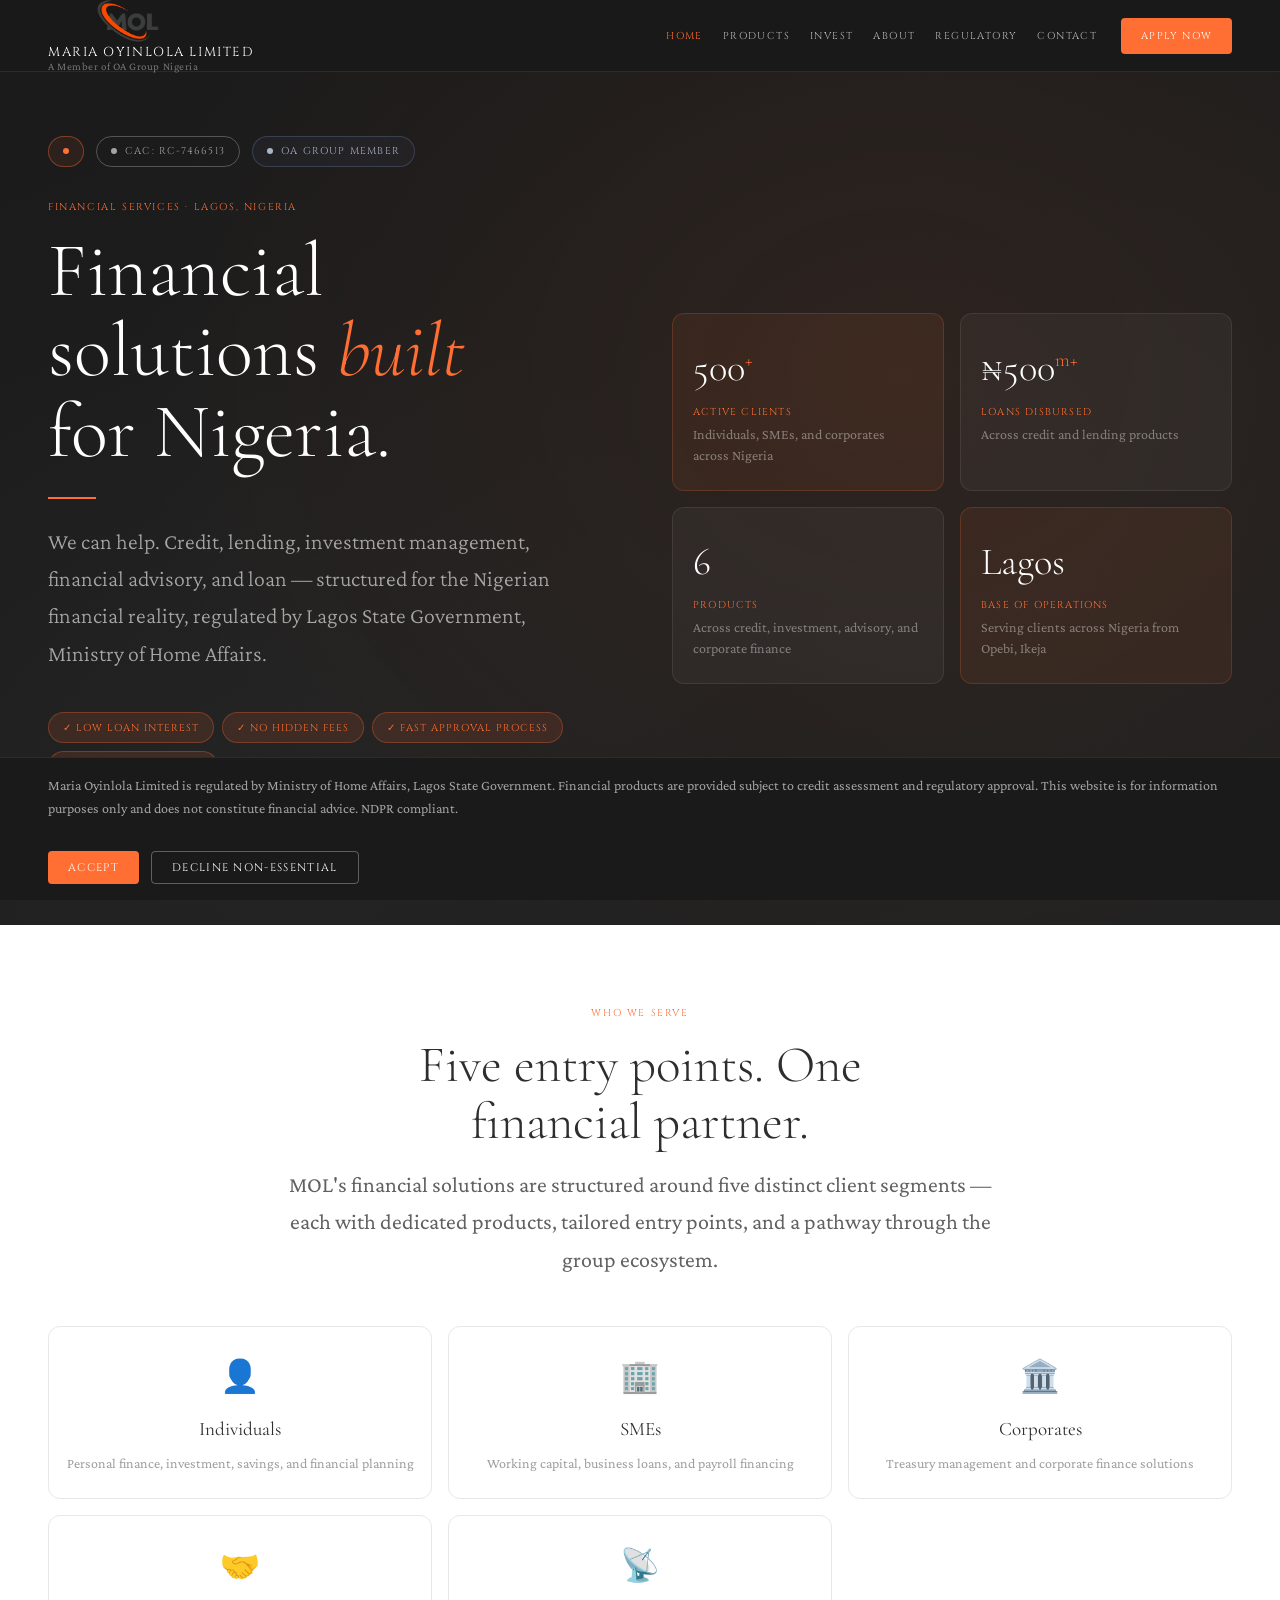
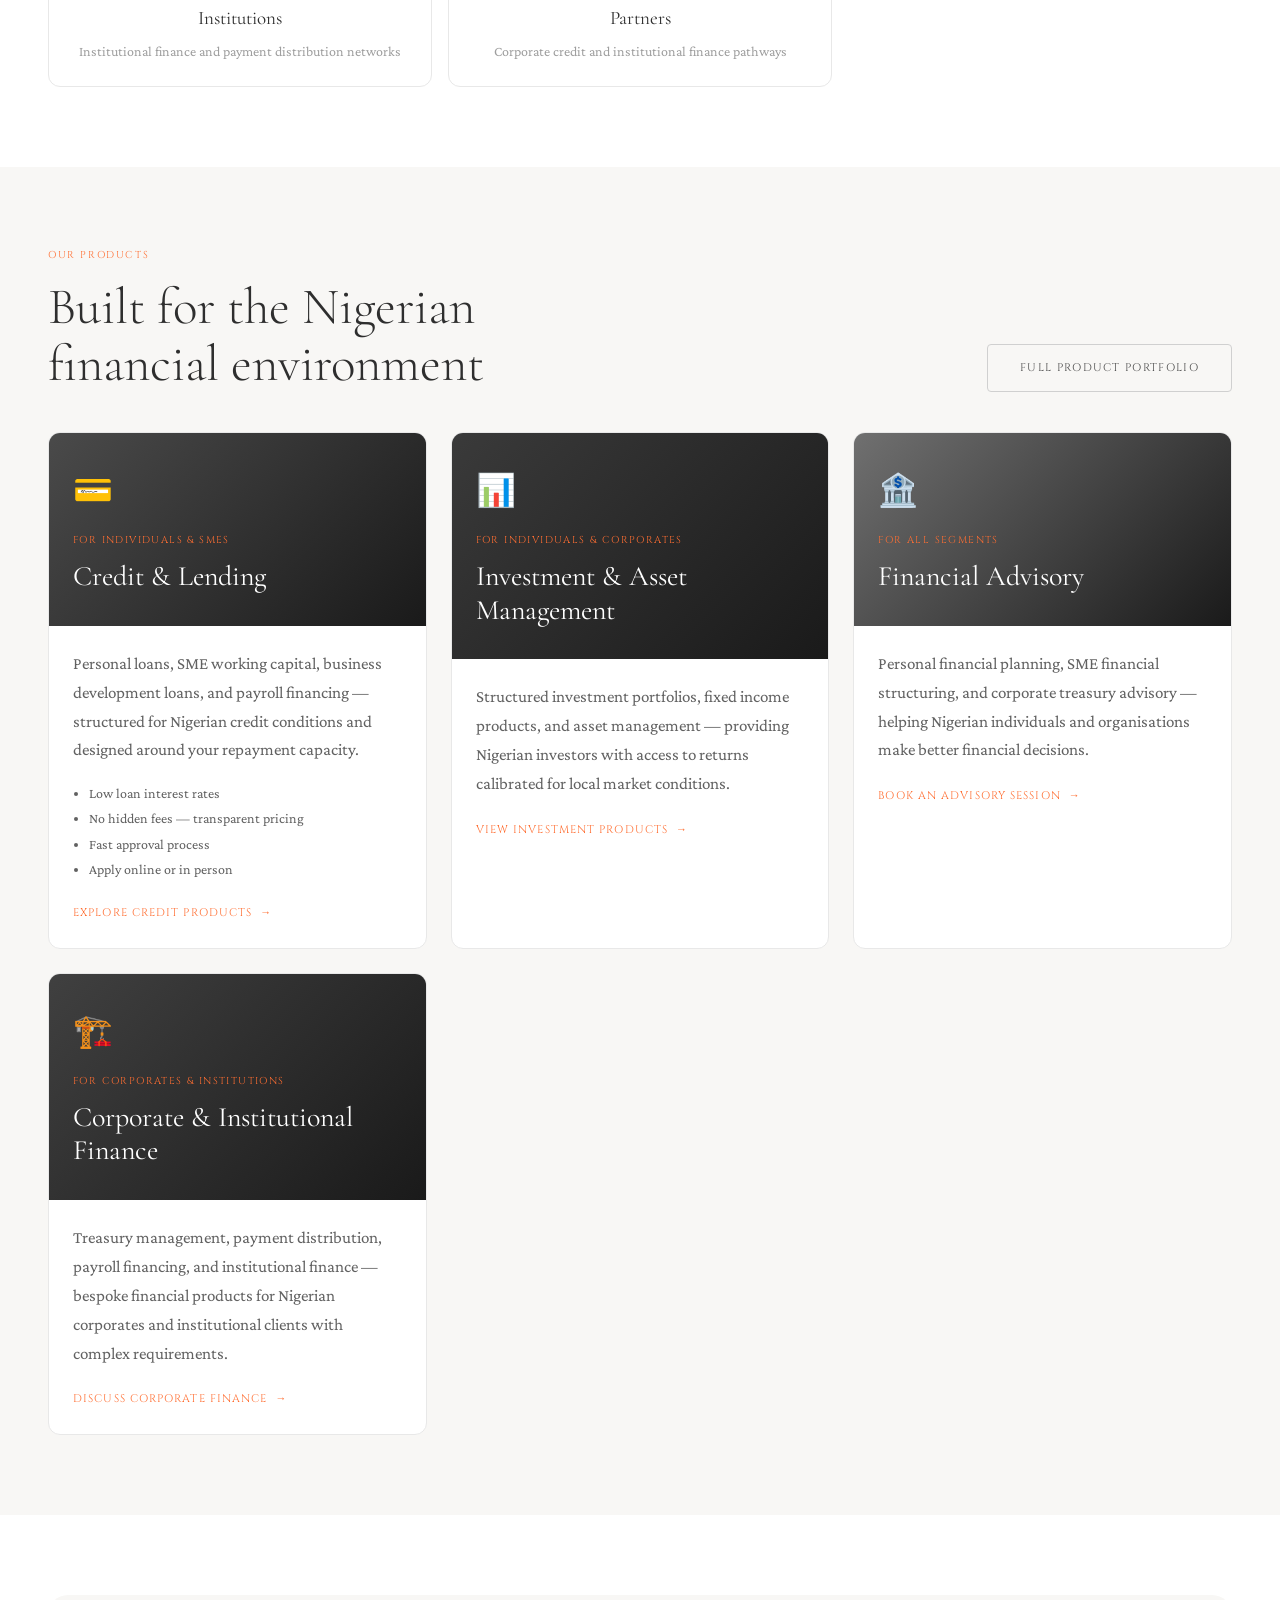
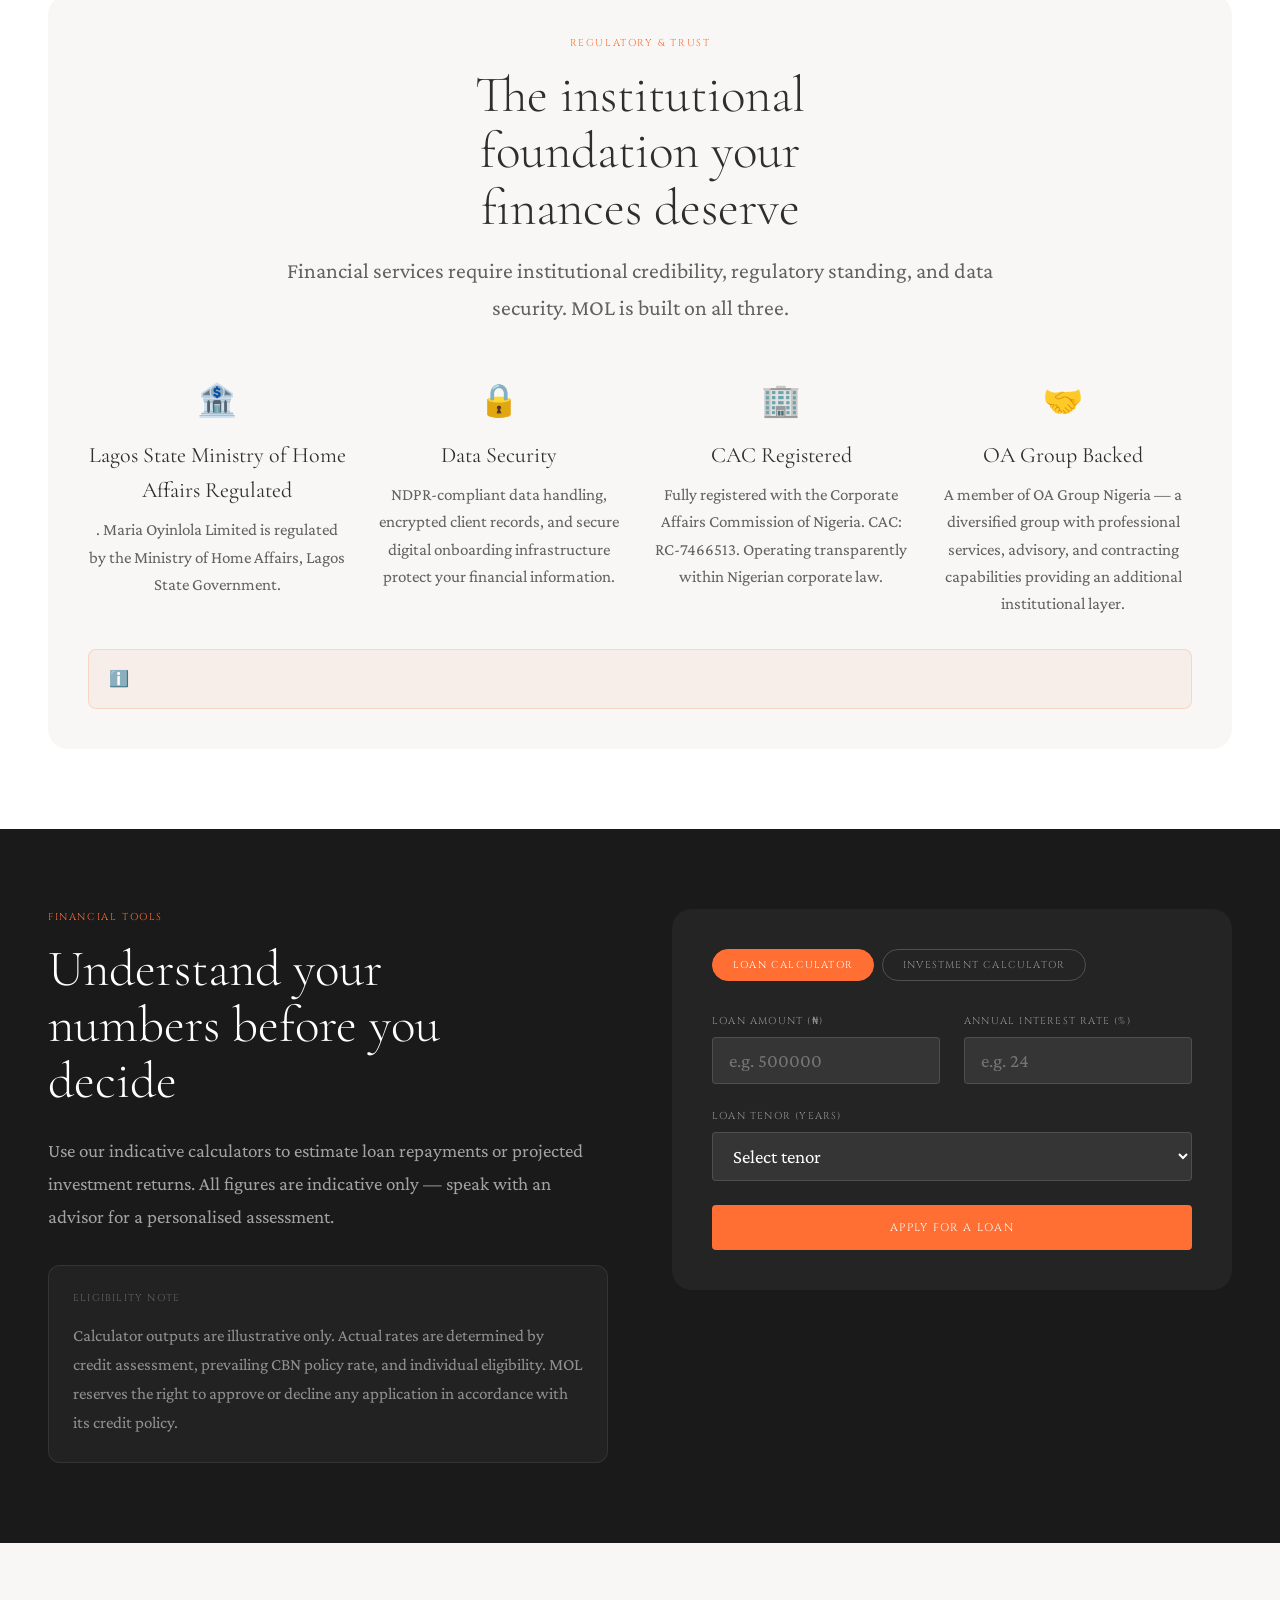
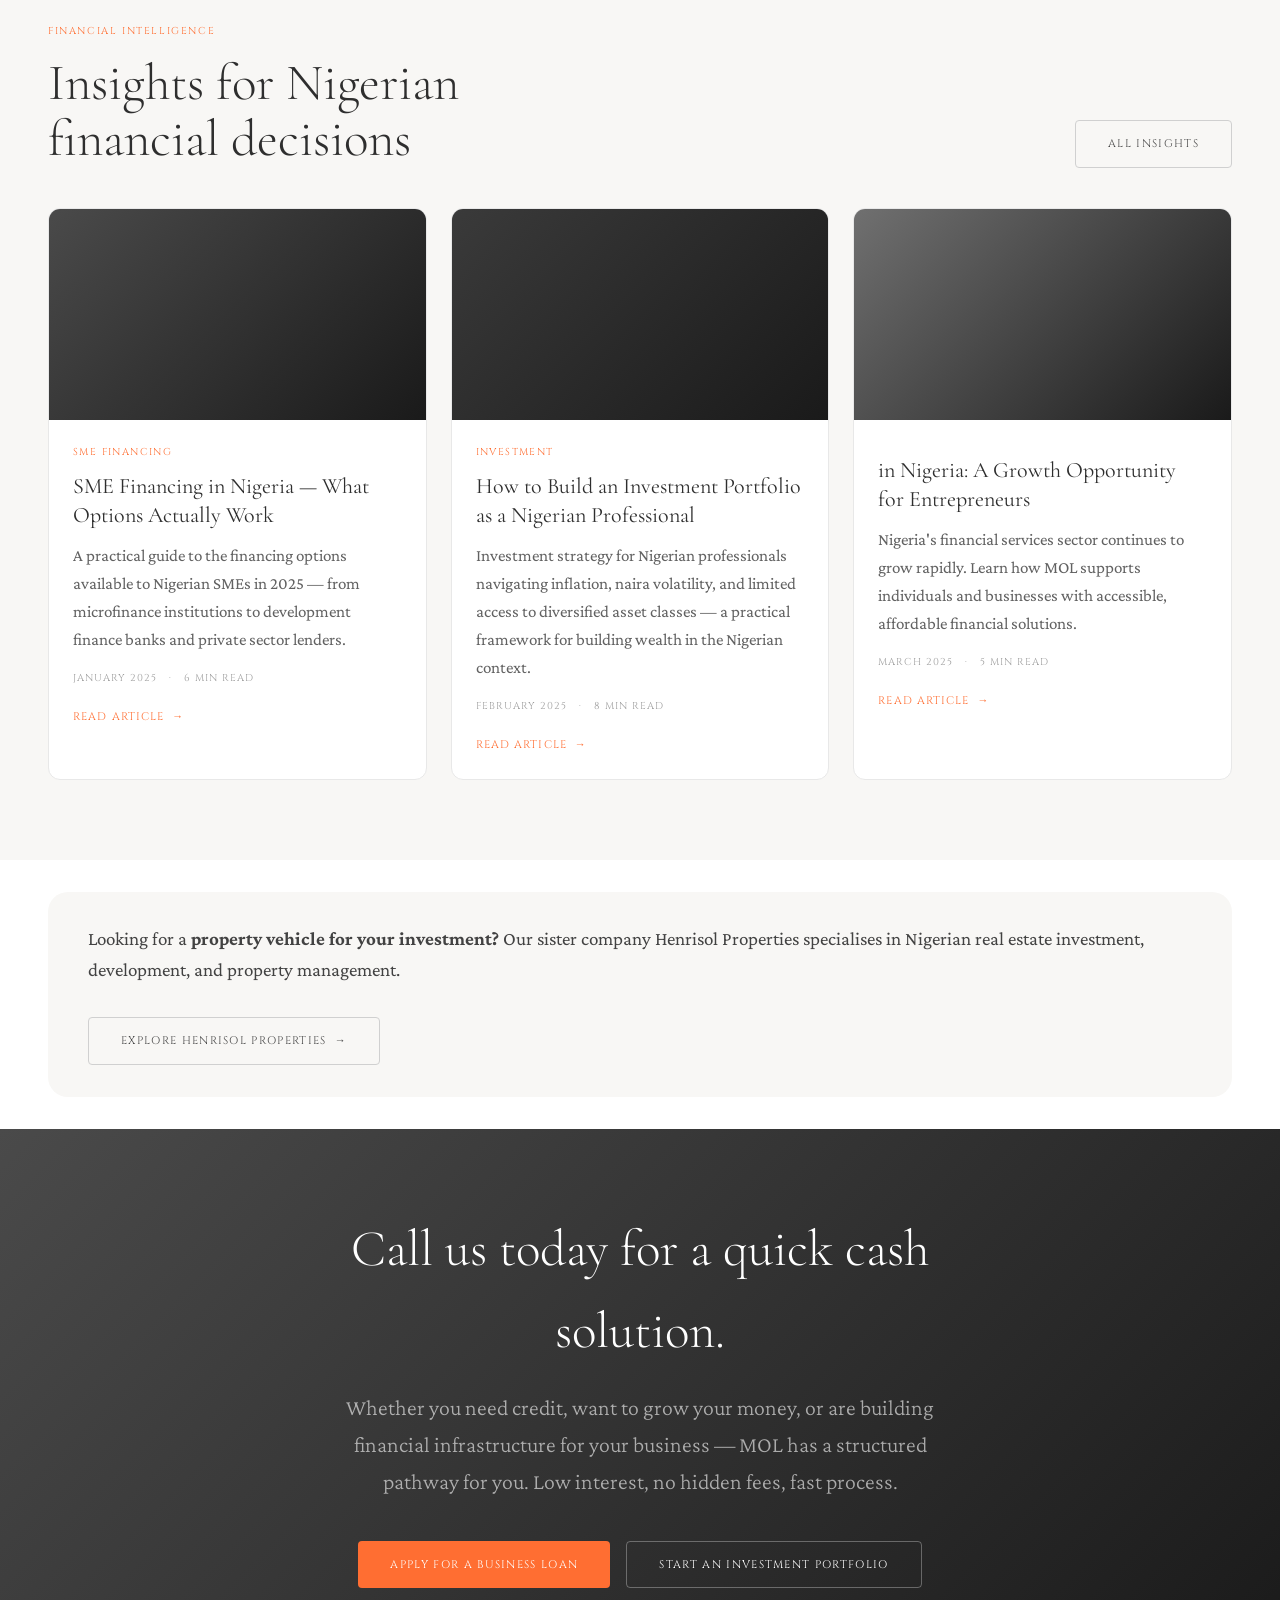
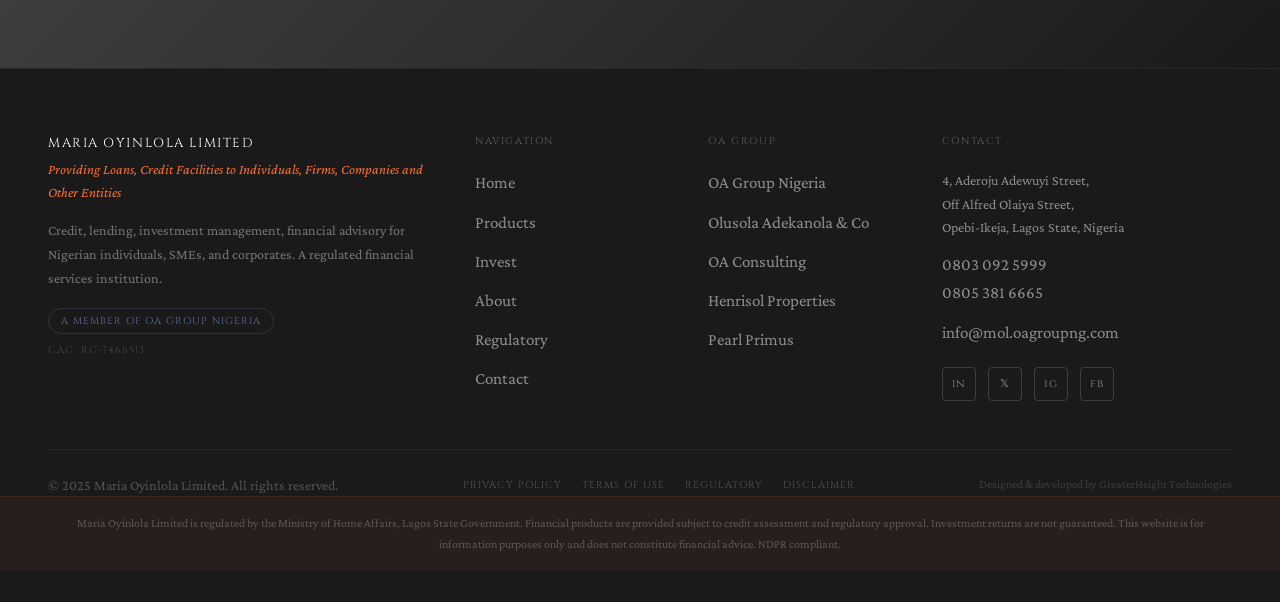
<file: index.html>
<!DOCTYPE html>
<html lang="en">
<head>
  <meta charset="UTF-8">
  <meta name="viewport" content="width=device-width, initial-scale=1.0">
  <title>Maria Oyinlola Limited (MOL) — Providing Loans, Credit Facilities to Individuals, Firms, Companies and Other Entities | Lagos</title>
  <meta name="description" content="Credit, lending, investment management, financial advisory for Nigerian individuals, SMEs, and corporates. A member of OA Group Nigeria.">
  <link rel="canonical" href="https://mol.oagroupng.com/">
  <meta property="og:type" content="website">
  <meta property="og:title" content="Maria Oyinlola Limited — Providing Loans, Credit Facilities to Individuals, Firms, Companies and Other Entities">
  <meta property="og:description" content="Credit, lending, investment management, financial advisory, for Nigerian individuals, SMEs, and corporates.">
  <meta property="og:url" content="https://mol.oagroupng.com/">
  <meta name="twitter:card" content="summary_large_image">
  <link rel="preconnect" href="https://fonts.googleapis.com">
  <link rel="preconnect" href="https://fonts.gstatic.com" crossorigin>
  <link href="https://fonts.googleapis.com/css2?family=Cinzel:wght@400;600;700&family=Cormorant+Garamond:ital,wght@0,300;0,400;0,600;1,300;1,400&family=Crimson+Pro:ital,wght@0,300;0,400;0,500;0,600;1,300;1,400&display=swap" rel="stylesheet">
  <link rel="stylesheet" href="/css/variables.css">
  <link rel="stylesheet" href="/css/styles.css">
  <link rel="stylesheet" href="/css/animations.css">
  <link rel="stylesheet" href="/css/responsive.css">
  <style>
    /* ── Hero ── */
    .hero {
      min-height: 100vh;
      background: linear-gradient(160deg, var(--dark-bg) 0%, #222 100%);
      display: flex;
      align-items: center;
      padding-top: var(--nav-height);
      position: relative;
      overflow: hidden;
    }
    .hero::before {
      content: '';
      position: absolute;
      inset: 0;
      background:
        radial-gradient(ellipse 60% 70% at 70% 40%, rgba(255,110,50,0.07), transparent),
        radial-gradient(ellipse 40% 50% at 20% 80%, rgba(112,112,112,0.06), transparent);
    }
    .hero__inner {
      position: relative;
      z-index: 1;
      display: grid;
      grid-template-columns: 1fr 1fr;
      gap: var(--sp-16);
      align-items: center;
      width: 100%;
      max-width: var(--max-width);
      margin: 0 auto;
      padding: var(--sp-16) var(--gutter);
    }
    .hero__trust-row {
      display: flex;
      flex-wrap: wrap;
      gap: var(--sp-3);
      margin-bottom: var(--sp-8);
    }
    .hero__since {
      font-family: var(--font-label);
      font-size: 10px;
      letter-spacing: 0.16em;
      text-transform: uppercase;
      color: var(--mol-orange);
      display: block;
      margin-bottom: var(--sp-4);
    }
    .hero__headline {
      font-family: var(--font-display);
      font-size: clamp(3rem, 6vw, 5.5rem);
      font-weight: 300;
      color: var(--white);
      line-height: 1.05;
      margin-bottom: var(--sp-6);
    }
    .hero__headline em { color: var(--mol-orange); font-style: italic; }
    .hero__divider {
      width: 48px;
      height: 2px;
      background: var(--mol-orange);
      margin-bottom: var(--sp-6);
    }
    .hero__sub {
      font-family: var(--font-body);
      font-size: var(--text-xl);
      color: rgba(255,255,255,0.6);
      font-weight: 300;
      line-height: 1.7;
      max-width: 46ch;
      margin-bottom: var(--sp-10);
    }
    .hero__actions { display: flex; gap: var(--sp-4); flex-wrap: wrap; }
    /* Right panel — metrics */
    .hero__right {
      display: grid;
      grid-template-columns: 1fr 1fr;
      gap: var(--sp-4);
    }
    .hero-metric {
      background: rgba(255,255,255,0.04);
      border: 1px solid rgba(255,255,255,0.08);
      border-radius: var(--radius-lg);
      padding: var(--sp-6) var(--sp-5);
    }
    .hero-metric--accent {
      background: rgba(255,110,50,0.08);
      border-color: rgba(255,110,50,0.2);
    }
    .hero-metric--span { grid-column: span 2; }
    .hero-metric__num {
      font-family: var(--font-display);
      font-size: clamp(var(--text-3xl), 3vw, var(--text-4xl));
      font-weight: 300;
      color: var(--white);
      margin-bottom: var(--sp-1);
    }
    .hero-metric__num sup { font-size: 0.5em; vertical-align: super; color: var(--mol-orange); }
    .hero-metric__label {
      font-family: var(--font-label);
      font-size: 10px;
      letter-spacing: 0.12em;
      text-transform: uppercase;
      color: var(--mol-orange);
      margin-bottom: var(--sp-1);
    }
    .hero-metric__desc {
      font-family: var(--font-body);
      font-size: var(--text-sm);
      color: rgba(255,255,255,0.4);
      line-height: 1.5;
    }
    /* Trust block */
    .trust-block {
      background: var(--off-white);
      border-radius: var(--radius-xl);
      padding: var(--sp-10);
    }
    .trust-grid {
      display: grid;
      grid-template-columns: repeat(4, 1fr);
      gap: var(--sp-6);
    }
    .trust-item { text-align: center; }
    .trust-item__icon { font-size: 2rem; margin-bottom: var(--sp-3); }
    .trust-item__title {
      font-family: var(--font-display);
      font-size: var(--text-xl);
      font-weight: 400;
      color: var(--grey-800);
      margin-bottom: var(--sp-2);
    }
    .trust-item__desc {
      font-family: var(--font-body);
      font-size: var(--text-base);
      color: var(--grey-600);
      line-height: 1.6;
    }
    /* Reg notice inline */
    .reg-notice {
      background: rgba(255,110,50,0.06);
      border: 1px solid rgba(255,110,50,0.2);
      border-radius: var(--radius-md);
      padding: var(--sp-4) var(--sp-5);
      display: flex;
      align-items: flex-start;
      gap: var(--sp-3);
      margin-top: var(--sp-8);
    }
    .reg-notice__icon { flex-shrink: 0; }
    .reg-notice__text {
      font-family: var(--font-body);
      font-size: var(--text-sm);
      color: var(--grey-600);
      line-height: 1.65;
    }
    @media (max-width: 1024px) {
      .hero__inner { grid-template-columns: 1fr; }
      .hero__right { grid-template-columns: 1fr 1fr; }
      .trust-grid { grid-template-columns: repeat(2,1fr); }
    }
    @media (max-width: 768px) {
      .hero__right { grid-template-columns: 1fr; }
      .hero-metric--span { grid-column: span 1; }
    }
  </style>
  <script type="application/ld+json">
  {
    "@context": "https://schema.org",
    "@type": "FinancialService",
    "name": "Maria Oyinlola Limited",
    "alternateName": "MOL",
    "description": "Financial services company providing credit, lending, investment management, financial advisory for Nigerian individuals, SMEs, and corporates.",
    "url": "https://mol.oagroupng.com",
    "telephone": "+2348061650349",
    "email": "info@mol.oagroupng.com",
    "address": {
      "@type": "PostalAddress",
      "streetAddress": "4, Aderoju Adewuyi Street, Off Alfred Olaiya Street, Awuse Estate, Opebi, Ikeja",
      "addressLocality": "Lagos",
      "addressRegion": "Lagos State",
      "addressCountry": "NG"
    },
    "memberOf": {
      "@type": "Organization",
      "name": "OA Group Nigeria",
      "url": "https://oagroupng.com"
    },
    "areaServed": "Nigeria",
    "serviceType": ["Credit", "Lending", "Investment Management", "Financial Advisory", ""],
    "sameAs": ["https://linkedin.com/company/oagroupng", "https://x.com/oagroupng"]
  }
  </script>
</head>
<body>
  <a href="#main" class="skip-link">Skip to main content</a>

  <!-- Navigation -->
  <nav class="nav" id="mainNav" role="navigation" aria-label="Main navigation">
    <div class="nav__inner">
      <a href="/" class="nav__logo" aria-label="Maria Oyinlola Limited home">
        <!-- Logo: upload mol-oagroupng.png to /images/ before launch -->
        <img src="/images/mol-logo.png" alt="Maria Oyinlola Limited" style="height:auto;max-height:44px;width:auto;max-width:160px;display:block;margin-bottom:3px;object-fit:contain;" onerror="this.style.display='none'">
        <span class="nav__logo-name">Maria Oyinlola Limited</span>
        <span class="nav__logo-sub">A Member of OA Group Nigeria</span>
      </a>
      <div class="nav__links">
        <a href="/" class="nav__link nav__link--active">Home</a>
        <a href="/products/" class="nav__link">Products</a>
        <a href="/invest/" class="nav__link">Invest</a>
        <a href="/about/" class="nav__link">About</a>
        <a href="/regulatory/" class="nav__link">Regulatory</a>
        <a href="/contact/" class="nav__link">Contact</a>
      </div>
      <a href="/contact/" class="nav__cta">Apply Now</a>
      <!-- IMPORTANT: Uncomment login link when client portal is active
      <a href="#" class="nav__login">Client Login</a> -->
      <button class="nav__hamburger" id="navHamburger" aria-label="Open menu" aria-expanded="false" aria-controls="mobileMenu">
        <span></span><span></span><span></span>
      </button>
    </div>
  </nav>

  <div class="nav__mobile" id="mobileMenu" role="dialog" aria-label="Mobile navigation">
    <a href="/" class="nav__link">Home</a>
    <a href="/products/" class="nav__link">Products</a>
    <a href="/invest/" class="nav__link">Invest</a>
    <a href="/about/" class="nav__link">About</a>
    <a href="/regulatory/" class="nav__link">Regulatory</a>
    <a href="/contact/" class="nav__link">Contact</a>
    <a href="/contact/" class="nav__cta" style="margin-top:var(--sp-4);">Apply Now</a>
  </div>

  <main id="main">

    <!-- ── HERO ── -->
    <section class="hero" aria-label="Hero">
      <div class="hero__inner">
        <div>
          
          <div class="hero__trust-row">
            <span class="trust-badge trust-badge--reg">
              <span class="trust-badge__dot"></span>
              
            </span>
            <span class="trust-badge trust-badge--cac">
              <span class="trust-badge__dot"></span>
              CAC: RC-7466513
            </span>
            <span class="trust-badge trust-badge--group">
              <span class="trust-badge__dot"></span>
              OA Group Member
            </span>
          </div>
          <span class="hero__since">Financial Services · Lagos, Nigeria</span>
          <h1 class="hero__headline">Financial<br>solutions <em>built</em><br>for Nigeria.</h1>
          <div class="hero__divider" aria-hidden="true"></div>
          <p class="hero__sub">We can help. Credit, lending, investment management, financial advisory, and loan — structured for the Nigerian financial reality, regulated by Lagos State Government, Ministry of Home Affairs.</p>
          <!-- Banner selling points -->
          <div style="display:flex;flex-wrap:wrap;gap:var(--sp-2);margin-bottom:var(--sp-8);">
            <span style="display:inline-flex;align-items:center;gap:var(--sp-2);font-family:var(--font-label);font-size:10px;letter-spacing:0.1em;text-transform:uppercase;padding:0.4rem 0.875rem;border-radius:var(--radius-full);background:rgba(255,110,50,0.12);border:1px solid rgba(255,110,50,0.3);color:var(--mol-orange);">✓ Low Loan Interest</span>
            <span style="display:inline-flex;align-items:center;gap:var(--sp-2);font-family:var(--font-label);font-size:10px;letter-spacing:0.1em;text-transform:uppercase;padding:0.4rem 0.875rem;border-radius:var(--radius-full);background:rgba(255,110,50,0.12);border:1px solid rgba(255,110,50,0.3);color:var(--mol-orange);">✓ No Hidden Fees</span>
            <span style="display:inline-flex;align-items:center;gap:var(--sp-2);font-family:var(--font-label);font-size:10px;letter-spacing:0.1em;text-transform:uppercase;padding:0.4rem 0.875rem;border-radius:var(--radius-full);background:rgba(255,110,50,0.12);border:1px solid rgba(255,110,50,0.3);color:var(--mol-orange);">✓ Fast Approval Process</span>
            <span style="display:inline-flex;align-items:center;gap:var(--sp-2);font-family:var(--font-label);font-size:10px;letter-spacing:0.1em;text-transform:uppercase;padding:0.4rem 0.875rem;border-radius:var(--radius-full);background:rgba(255,110,50,0.12);border:1px solid rgba(255,110,50,0.3);color:var(--mol-orange);">✓ Online Application</span>
          </div>
          <div class="hero__actions">
            <a href="/products/" class="btn btn-orange">Explore Our Products</a>
            <a href="/invest/" class="btn btn-outline">Start Investing</a>
          </div>
        </div>

        <!-- Right metrics panel -->
        <div class="hero__right" aria-hidden="true">
          <div class="hero-metric hero-metric--accent">
            <div class="hero-metric__num">500<sup>+</sup></div>
            <div class="hero-metric__label">Active Clients</div>
            <div class="hero-metric__desc">Individuals, SMEs, and corporates across Nigeria</div>
          </div>
          <div class="hero-metric">
            <div class="hero-metric__num">₦500<sup>m+</sup></div>
            <div class="hero-metric__label">Loans Disbursed</div>
            <div class="hero-metric__desc">Across credit and lending products</div>
          </div>
          <div class="hero-metric">
            <div class="hero-metric__num">6</div>
            <div class="hero-metric__label">Products</div>
            <div class="hero-metric__desc">Across credit, investment, advisory, and corporate finance</div>
          </div>
          <div class="hero-metric hero-metric--accent">
            <div class="hero-metric__num">Lagos</div>
            <div class="hero-metric__label">Base of Operations</div>
            <div class="hero-metric__desc">Serving clients across Nigeria from Opebi, Ikeja</div>
          </div>
          
        </div>
      </div>
    </section>

    <!-- ── WHO WE SERVE ── -->
    <section class="section" aria-label="Client segments">
      <div class="container">
        <div style="text-align:center;margin-bottom:var(--sp-12);">
          <span class="section-label reveal">Who We Serve</span>
          <h2 class="section-title reveal reveal--delay-1" style="margin:0 auto var(--sp-4);">Five entry points. One financial partner.</h2>
          <p class="lead reveal reveal--delay-2" style="margin:0 auto;text-align:center;">MOL's financial solutions are structured around five distinct client segments — each with dedicated products, tailored entry points, and a pathway through the group ecosystem.</p>
        </div>
        <div class="segments-grid">
          <a href="/products/" class="segment-card reveal" style="text-decoration:none;">
            <div class="segment-card__icon">👤</div>
            <div class="segment-card__name">Individuals</div>
            <div class="segment-card__desc">Personal finance, investment, savings, and financial planning</div>
          </a>
          <a href="/products/" class="segment-card reveal reveal--delay-1" style="text-decoration:none;">
            <div class="segment-card__icon">🏢</div>
            <div class="segment-card__name">SMEs</div>
            <div class="segment-card__desc">Working capital, business loans, and payroll financing</div>
          </a>
          <a href="/products/" class="segment-card reveal reveal--delay-2" style="text-decoration:none;">
            <div class="segment-card__icon">🏛️</div>
            <div class="segment-card__name">Corporates</div>
            <div class="segment-card__desc">Treasury management and corporate finance solutions</div>
          </a>
          <a href="/products/" class="segment-card reveal reveal--delay-3" style="text-decoration:none;">
            <div class="segment-card__icon">🤝</div>
            <div class="segment-card__name">Institutions</div>
            <div class="segment-card__desc">Institutional finance and payment distribution networks</div>
          </a>
          <a href="/contact/" class="segment-card reveal reveal--delay-4" style="text-decoration:none;">
            <div class="segment-card__icon">📡</div>
            <div class="segment-card__name">Partners</div>
            <div class="segment-card__desc">Corporate credit and institutional finance pathways</div>
          </a>
        </div>
      </div>
    </section>

    <!-- ── PRODUCTS ── -->
    <section class="section" style="background:var(--off-white);" aria-label="Products">
      <div class="container">
        <div style="display:flex;justify-content:space-between;align-items:flex-end;margin-bottom:var(--sp-10);flex-wrap:wrap;gap:var(--sp-4);">
          <div>
            <span class="section-label reveal">Our Products</span>
            <h2 class="section-title reveal reveal--delay-1" style="margin-bottom:0;">Built for the Nigerian financial environment</h2>
          </div>
          <a href="/products/" class="btn btn-secondary reveal">Full Product Portfolio</a>
        </div>
        <div class="products-grid">
          <div class="product-card reveal">
            <div class="product-card__header" style="background:linear-gradient(135deg,var(--mol-grey-dark),var(--dark-bg));">
              <div class="product-card__icon">💳</div>
              <div class="product-card__cat">For Individuals & SMEs</div>
              <div class="product-card__name">Credit & Lending</div>
            </div>
            <div class="product-card__body">
              <p class="product-card__desc">Personal loans, SME working capital, business development loans, and payroll financing — structured for Nigerian credit conditions and designed around your repayment capacity.</p>
              <ul style="font-family:var(--font-body);font-size:var(--text-sm);color:var(--grey-600);line-height:1.8;margin:var(--sp-3) 0 var(--sp-4) var(--sp-4);">
                <li>Low loan interest rates</li>
                <li>No hidden fees — transparent pricing</li>
                <li>Fast approval process</li>
                <li>Apply online or in person</li>
              </ul>
              <a href="/products/" class="product-card__link">Explore Credit Products <span aria-hidden="true">→</span></a>
            </div>
          </div>
          <div class="product-card reveal reveal--delay-1">
            <div class="product-card__header" style="background:linear-gradient(135deg,#3A3A3A,var(--dark-bg));">
              <div class="product-card__icon">📊</div>
              <div class="product-card__cat">For Individuals & Corporates</div>
              <div class="product-card__name">Investment & Asset Management</div>
            </div>
            <div class="product-card__body">
              <p class="product-card__desc">Structured investment portfolios, fixed income products, and asset management — providing Nigerian investors with access to returns calibrated for local market conditions.</p>
              <a href="/invest/" class="product-card__link">View Investment Products <span aria-hidden="true">→</span></a>
            </div>
          </div>
          <div class="product-card reveal reveal--delay-2">
            <div class="product-card__header" style="background:linear-gradient(135deg,var(--mol-grey),var(--dark-bg));">
              <div class="product-card__icon">🏦</div>
              <div class="product-card__cat">For All Segments</div>
              <div class="product-card__name">Financial Advisory</div>
            </div>
            <div class="product-card__body">
              <p class="product-card__desc">Personal financial planning, SME financial structuring, and corporate treasury advisory — helping Nigerian individuals and organisations make better financial decisions.</p>
              <a href="/products/" class="product-card__link">Book an Advisory Session <span aria-hidden="true">→</span></a>
            </div>
          </div>
          <div class="product-card reveal reveal--delay-1">
            <div class="product-card__header" style="background:linear-gradient(135deg,#404040,var(--dark-bg));">
              <div class="product-card__icon">🏗️</div>
              <div class="product-card__cat">For Corporates & Institutions</div>
              <div class="product-card__name">Corporate & Institutional Finance</div>
            </div>
            <div class="product-card__body">
              <p class="product-card__desc">Treasury management, payment distribution, payroll financing, and institutional finance — bespoke financial products for Nigerian corporates and institutional clients with complex requirements.</p>
              <a href="/contact/" class="product-card__link">Discuss Corporate Finance <span aria-hidden="true">→</span></a>
            </div>
          </div>
        </div>
      </div>
    </section>

    <!-- ── TRUST & REGULATORY ── -->
    <section class="section" aria-label="Trust and regulatory information">
      <div class="container">
        <div class="trust-block">
          <div style="text-align:center;margin-bottom:var(--sp-12);">
            <span class="section-label reveal">Regulatory & Trust</span>
            <h2 class="section-title reveal reveal--delay-1" style="margin:0 auto var(--sp-4);">The institutional foundation your finances deserve</h2>
            <p class="lead reveal reveal--delay-2" style="margin:0 auto;text-align:center;">Financial services require institutional credibility, regulatory standing, and data security. MOL is built on all three.</p>
          </div>
          <div class="trust-grid">
            <div class="trust-item reveal">
              <div class="trust-item__icon">🏦</div>
              <h3 class="trust-item__title">Lagos State Ministry of Home Affairs Regulated</h3>
              <p class="trust-item__desc"><!-- IMPORTANT: Insert confirmed CBN licence number and description before launch -->
              . Maria Oyinlola Limited is regulated by the Ministry of Home Affairs, Lagos State Government.</p>
            </div>
            <div class="trust-item reveal reveal--delay-1">
              <div class="trust-item__icon">🔒</div>
              <h3 class="trust-item__title">Data Security</h3>
              <p class="trust-item__desc">NDPR-compliant data handling, encrypted client records, and secure digital onboarding infrastructure protect your financial information.</p>
            </div>
            <div class="trust-item reveal reveal--delay-2">
              <div class="trust-item__icon">🏢</div>
              <h3 class="trust-item__title">CAC Registered</h3>
              <p class="trust-item__desc">Fully registered with the Corporate Affairs Commission of Nigeria. CAC: RC-7466513. Operating transparently within Nigerian corporate law.</p>
            </div>
            <div class="trust-item reveal reveal--delay-3">
              <div class="trust-item__icon">🤝</div>
              <h3 class="trust-item__title">OA Group Backed</h3>
              <p class="trust-item__desc">A member of OA Group Nigeria — a diversified group with professional services, advisory, and contracting capabilities providing an additional institutional layer.</p>
            </div>
          </div>
          <!-- IMPORTANT: This notice must remain until regulatory credentials are confirmed and inserted above -->
          <div class="reg-notice reveal">
            <div class="reg-notice__icon">ℹ️</div>
            
          </div>
        </div>
      </div>
    </section>

    <!-- ── CALCULATOR ── -->
    <section class="section" style="background:var(--dark-bg);" aria-label="Financial calculators">
      <div class="container">
        <div class="two-col">
          <div>
            <span class="section-label reveal" style="color:var(--mol-orange);">Financial Tools</span>
            <h2 class="section-title section-title--light reveal reveal--delay-1">Understand your numbers before you decide</h2>
            <p class="section-body reveal reveal--delay-2" style="color:rgba(255,255,255,0.6);margin-bottom:var(--sp-8);">Use our indicative calculators to estimate loan repayments or projected investment returns. All figures are indicative only — speak with an advisor for a personalised assessment.</p>
            <div class="reveal reveal--delay-3" style="background:rgba(255,255,255,0.04);border:1px solid rgba(255,255,255,0.08);border-radius:var(--radius-lg);padding:var(--sp-6);">
              <div style="font-family:var(--font-label);font-size:10px;letter-spacing:0.12em;text-transform:uppercase;color:rgba(255,255,255,0.3);margin-bottom:var(--sp-4);">Eligibility Note</div>
              <p style="font-family:var(--font-body);font-size:var(--text-base);color:rgba(255,255,255,0.5);line-height:1.7;">Calculator outputs are illustrative only. Actual rates are determined by credit assessment, prevailing CBN policy rate, and individual eligibility. MOL reserves the right to approve or decline any application in accordance with its credit policy.</p>
            </div>
          </div>
          <div class="reveal reveal--delay-1">
            <div class="calculator">
              <div class="calc-tabs" role="tablist">
                <button class="calc-tab active" data-panel="loanPanel" role="tab" aria-selected="true">Loan Calculator</button>
                <button class="calc-tab" data-panel="investPanel" role="tab" aria-selected="false">Investment Calculator</button>
              </div>

              <!-- Loan Panel -->
              <div class="calc-panel active" id="loanPanel" role="tabpanel">
                <div class="calc-row">
                  <div class="calc-field">
                    <label for="loanAmount">Loan Amount (₦)</label>
                    <input type="number" id="loanAmount" placeholder="e.g. 500000" min="50000" max="50000000">
                  </div>
                  <div class="calc-field">
                    <label for="loanRate">Annual Interest Rate (%)</label>
                    <input type="number" id="loanRate" placeholder="e.g. 24" min="1" max="100" step="0.5">
                  </div>
                </div>
                <div class="calc-field">
                  <label for="loanTenor">Loan Tenor (Years)</label>
                  <select id="loanTenor">
                    <option value="">Select tenor</option>
                    <option value="0.5">6 Months</option>
                    <option value="1">1 Year</option>
                    <option value="2">2 Years</option>
                    <option value="3">3 Years</option>
                    <option value="5">5 Years</option>
                  </select>
                </div>
                <div id="loanResult"></div>
                <a href="/contact/" class="btn btn-orange" style="width:100%;justify-content:center;margin-top:var(--sp-6);">Apply for a Loan</a>
              </div>

              <!-- Investment Panel -->
              <div class="calc-panel" id="investPanel" role="tabpanel">
                <div class="calc-row">
                  <div class="calc-field">
                    <label for="investAmount">Investment Amount (₦)</label>
                    <input type="number" id="investAmount" placeholder="e.g. 1000000" min="100000">
                  </div>
                  <div class="calc-field">
                    <label for="investRate">Annual Return (%)</label>
                    <!-- IMPORTANT: Replace indicative rate with confirmed, regulatory-approved rate before launch -->
                    <input type="number" id="investRate" placeholder="e.g. 18" min="1" max="50" step="0.5">
                  </div>
                </div>
                <div class="calc-field">
                  <label for="investTenor">Investment Period (Years)</label>
                  <select id="investTenor">
                    <option value="">Select period</option>
                    <option value="0.25">3 Months</option>
                    <option value="0.5">6 Months</option>
                    <option value="1">1 Year</option>
                    <option value="2">2 Years</option>
                    <option value="3">3 Years</option>
                  </select>
                </div>
                <div id="investResult"></div>
                <a href="/invest/" class="btn btn-orange" style="width:100%;justify-content:center;margin-top:var(--sp-6);">Start Investing</a>
              </div>
            </div>
          </div>
        </div>
      </div>
    </section>

    <!-- ── INSIGHTS ── -->
    <section class="section" style="background:var(--off-white);" aria-label="Financial insights">
      <div class="container">
        <div style="display:flex;justify-content:space-between;align-items:flex-end;margin-bottom:var(--sp-10);flex-wrap:wrap;gap:var(--sp-4);">
          <div>
            <span class="section-label reveal">Financial Intelligence</span>
            <h2 class="section-title reveal reveal--delay-1" style="margin-bottom:0;">Insights for Nigerian financial decisions</h2>
          </div>
          <a href="/products/" class="btn btn-secondary reveal">All Insights</a>
        </div>
        <div class="blog-grid">
          <article class="blog-card reveal">
            <div class="blog-card__img" style="background:linear-gradient(135deg,var(--mol-grey-dark),var(--dark-bg));"></div>
            <div class="blog-card__body">
              <span class="blog-card__cat">SME Financing</span>
              <h3 class="blog-card__title">SME Financing in Nigeria — What Options Actually Work</h3>
              <p class="blog-card__excerpt">A practical guide to the financing options available to Nigerian SMEs in 2025 — from microfinance institutions to development finance banks and private sector lenders.</p>
              <div class="blog-card__meta"><span>January 2025</span><span>·</span><span>6 min read</span></div>
              <a href="#" class="blog-card__link">Read Article <span aria-hidden="true">→</span></a>
            </div>
          </article>
          <article class="blog-card reveal reveal--delay-1">
            <div class="blog-card__img" style="background:linear-gradient(135deg,#3A3A3A,var(--dark-bg));"></div>
            <div class="blog-card__body">
              <span class="blog-card__cat">Investment</span>
              <h3 class="blog-card__title">How to Build an Investment Portfolio as a Nigerian Professional</h3>
              <p class="blog-card__excerpt">Investment strategy for Nigerian professionals navigating inflation, naira volatility, and limited access to diversified asset classes — a practical framework for building wealth in the Nigerian context.</p>
              <div class="blog-card__meta"><span>February 2025</span><span>·</span><span>8 min read</span></div>
              <a href="#" class="blog-card__link">Read Article <span aria-hidden="true">→</span></a>
            </div>
          </article>
          <article class="blog-card reveal reveal--delay-2">
            <div class="blog-card__img" style="background:linear-gradient(135deg,var(--mol-grey),var(--dark-bg));"></div>
            <div class="blog-card__body">
              <span class="blog-card__cat"></span>
              <h3 class="blog-card__title"> in Nigeria: A Growth Opportunity for Entrepreneurs</h3>
              <p class="blog-card__excerpt">Nigeria's financial services sector continues to grow rapidly. Learn how MOL supports individuals and businesses with accessible, affordable financial solutions.</p>
              <div class="blog-card__meta"><span>March 2025</span><span>·</span><span>5 min read</span></div>
              <a href="#" class="blog-card__link">Read Article <span aria-hidden="true">→</span></a>
            </div>
          </article>
        </div>
      </div>
    </section>

    <!-- ── CROSS-REFERRAL ── -->
    <section style="padding-block:var(--sp-8);" aria-label="Group cross-referral">
      <div class="container">
        <div class="cross-referral reveal">
          <p class="cross-referral__text">Looking for a <strong>property vehicle for your investment?</strong> Our sister company Henrisol Properties specialises in Nigerian real estate investment, development, and property management.</p>
          <a href="https://henrisol.oagroupng.com" class="btn btn-secondary" target="_blank" rel="noopener">Explore Henrisol Properties <span aria-hidden="true">→</span></a>
        </div>
      </div>
    </section>

    <!-- ── CTA ── -->
    <section class="cta-banner" aria-label="Call to action">
      <div class="cta-banner__content">
        <h2 class="cta-banner__title reveal">Call us today for a quick cash solution.</h2>
        <p class="cta-banner__sub reveal reveal--delay-1">Whether you need credit, want to grow your money, or are building financial infrastructure for your business — MOL has a structured pathway for you. Low interest, no hidden fees, fast process.</p>
        <div class="cta-banner__actions reveal reveal--delay-2">
          <a href="/contact/" class="btn btn-orange">Apply for a Business Loan</a>
          <a href="/invest/" class="btn btn-outline">Start an Investment Portfolio</a>
        </div>
      </div>
    </section>

  </main>

  <!-- Footer -->
  <footer class="footer" role="contentinfo">
    <div class="container">
      <div class="footer__grid">
        <div>
          <div class="footer__brand-name">Maria Oyinlola Limited</div>
          <div class="footer__brand-tag">Providing Loans, Credit Facilities to Individuals, Firms, Companies and Other Entities</div>
          <p class="footer__desc">Credit, lending, investment management, financial advisory for Nigerian individuals, SMEs, and corporates. A regulated financial services institution.</p>
          <a href="https://oagroupng.com" class="footer__group-badge" target="_blank" rel="noopener">A Member of OA Group Nigeria</a>
          <div class="footer__cac">CAC: RC-7466513</div>
        </div>
        <div>
          <div class="footer__col-title">Navigation</div>
          <nav class="footer__links" aria-label="Footer navigation">
            <a href="/" class="footer__link">Home</a>
            <a href="/products/" class="footer__link">Products</a>
            <a href="/invest/" class="footer__link">Invest</a>
            <a href="/about/" class="footer__link">About</a>
            <a href="/regulatory/" class="footer__link">Regulatory</a>
            <a href="/contact/" class="footer__link">Contact</a>
          </nav>
        </div>
        <div>
          <div class="footer__col-title">OA Group</div>
          <nav class="footer__links" aria-label="OA Group companies">
            <a href="https://oagroupng.com" class="footer__link" target="_blank" rel="noopener">OA Group Nigeria</a>
            <a href="https://olusolaadekanola.oagroupng.com" class="footer__link" target="_blank" rel="noopener">Olusola Adekanola & Co</a>
            <a href="https://oaconsulting.oagroupng.com" class="footer__link" target="_blank" rel="noopener">OA Consulting</a>
            <a href="https://henrisol.oagroupng.com" class="footer__link" target="_blank" rel="noopener">Henrisol Properties</a>
            <a href="https://pearlprimus.oagroupng.com" class="footer__link" target="_blank" rel="noopener">Pearl Primus</a>
          </nav>
        </div>
        <div>
          <div class="footer__col-title">Contact</div>
          <address style="font-style:normal;">
            <p class="footer__contact-item">4, Aderoju Adewuyi Street,<br>Off Alfred Olaiya Street,<br>Opebi-Ikeja, Lagos State, Nigeria</p>
            <p class="footer__contact-item"><a href="tel:+2348030925999" class="footer__link">0803 092 5999</a><br><a href="tel:+2348053816665" class="footer__link">0805 381 6665</a></p>
            <p class="footer__contact-item"><a href="mailto:info@mol.oagroupng.com" class="footer__link">info@mol.oagroupng.com</a></p>
          </address>
          <div class="footer__socials" aria-label="Social media">
            <a href="https://linkedin.com/company/oagroupng" class="footer__social" aria-label="LinkedIn" target="_blank" rel="noopener">in</a>
            <a href="https://x.com/oagroupng" class="footer__social" aria-label="X" target="_blank" rel="noopener">𝕏</a>
            <a href="https://instagram.com/oagroupng" class="footer__social" aria-label="Instagram" target="_blank" rel="noopener">ig</a>
            <a href="https://facebook.com/oagroupng" class="footer__social" aria-label="Facebook" target="_blank" rel="noopener">fb</a>
          </div>
        </div>
      </div>
      <div class="footer__bottom">
        <p class="footer__copy">© 2025 Maria Oyinlola Limited. All rights reserved.</p>
        <nav class="footer__legal" aria-label="Legal links">
          <a href="/privacy/">Privacy Policy</a>
          <a href="/terms/">Terms of Use</a>
          <a href="/regulatory/">Regulatory</a>
          <a href="/disclaimer/">Disclaimer</a>
        </nav>
        <p class="footer__dev">Designed & developed by GreaterHeight Technologies</p>
      </div>
    </div>
    <!-- Regulatory strip -->
    <div style="background:rgba(255,110,50,0.05);border-top:1px solid rgba(255,110,50,0.1);padding:var(--sp-4) 0;margin-top:0;">
      <div class="container" style="text-align:center;">
        <p style="font-family:var(--font-body);font-size:var(--text-xs);color:rgba(255,255,255,0.25);line-height:1.7;">
          Maria Oyinlola Limited is regulated by the Ministry of Home Affairs, Lagos State Government. Financial products are provided subject to credit assessment and regulatory approval. Investment returns are not guaranteed. This website is for information purposes only and does not constitute financial advice. NDPR compliant.
        </p>
      </div>
    </div>
  </footer>

  <button id="backToTop" aria-label="Back to top" style="position:fixed;bottom:2rem;right:2rem;width:44px;height:44px;border-radius:50%;background:var(--mol-orange);border:none;color:var(--white);font-size:18px;display:flex;align-items:center;justify-content:center;opacity:0;pointer-events:none;transition:opacity 0.3s;z-index:500;cursor:pointer;">↑</button>

  <div class="cookie-banner" id="cookieBanner" role="region" aria-label="Cookie consent">
    <p class="cookie-banner__text">Maria Oyinlola Limited is regulated by Ministry of Home Affairs, Lagos State Government. Financial products are provided subject to credit assessment and regulatory approval. This website is for information purposes only and does not constitute financial advice. NDPR compliant.</p>
    <div class="cookie-banner__actions">
      <button id="cookieAccept" class="btn btn-orange" style="padding:0.5rem 1.25rem;font-size:11px;">Accept</button>
      <button id="cookieDecline" class="btn btn-outline" style="padding:0.5rem 1.25rem;font-size:11px;">Decline Non-Essential</button>
    </div>
  </div>

  <script src="/js/navigation.js" defer></script>
  <script src="/js/main.js" defer></script>
</body>
</html>
</file>
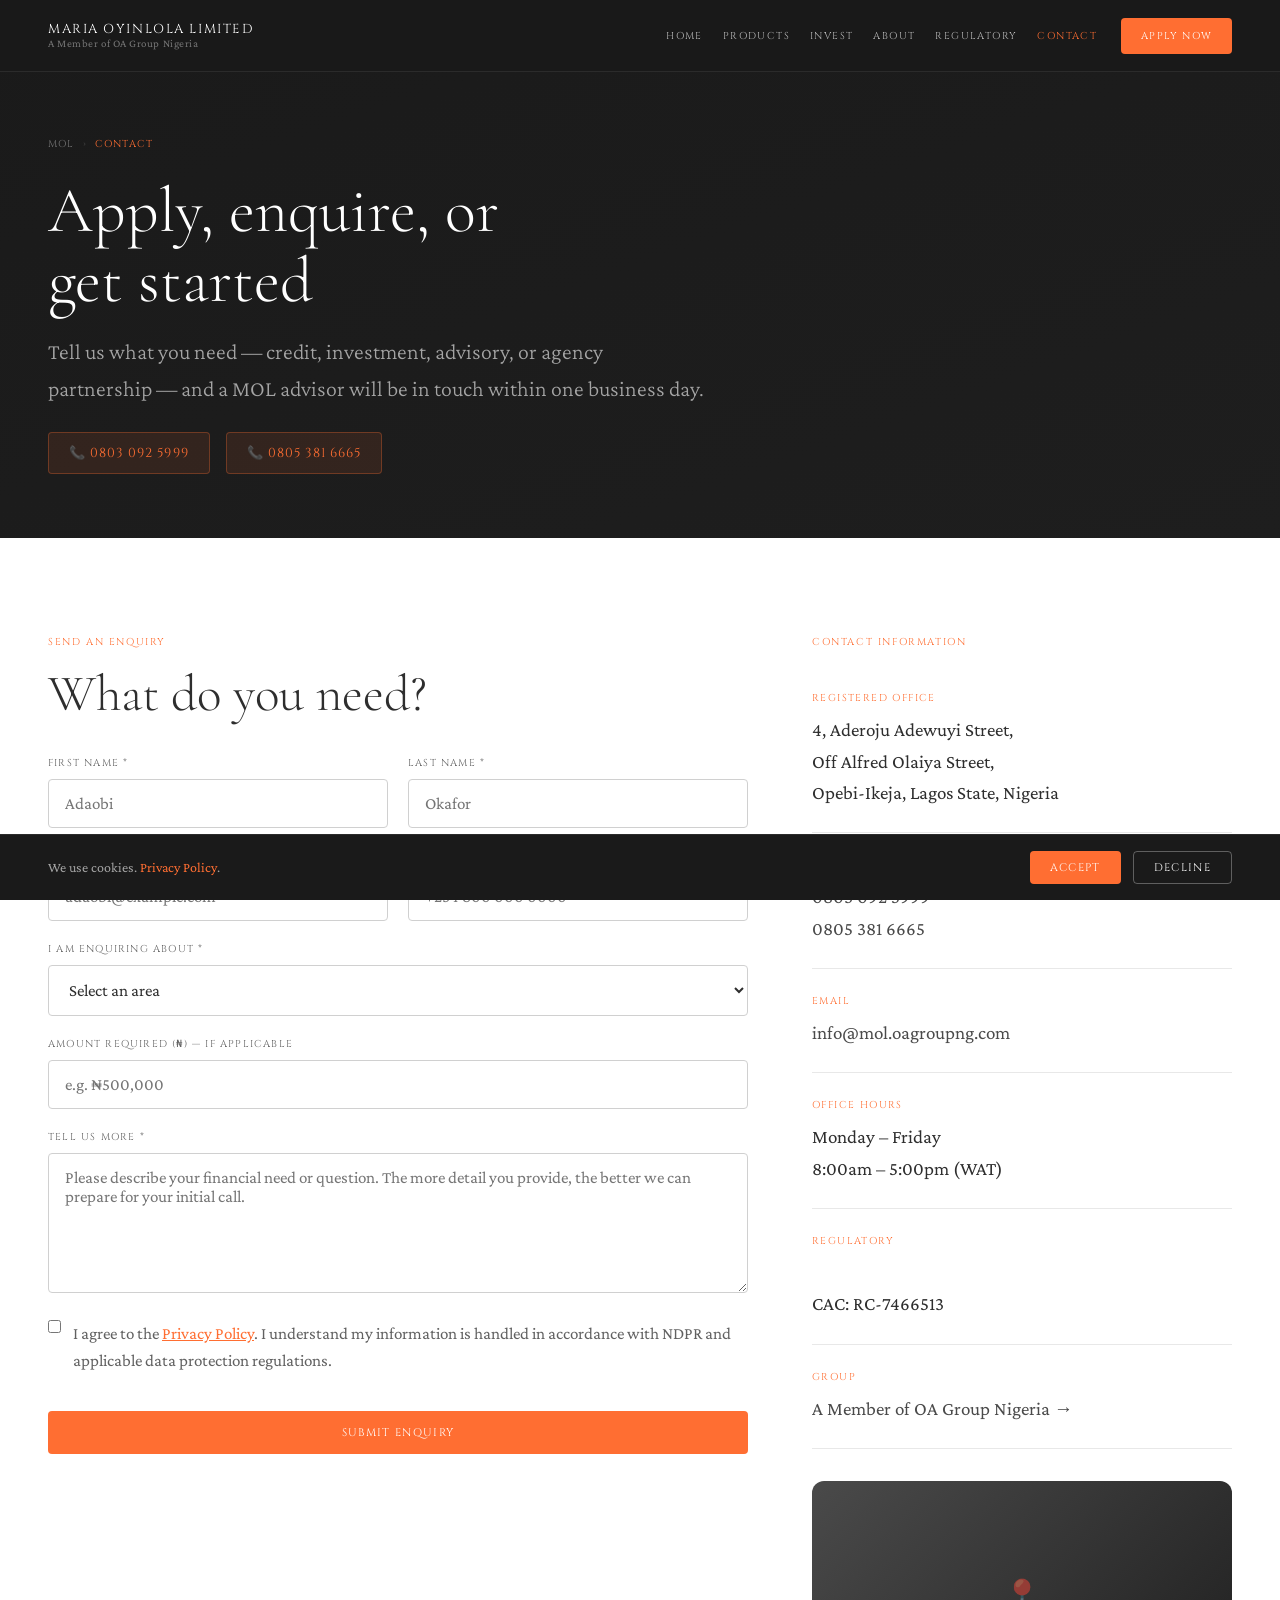
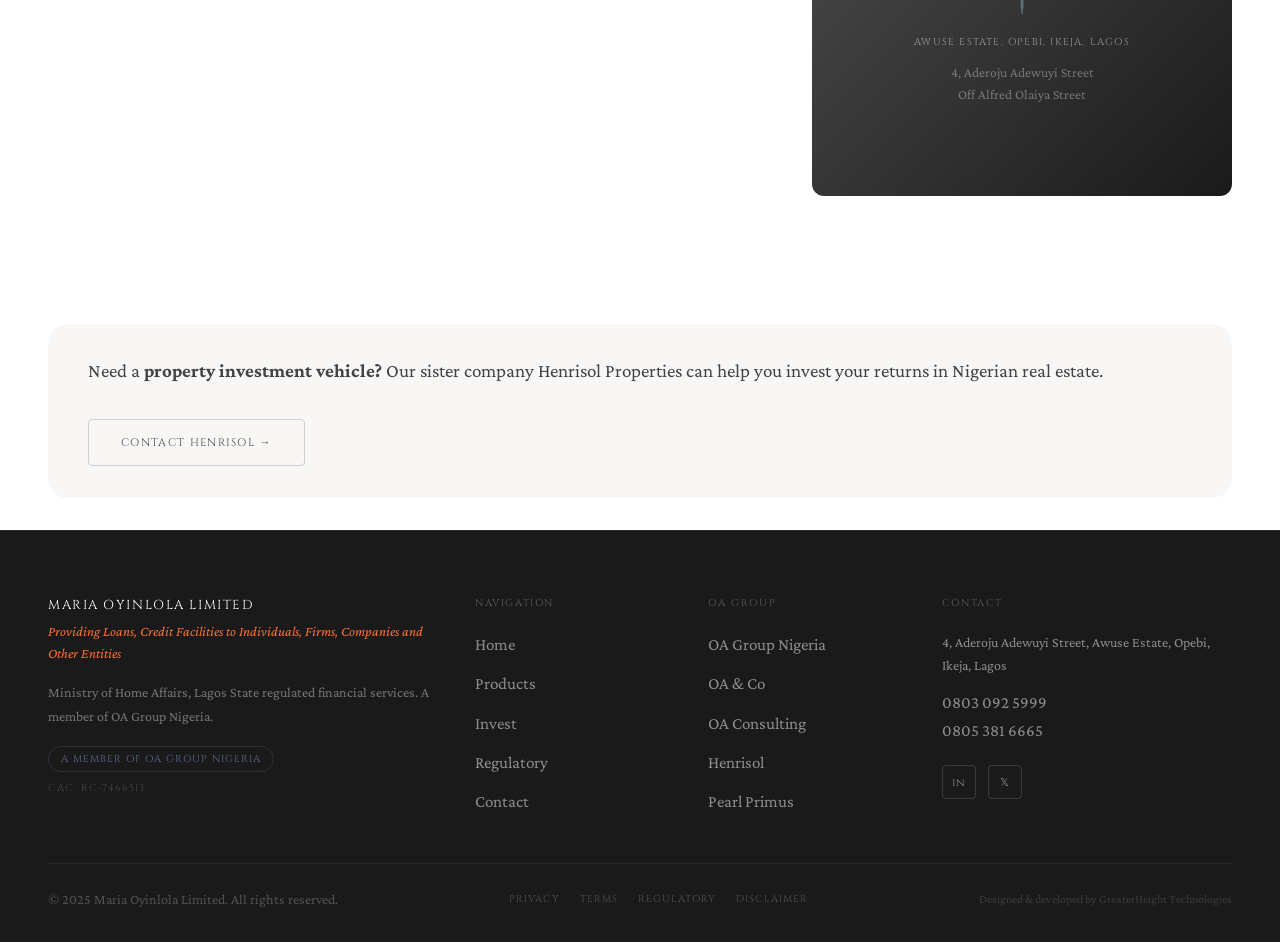
<file: contact/index.html>
<!DOCTYPE html>
<html lang="en">
<head>
  <meta charset="UTF-8"><meta name="viewport" content="width=device-width, initial-scale=1.0">
  <title>Contact & Apply — Maria Oyinlola Limited | Financial Services | Lagos</title>
  <meta name="description" content="Apply for a loan, start an investment, book a financial advisory session, or enquire about . Contact Maria Oyinlola Limited — Lagos State Ministry of Home Affairs regulated financial services in Lagos.">
  <link rel="canonical" href="https://mol.oagroupng.com/contact/">
  <link rel="preconnect" href="https://fonts.googleapis.com"><link rel="preconnect" href="https://fonts.gstatic.com" crossorigin>
  <link href="https://fonts.googleapis.com/css2?family=Cinzel:wght@400;600;700&family=Cormorant+Garamond:ital,wght@0,300;0,400;0,600;1,300;1,400&family=Crimson+Pro:ital,wght@0,300;0,400;0,500;0,600;1,300;1,400&display=swap" rel="stylesheet">
  <link rel="stylesheet" href="/css/variables.css"><link rel="stylesheet" href="/css/styles.css"><link rel="stylesheet" href="/css/animations.css"><link rel="stylesheet" href="/css/responsive.css">
  <style>
    .page-hero{background:linear-gradient(160deg,var(--dark-bg) 0%,#1E1E1E 100%);padding-top:calc(var(--nav-height) + var(--sp-16));padding-bottom:var(--sp-16);}
    .contact-layout{display:grid;grid-template-columns:2fr 1.2fr;gap:var(--sp-16);align-items:start;}
    .contact-info-item{padding:var(--sp-6) 0;border-bottom:1px solid var(--grey-100);}
    .contact-info-item:last-child{border-bottom:none;}
    .contact-info-label{font-family:var(--font-label);font-size:10px;letter-spacing:0.14em;text-transform:uppercase;color:var(--mol-orange);margin-bottom:var(--sp-2);}
    .contact-info-value{font-family:var(--font-body);font-size:var(--text-lg);color:var(--grey-800);line-height:1.65;}
    .contact-info-value a{color:var(--mol-grey-dark);transition:color 0.2s;}
    .contact-info-value a:hover{color:var(--mol-orange);}
    .map-placeholder{background:linear-gradient(135deg,var(--mol-grey-dark),var(--dark-bg));border-radius:var(--radius-lg);aspect-ratio:4/3;display:flex;flex-direction:column;align-items:center;justify-content:center;color:rgba(255,255,255,0.5);gap:var(--sp-3);margin-top:var(--sp-8);}
    .map-placeholder__icon{font-size:2rem;}
    .map-placeholder__text{font-family:var(--font-label);font-size:10px;letter-spacing:0.12em;text-transform:uppercase;}
    .form-success{display:none;text-align:center;padding:var(--sp-12);}
    .form-success h3{font-family:var(--font-display);font-size:var(--text-3xl);color:var(--mol-grey-dark);margin-bottom:var(--sp-4);}
    @media(max-width:1024px){.contact-layout{grid-template-columns:1fr;}}
  </style>
</head>
<body>
  <a href="#main" class="skip-link">Skip to main content</a>
  <nav class="nav" id="mainNav" role="navigation" aria-label="Main navigation">
    <div class="nav__inner">
      <a href="/" class="nav__logo"><span class="nav__logo-name">Maria Oyinlola Limited</span><span class="nav__logo-sub">A Member of OA Group Nigeria</span></a>
      <div class="nav__links"><a href="/" class="nav__link">Home</a><a href="/products/" class="nav__link">Products</a><a href="/invest/" class="nav__link">Invest</a><a href="/about/" class="nav__link">About</a><a href="/regulatory/" class="nav__link">Regulatory</a><a href="/contact/" class="nav__link nav__link--active">Contact</a></div>
      <a href="/contact/" class="nav__cta">Apply Now</a>
      <button class="nav__hamburger" id="navHamburger" aria-label="Open menu" aria-expanded="false" aria-controls="mobileMenu"><span></span><span></span><span></span></button>
    </div>
  </nav>
  <div class="nav__mobile" id="mobileMenu"><a href="/" class="nav__link">Home</a><a href="/products/" class="nav__link">Products</a><a href="/invest/" class="nav__link">Invest</a><a href="/about/" class="nav__link">About</a><a href="/regulatory/" class="nav__link">Regulatory</a><a href="/contact/" class="nav__link">Contact</a><a href="/contact/" class="nav__cta" style="margin-top:var(--sp-4);">Apply Now</a></div>

  <main id="main">
    <section class="page-hero">
      <div class="container">
        <nav aria-label="Breadcrumb" class="breadcrumb"><a href="/">MOL</a><span class="breadcrumb__sep">›</span><span class="breadcrumb__current">Contact</span></nav>
        <h1 style="font-family:var(--font-display);font-weight:300;font-size:clamp(2.5rem,5vw,5rem);color:var(--white);line-height:1.1;max-width:16ch;margin-bottom:var(--sp-4);">Apply, enquire, or get started</h1>
        <p style="font-family:var(--font-body);font-size:var(--text-xl);color:rgba(255,255,255,0.6);max-width:55ch;font-weight:300;line-height:1.7;">Tell us what you need — credit, investment, advisory, or agency partnership — and a MOL advisor will be in touch within one business day.</p>
        <div style="display:flex;flex-wrap:wrap;gap:var(--sp-4);margin-top:var(--sp-6);">
          <a href="tel:+2348030925999" style="display:inline-flex;align-items:center;gap:var(--sp-2);font-family:var(--font-label);font-size:13px;letter-spacing:0.08em;color:var(--mol-orange);background:rgba(255,110,50,0.1);border:1px solid rgba(255,110,50,0.3);padding:0.625rem 1.25rem;border-radius:var(--radius-sm);">📞 0803 092 5999</a>
          <a href="tel:+2348053816665" style="display:inline-flex;align-items:center;gap:var(--sp-2);font-family:var(--font-label);font-size:13px;letter-spacing:0.08em;color:var(--mol-orange);background:rgba(255,110,50,0.1);border:1px solid rgba(255,110,50,0.3);padding:0.625rem 1.25rem;border-radius:var(--radius-sm);">📞 0805 381 6665</a>
        </div>
      </div>
    </section>

    <section class="section section--lg">
      <div class="container">
        <div class="contact-layout">
          <div>
            <span class="section-label reveal">Send an Enquiry</span>
            <h2 class="section-title reveal reveal--delay-1" style="margin-bottom:var(--sp-8);">What do you need?</h2>
            <form data-validate id="contactForm" novalidate>
              <div class="form-row-2">
                <div class="form-group"><label class="form-label" for="firstName">First Name <span aria-hidden="true">*</span></label><input class="form-input" type="text" id="firstName" name="firstName" required autocomplete="given-name" placeholder="Adaobi"><p class="form-error">Please enter your first name.</p></div>
                <div class="form-group"><label class="form-label" for="lastName">Last Name <span aria-hidden="true">*</span></label><input class="form-input" type="text" id="lastName" name="lastName" required autocomplete="family-name" placeholder="Okafor"><p class="form-error">Please enter your last name.</p></div>
              </div>
              <div class="form-row-2">
                <div class="form-group"><label class="form-label" for="email">Email Address <span aria-hidden="true">*</span></label><input class="form-input" type="email" id="email" name="email" required autocomplete="email" placeholder="adaobi@example.com"><p class="form-error">Please enter a valid email address.</p></div>
                <div class="form-group"><label class="form-label" for="phone">Phone Number <span aria-hidden="true">*</span></label><input class="form-input" type="tel" id="phone" name="phone" required autocomplete="tel" placeholder="+234 800 000 0000"><p class="form-error">Please enter your phone number.</p></div>
              </div>
              <div class="form-group">
                <label class="form-label" for="service">I am enquiring about <span aria-hidden="true">*</span></label>
                <select class="form-select" id="service" name="service" required>
                  <option value="">Select an area</option>
                  <option value="personal-loan">Personal Loan</option>
                  <option value="business-loan">Business / SME Loan</option>
                  <option value="investment">Investment Portfolio</option>
                  <option value="financial-advisory">Financial Advisory Session</option>
                  <option value="digital-finance">Digital Finance</option>
                  
                  <option value="corporate-finance">Corporate / Institutional Finance</option>
                  <option value="general">General Enquiry</option>
                </select>
                <p class="form-error">Please select an area of interest.</p>
              </div>
              <div class="form-group"><label class="form-label" for="amount">Amount Required (₦) — if applicable</label><input class="form-input" type="text" id="amount" name="amount" placeholder="e.g. ₦500,000"></div>
              <div class="form-group"><label class="form-label" for="message">Tell us more <span aria-hidden="true">*</span></label><textarea class="form-textarea" id="message" name="message" required placeholder="Please describe your financial need or question. The more detail you provide, the better we can prepare for your initial call."></textarea><p class="form-error">Please tell us about your requirements.</p></div>
              <div class="form-group form-checkbox">
                <input type="checkbox" id="privacy" name="privacy" required>
                <label class="form-checkbox-label" for="privacy">I agree to the <a href="/privacy/" style="color:var(--mol-orange);text-decoration:underline;">Privacy Policy</a>. I understand my information is handled in accordance with NDPR and applicable data protection regulations.</label>
              </div>
              <button type="submit" class="btn btn-orange" style="width:100%;justify-content:center;margin-top:var(--sp-4);">Submit Enquiry</button>
              <div class="form-success" aria-live="polite">
                <h3>Enquiry received.</h3>
                <p>A MOL advisor will be in touch within one business day to discuss your requirements. All communications are strictly confidential.</p>
              </div>
            </form>
          </div>

          <div class="reveal reveal--delay-1">
            <span class="section-label">Contact Information</span>
            <div class="contact-info-item"><div class="contact-info-label">Registered Office</div><address class="contact-info-value" style="font-style:normal;">4, Aderoju Adewuyi Street,<br>Off Alfred Olaiya Street,<br>Opebi-Ikeja, Lagos State, Nigeria</address></div>
            <div class="contact-info-item"><div class="contact-info-label">Telephone</div><div class="contact-info-value"><a href="tel:+2348030925999">0803 092 5999</a><br><a href="tel:+2348053816665">0805 381 6665</a></div></div>
            <div class="contact-info-item"><div class="contact-info-label">Email</div><div class="contact-info-value"><a href="mailto:info@mol.oagroupng.com">info@mol.oagroupng.com</a></div></div>
            <div class="contact-info-item"><div class="contact-info-label">Office Hours</div><div class="contact-info-value">Monday – Friday<br>8:00am – 5:00pm (WAT)</div></div>
            <div class="contact-info-item"><div class="contact-info-label">Regulatory</div><div class="contact-info-value"><br>CAC: RC-7466513</div></div>
            <div class="contact-info-item"><div class="contact-info-label">Group</div><div class="contact-info-value"><a href="https://oagroupng.com" target="_blank" rel="noopener">A Member of OA Group Nigeria →</a></div></div>
            <div class="map-placeholder" role="img" aria-label="Office location — Awuse Estate, Opebi, Ikeja, Lagos">
              <div class="map-placeholder__icon" aria-hidden="true">📍</div>
              <div class="map-placeholder__text">Awuse Estate, Opebi, Ikeja, Lagos</div>
              <div style="font-family:var(--font-body);font-size:0.85rem;color:rgba(255,255,255,0.35);text-align:center;padding:0 var(--sp-4);">4, Aderoju Adewuyi Street<br>Off Alfred Olaiya Street</div>
            </div>
          </div>
        </div>
      </div>
    </section>

    <div style="padding-block:var(--sp-8);"><div class="container"><div class="cross-referral reveal"><p class="cross-referral__text">Need a <strong>property investment vehicle?</strong> Our sister company Henrisol Properties can help you invest your returns in Nigerian real estate.</p><a href="https://henrisol.oagroupng.com/contact/" class="btn btn-secondary" target="_blank" rel="noopener">Contact Henrisol →</a></div></div></div>
  </main>

  <footer class="footer" role="contentinfo"><div class="container"><div class="footer__grid"><div><div class="footer__brand-name">Maria Oyinlola Limited</div><div class="footer__brand-tag">Providing Loans, Credit Facilities to Individuals, Firms, Companies and Other Entities</div><p class="footer__desc">Ministry of Home Affairs, Lagos State regulated financial services. A member of OA Group Nigeria.</p><a href="https://oagroupng.com" class="footer__group-badge" target="_blank" rel="noopener">A Member of OA Group Nigeria</a><div class="footer__cac">CAC: RC-7466513</div></div><div><div class="footer__col-title">Navigation</div><nav class="footer__links"><a href="/" class="footer__link">Home</a><a href="/products/" class="footer__link">Products</a><a href="/invest/" class="footer__link">Invest</a><a href="/regulatory/" class="footer__link">Regulatory</a><a href="/contact/" class="footer__link">Contact</a></nav></div><div><div class="footer__col-title">OA Group</div><nav class="footer__links"><a href="https://oagroupng.com" class="footer__link" target="_blank" rel="noopener">OA Group Nigeria</a><a href="https://olusolaadekanola.oagroupng.com" class="footer__link" target="_blank" rel="noopener">OA & Co</a><a href="https://oaconsulting.oagroupng.com" class="footer__link" target="_blank" rel="noopener">OA Consulting</a><a href="https://henrisol.oagroupng.com" class="footer__link" target="_blank" rel="noopener">Henrisol</a><a href="https://pearlprimus.oagroupng.com" class="footer__link" target="_blank" rel="noopener">Pearl Primus</a></nav></div><div><div class="footer__col-title">Contact</div><address style="font-style:normal;"><p class="footer__contact-item">4, Aderoju Adewuyi Street, Awuse Estate, Opebi, Ikeja, Lagos</p><p class="footer__contact-item"><a href="tel:+2348030925999" class="footer__link">0803 092 5999</a><br><a href="tel:+2348053816665" class="footer__link">0805 381 6665</a></p></address><div class="footer__socials"><a href="https://linkedin.com/company/oagroupng" class="footer__social" aria-label="LinkedIn" target="_blank" rel="noopener">in</a><a href="https://x.com/oagroupng" class="footer__social" aria-label="X" target="_blank" rel="noopener">𝕏</a></div></div></div><div class="footer__bottom"><p class="footer__copy">© 2025 Maria Oyinlola Limited. All rights reserved.</p><nav class="footer__legal"><a href="/privacy/">Privacy</a><a href="/terms/">Terms</a><a href="/regulatory/">Regulatory</a><a href="/disclaimer/">Disclaimer</a></nav><p class="footer__dev">Designed & developed by GreaterHeight Technologies</p></div></div></footer>
  <button id="backToTop" aria-label="Back to top" style="position:fixed;bottom:2rem;right:2rem;width:44px;height:44px;border-radius:50%;background:var(--mol-orange);border:none;color:var(--white);font-size:18px;display:flex;align-items:center;justify-content:center;opacity:0;pointer-events:none;transition:opacity 0.3s;z-index:500;cursor:pointer;">↑</button>
  <div class="cookie-banner" id="cookieBanner"><p class="cookie-banner__text">We use cookies. <a href="/privacy/" style="color:var(--mol-orange);">Privacy Policy</a>.</p><div class="cookie-banner__actions"><button id="cookieAccept" class="btn btn-orange" style="padding:0.5rem 1.25rem;font-size:11px;">Accept</button><button id="cookieDecline" class="btn btn-outline" style="padding:0.5rem 1.25rem;font-size:11px;">Decline</button></div></div>
  <script src="/js/navigation.js" defer></script><script src="/js/main.js" defer></script>
</body>
</html>
</file>
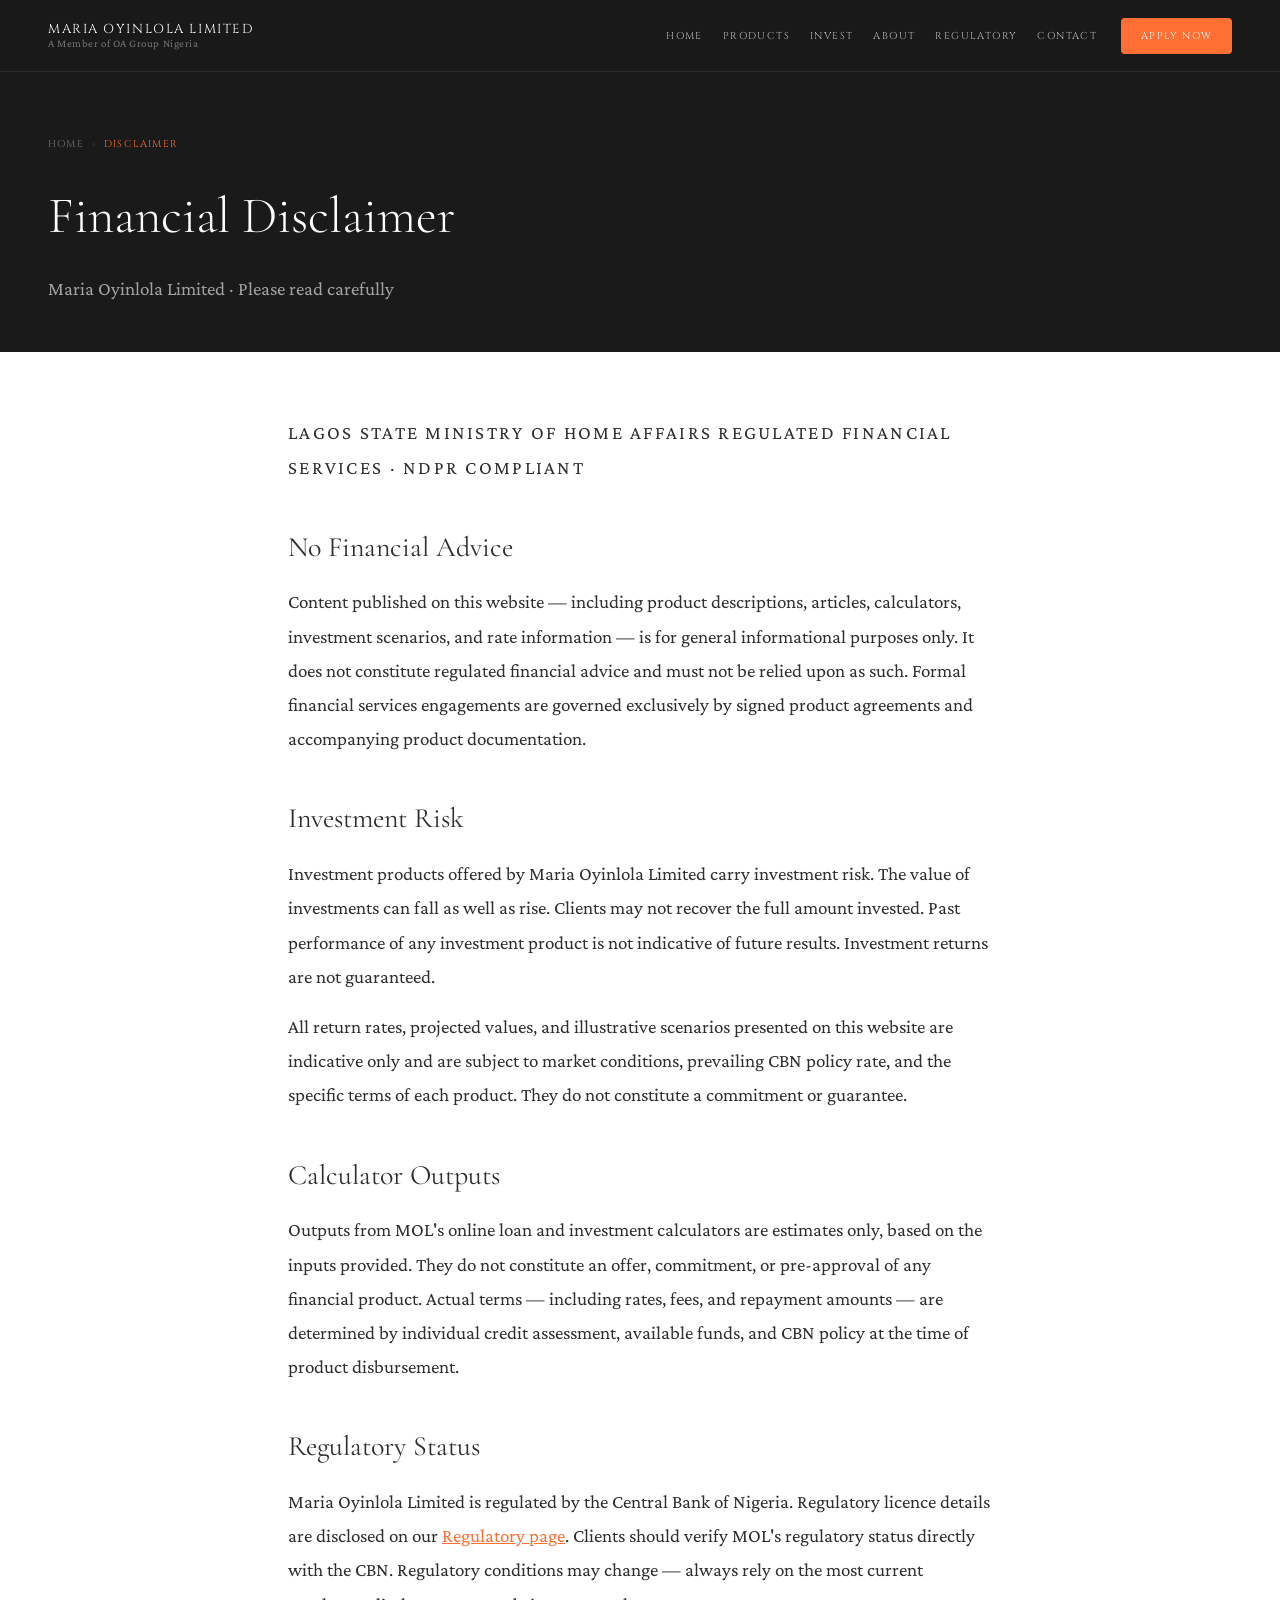
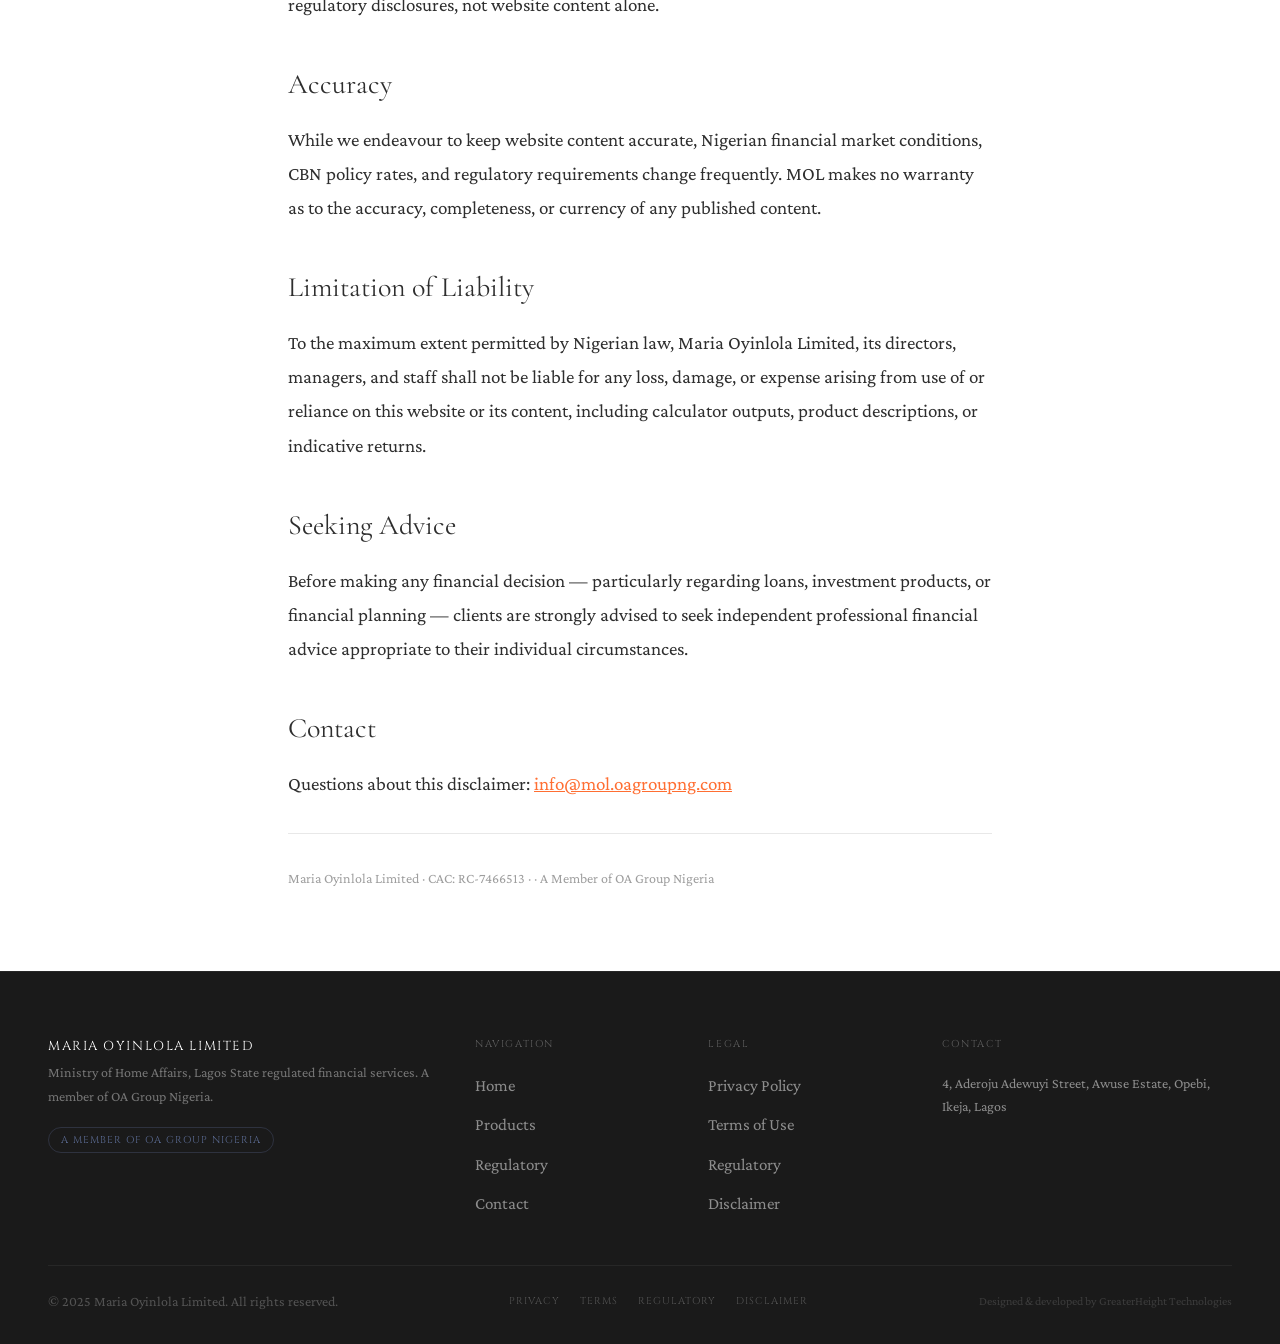
<file: disclaimer/index.html>
<!DOCTYPE html>
<html lang="en"><head><meta charset="UTF-8"><meta name="viewport" content="width=device-width, initial-scale=1.0"><title>Financial Disclaimer — Maria Oyinlola Limited</title><meta name="description" content="Financial services disclaimer for Maria Oyinlola Limited. Website content does not constitute financial advice. Investment products carry risk."><link rel="canonical" href="https://mol.oagroupng.com/disclaimer/"><link rel="preconnect" href="https://fonts.googleapis.com"><link rel="preconnect" href="https://fonts.gstatic.com" crossorigin><link href="https://fonts.googleapis.com/css2?family=Cinzel:wght@400;600;700&family=Cormorant+Garamond:ital,wght@0,300;0,400;0,600;1,300;1,400&family=Crimson+Pro:ital,wght@0,300;0,400;0,500;0,600;1,300;1,400&display=swap" rel="stylesheet"><link rel="stylesheet" href="/css/variables.css"><link rel="stylesheet" href="/css/styles.css"><link rel="stylesheet" href="/css/responsive.css"><style>.legal-hero{background:var(--dark-bg);padding-top:calc(var(--nav-height) + var(--sp-16));padding-bottom:var(--sp-12);}.legal-body{max-width:800px;margin:0 auto;padding:var(--sp-16) var(--gutter);}.legal-body h2{font-family:var(--font-display);font-size:var(--text-2xl);color:var(--grey-800);margin:var(--sp-10) 0 var(--sp-4);font-weight:400;}.legal-body p{font-family:var(--font-body);font-size:var(--text-lg);color:var(--grey-800);line-height:1.8;margin-bottom:var(--sp-4);max-width:none;}.legal-body a{color:var(--mol-orange);text-decoration:underline;}.legal-meta{font-family:var(--font-label);font-size:10px;letter-spacing:0.12em;text-transform:uppercase;color:var(--grey-400);margin-bottom:var(--sp-8);}.legal-divider{border:none;border-top:1px solid var(--grey-100);margin:var(--sp-8) 0;}</style></head><body>
<a href="#main" class="skip-link">Skip to main content</a>
<nav class="nav" id="mainNav" role="navigation" aria-label="Main navigation"><div class="nav__inner"><a href="/" class="nav__logo"><span class="nav__logo-name">Maria Oyinlola Limited</span><span class="nav__logo-sub">A Member of OA Group Nigeria</span></a><div class="nav__links"><a href="/" class="nav__link">Home</a><a href="/products/" class="nav__link">Products</a><a href="/invest/" class="nav__link">Invest</a><a href="/about/" class="nav__link">About</a><a href="/regulatory/" class="nav__link">Regulatory</a><a href="/contact/" class="nav__link">Contact</a></div><a href="/contact/" class="nav__cta">Apply Now</a><button class="nav__hamburger" id="navHamburger" aria-label="Open menu" aria-expanded="false" aria-controls="mobileMenu"><span></span><span></span><span></span></button></div></nav>
<div class="nav__mobile" id="mobileMenu"><a href="/" class="nav__link">Home</a><a href="/products/" class="nav__link">Products</a><a href="/invest/" class="nav__link">Invest</a><a href="/regulatory/" class="nav__link">Regulatory</a><a href="/contact/" class="nav__link">Contact</a><a href="/contact/" class="nav__cta" style="margin-top:var(--sp-4);">Apply Now</a></div>
<main id="main">
<section class="legal-hero"><div class="container"><nav aria-label="Breadcrumb" class="breadcrumb"><a href="/">Home</a><span class="breadcrumb__sep">›</span><span class="breadcrumb__current">Disclaimer</span></nav><h1 style="font-family:var(--font-display);font-weight:300;font-size:clamp(2rem,4vw,3.5rem);color:var(--white);margin-bottom:var(--sp-4);">Financial Disclaimer</h1><p style="font-family:var(--font-body);color:rgba(255,255,255,0.6);font-size:var(--text-lg);">Maria Oyinlola Limited · Please read carefully</p></div></section>
<article class="legal-body">
<p class="legal-meta">Lagos State Ministry of Home Affairs Regulated Financial Services · NDPR Compliant</p>
<h2>No Financial Advice</h2>
<p>Content published on this website — including product descriptions, articles, calculators, investment scenarios, and rate information — is for general informational purposes only. It does not constitute regulated financial advice and must not be relied upon as such. Formal financial services engagements are governed exclusively by signed product agreements and accompanying product documentation.</p>
<h2>Investment Risk</h2>
<p>Investment products offered by Maria Oyinlola Limited carry investment risk. The value of investments can fall as well as rise. Clients may not recover the full amount invested. Past performance of any investment product is not indicative of future results. Investment returns are not guaranteed.</p>
<p>All return rates, projected values, and illustrative scenarios presented on this website are indicative only and are subject to market conditions, prevailing CBN policy rate, and the specific terms of each product. They do not constitute a commitment or guarantee.</p>
<h2>Calculator Outputs</h2>
<p>Outputs from MOL's online loan and investment calculators are estimates only, based on the inputs provided. They do not constitute an offer, commitment, or pre-approval of any financial product. Actual terms — including rates, fees, and repayment amounts — are determined by individual credit assessment, available funds, and CBN policy at the time of product disbursement.</p>
<h2>Regulatory Status</h2>
<p>Maria Oyinlola Limited is regulated by the Central Bank of Nigeria. Regulatory licence details are disclosed on our <a href="/regulatory/">Regulatory page</a>. Clients should verify MOL's regulatory status directly with the CBN. Regulatory conditions may change — always rely on the most current regulatory disclosures, not website content alone.</p>
<h2>Accuracy</h2>
<p>While we endeavour to keep website content accurate, Nigerian financial market conditions, CBN policy rates, and regulatory requirements change frequently. MOL makes no warranty as to the accuracy, completeness, or currency of any published content.</p>
<h2>Limitation of Liability</h2>
<p>To the maximum extent permitted by Nigerian law, Maria Oyinlola Limited, its directors, managers, and staff shall not be liable for any loss, damage, or expense arising from use of or reliance on this website or its content, including calculator outputs, product descriptions, or indicative returns.</p>
<h2>Seeking Advice</h2>
<p>Before making any financial decision — particularly regarding loans, investment products, or financial planning — clients are strongly advised to seek independent professional financial advice appropriate to their individual circumstances.</p>
<h2>Contact</h2>
<p>Questions about this disclaimer: <a href="mailto:info@mol.oagroupng.com">info@mol.oagroupng.com</a></p>
<hr class="legal-divider">
<p style="font-size:var(--text-sm);color:var(--grey-400);">Maria Oyinlola Limited · CAC: RC-7466513 ·  · A Member of OA Group Nigeria</p>
</article>
</main>
<footer class="footer" role="contentinfo"><div class="container"><div class="footer__grid"><div><div class="footer__brand-name">Maria Oyinlola Limited</div><p class="footer__desc">Ministry of Home Affairs, Lagos State regulated financial services. A member of OA Group Nigeria.</p><a href="https://oagroupng.com" class="footer__group-badge" target="_blank" rel="noopener">A Member of OA Group Nigeria</a></div><div><div class="footer__col-title">Navigation</div><nav class="footer__links"><a href="/" class="footer__link">Home</a><a href="/products/" class="footer__link">Products</a><a href="/regulatory/" class="footer__link">Regulatory</a><a href="/contact/" class="footer__link">Contact</a></nav></div><div><div class="footer__col-title">Legal</div><nav class="footer__links"><a href="/privacy/" class="footer__link">Privacy Policy</a><a href="/terms/" class="footer__link">Terms of Use</a><a href="/regulatory/" class="footer__link">Regulatory</a><a href="/disclaimer/" class="footer__link">Disclaimer</a></nav></div><div><div class="footer__col-title">Contact</div><address style="font-style:normal;"><p class="footer__contact-item">4, Aderoju Adewuyi Street, Awuse Estate, Opebi, Ikeja, Lagos</p></address></div></div><div class="footer__bottom"><p class="footer__copy">© 2025 Maria Oyinlola Limited. All rights reserved.</p><nav class="footer__legal"><a href="/privacy/">Privacy</a><a href="/terms/">Terms</a><a href="/regulatory/">Regulatory</a><a href="/disclaimer/">Disclaimer</a></nav><p class="footer__dev">Designed & developed by GreaterHeight Technologies</p></div></div></footer>
<script src="/js/navigation.js" defer></script><script src="/js/main.js" defer></script>
</body></html>
</file>
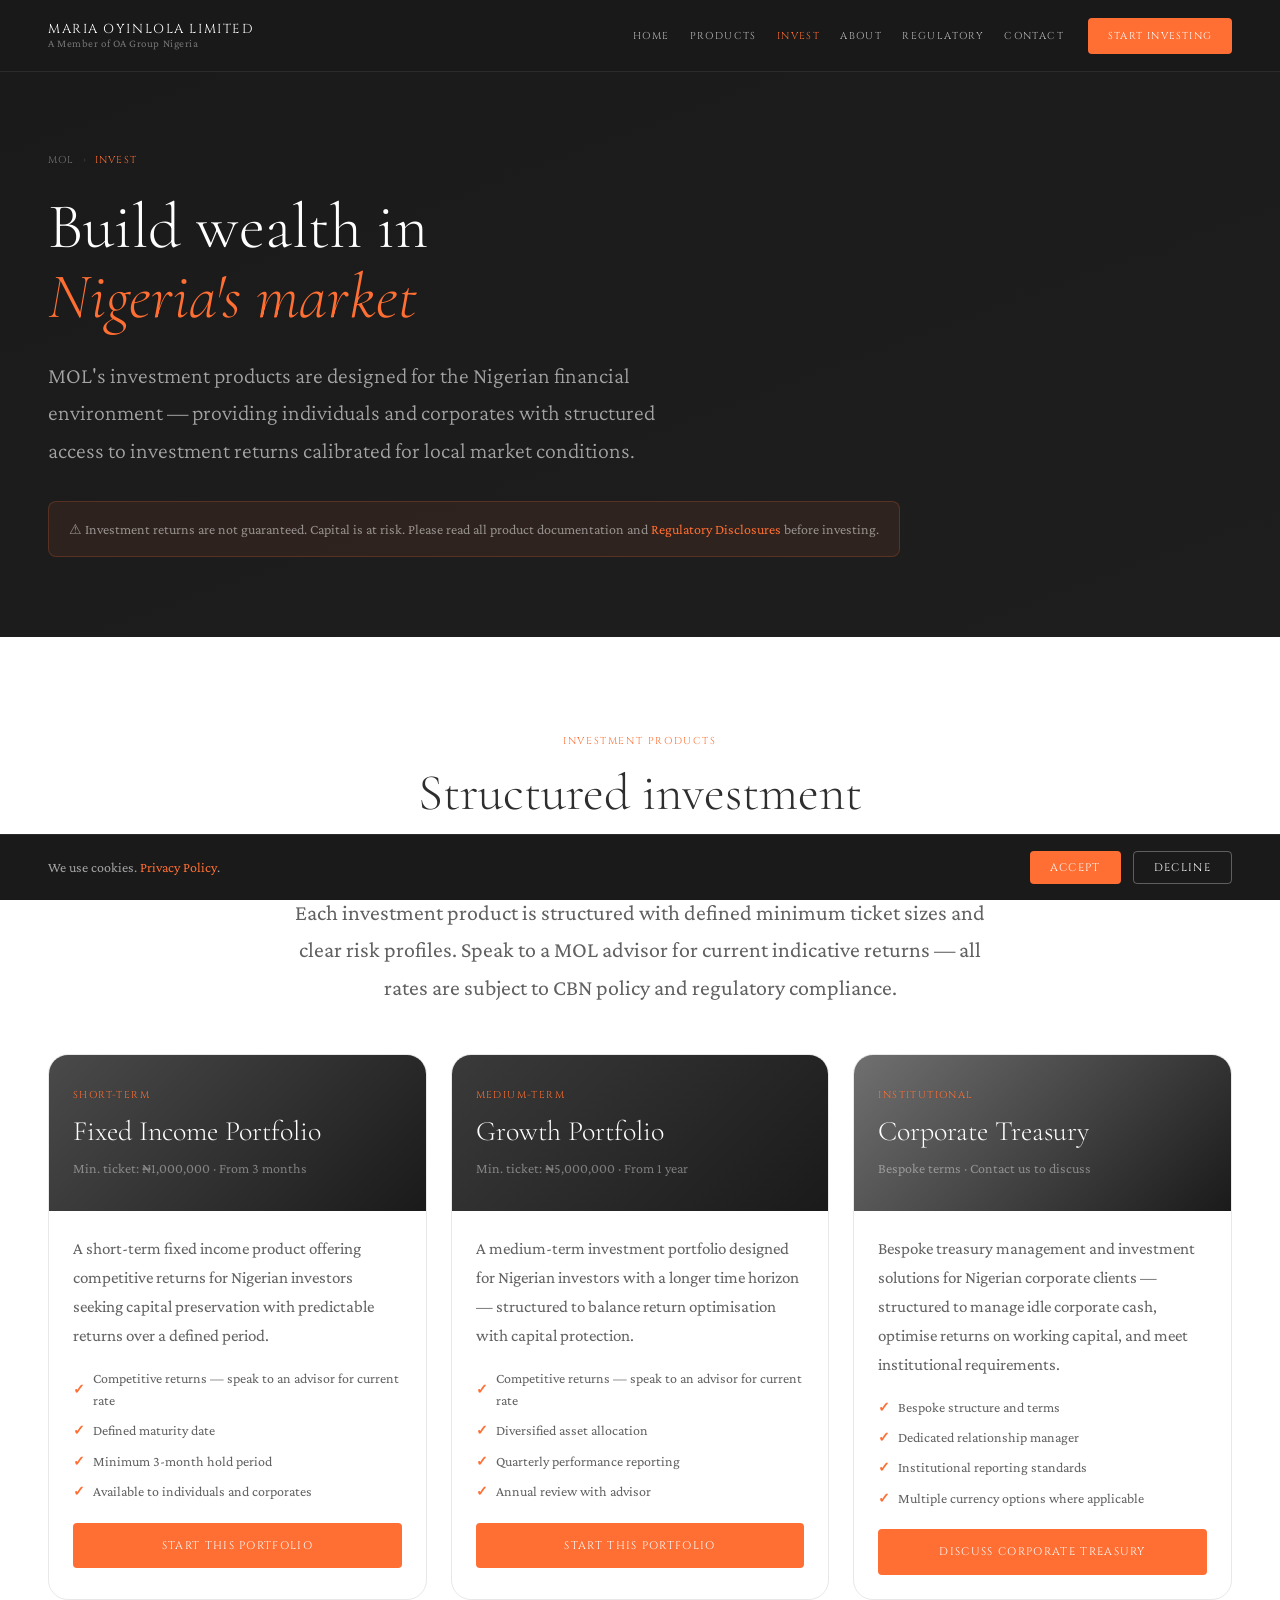
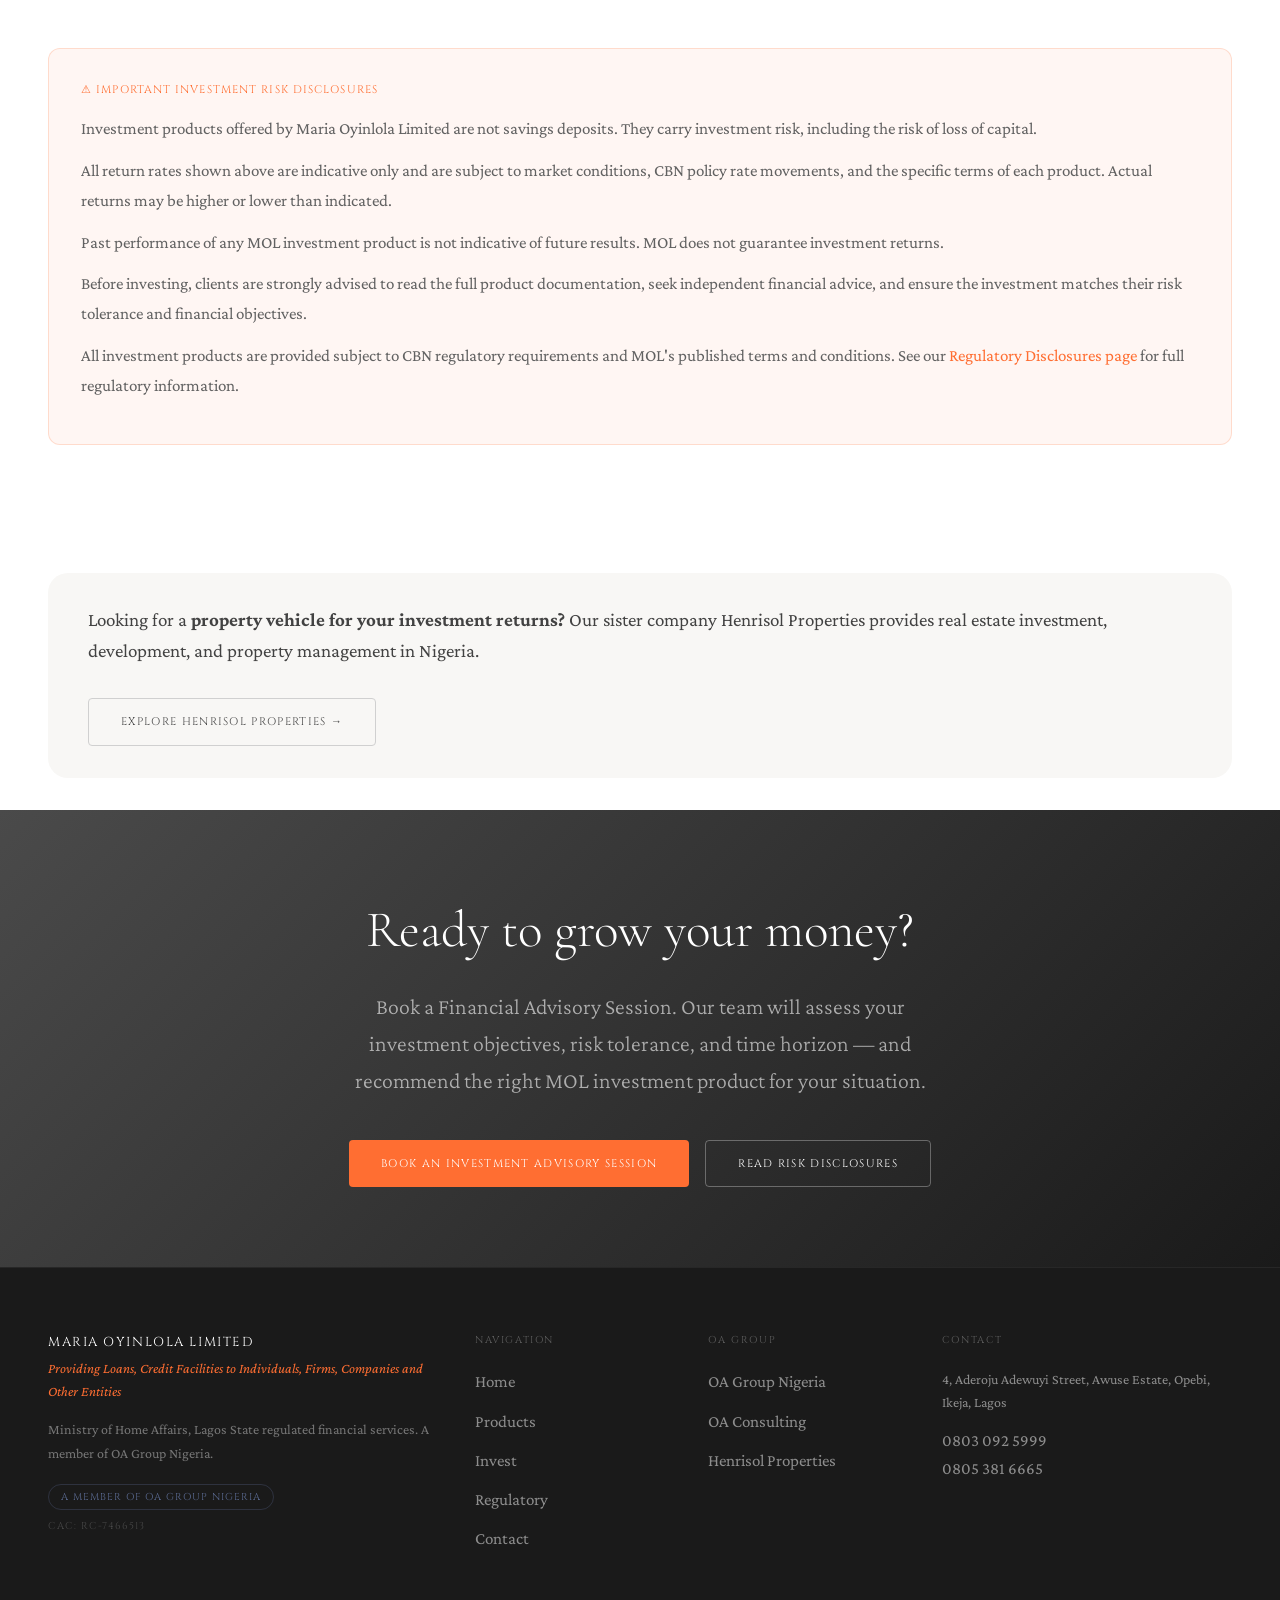
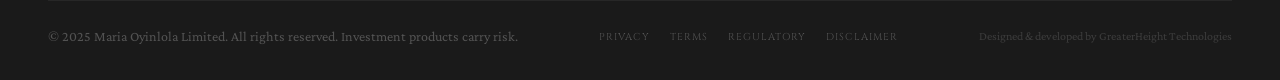
<file: invest/index.html>
<!DOCTYPE html>
<html lang="en">
<head>
  <meta charset="UTF-8"><meta name="viewport" content="width=device-width, initial-scale=1.0">
  <title>Invest — Maria Oyinlola Limited | Investment & Asset Management | Nigeria</title>
  <meta name="description" content="Investment and asset management products for Nigerian individuals and corporates. Fixed income, portfolio management, and wealth building with MOL.">
  <link rel="canonical" href="https://mol.oagroupng.com/invest/">
  <link rel="preconnect" href="https://fonts.googleapis.com"><link rel="preconnect" href="https://fonts.gstatic.com" crossorigin>
  <link href="https://fonts.googleapis.com/css2?family=Cinzel:wght@400;600;700&family=Cormorant+Garamond:ital,wght@0,300;0,400;0,600;1,300;1,400&family=Crimson+Pro:ital,wght@0,300;0,400;0,500;0,600;1,300;1,400&display=swap" rel="stylesheet">
  <link rel="stylesheet" href="/css/variables.css"><link rel="stylesheet" href="/css/styles.css"><link rel="stylesheet" href="/css/animations.css"><link rel="stylesheet" href="/css/responsive.css">
  <style>
    .page-hero{background:linear-gradient(160deg,var(--dark-bg) 0%,#1E1E1E 100%);padding-top:calc(var(--nav-height) + var(--sp-20));padding-bottom:var(--sp-20);}
    .invest-grid{display:grid;grid-template-columns:repeat(3,1fr);gap:var(--sp-6);}
    .invest-card{border:1px solid var(--grey-100);border-radius:var(--radius-xl);overflow:hidden;background:var(--white);transition:transform var(--duration) var(--ease),box-shadow var(--duration) var(--ease);}
    .invest-card:hover{transform:translateY(-4px);box-shadow:var(--shadow-md);}
    .invest-card__header{padding:var(--sp-8) var(--sp-6);background:linear-gradient(135deg,var(--mol-grey-dark),var(--dark-bg));}
    .invest-card__type{font-family:var(--font-label);font-size:10px;letter-spacing:0.14em;text-transform:uppercase;color:var(--mol-orange);margin-bottom:var(--sp-3);}
    .invest-card__name{font-family:var(--font-display);font-size:var(--text-2xl);font-weight:300;color:var(--white);margin-bottom:var(--sp-2);line-height:1.2;}
    .invest-card__min{font-family:var(--font-body);font-size:var(--text-sm);color:rgba(255,255,255,0.4);}
    .invest-card__body{padding:var(--sp-6);}
    .invest-card__desc{font-family:var(--font-body);font-size:var(--text-base);color:var(--grey-600);line-height:1.7;margin-bottom:var(--sp-4);}
    .invest-card__features{display:flex;flex-direction:column;gap:var(--sp-2);margin-bottom:var(--sp-5);}
    .invest-card__feature{font-family:var(--font-body);font-size:var(--text-sm);color:var(--grey-600);display:flex;align-items:center;gap:var(--sp-2);}
    .invest-card__feature::before{content:'✓';color:var(--mol-orange);font-weight:700;flex-shrink:0;}
    .risk-disclaimer{background:rgba(255,110,50,0.06);border:1px solid rgba(255,110,50,0.2);border-radius:var(--radius-lg);padding:var(--sp-8);margin-top:var(--sp-12);}
    .risk-disclaimer__title{font-family:var(--font-label);font-size:11px;letter-spacing:0.1em;text-transform:uppercase;color:var(--mol-orange);margin-bottom:var(--sp-4);}
    .risk-disclaimer__body{font-family:var(--font-body);font-size:var(--text-base);color:var(--grey-600);line-height:1.75;}
    .risk-disclaimer__body p{margin-bottom:var(--sp-3);}
    @media(max-width:1024px){.invest-grid{grid-template-columns:1fr 1fr;}}
    @media(max-width:768px){.invest-grid{grid-template-columns:1fr;}}
  </style>
</head>
<body>
  <a href="#main" class="skip-link">Skip to main content</a>
  <nav class="nav" id="mainNav" role="navigation" aria-label="Main navigation">
    <div class="nav__inner">
      <a href="/" class="nav__logo"><span class="nav__logo-name">Maria Oyinlola Limited</span><span class="nav__logo-sub">A Member of OA Group Nigeria</span></a>
      <div class="nav__links"><a href="/" class="nav__link">Home</a><a href="/products/" class="nav__link">Products</a><a href="/invest/" class="nav__link nav__link--active">Invest</a><a href="/about/" class="nav__link">About</a><a href="/regulatory/" class="nav__link">Regulatory</a><a href="/contact/" class="nav__link">Contact</a></div>
      <a href="/contact/" class="nav__cta">Start Investing</a>
      <button class="nav__hamburger" id="navHamburger" aria-label="Open menu" aria-expanded="false" aria-controls="mobileMenu"><span></span><span></span><span></span></button>
    </div>
  </nav>
  <div class="nav__mobile" id="mobileMenu"><a href="/" class="nav__link">Home</a><a href="/products/" class="nav__link">Products</a><a href="/invest/" class="nav__link">Invest</a><a href="/about/" class="nav__link">About</a><a href="/regulatory/" class="nav__link">Regulatory</a><a href="/contact/" class="nav__link">Contact</a><a href="/contact/" class="nav__cta" style="margin-top:var(--sp-4);">Start Investing</a></div>

  <main id="main">
    <section class="page-hero">
      <div class="container">
        <nav aria-label="Breadcrumb" class="breadcrumb"><a href="/">MOL</a><span class="breadcrumb__sep">›</span><span class="breadcrumb__current">Invest</span></nav>
        <h1 style="font-family:var(--font-display);font-weight:300;font-size:clamp(2.5rem,5vw,5rem);color:var(--white);line-height:1.1;max-width:16ch;margin-bottom:var(--sp-6);">Build wealth in <em style="color:var(--mol-orange);">Nigeria's market</em></h1>
        <p style="font-family:var(--font-body);font-size:var(--text-xl);color:rgba(255,255,255,0.6);max-width:55ch;font-weight:300;line-height:1.7;">MOL's investment products are designed for the Nigerian financial environment — providing individuals and corporates with structured access to investment returns calibrated for local market conditions.</p>
        <div style="margin-top:var(--sp-8);padding:var(--sp-4) var(--sp-5);background:rgba(255,110,50,0.08);border:1px solid rgba(255,110,50,0.2);border-radius:var(--radius-md);display:inline-block;">
          <p style="font-family:var(--font-body);font-size:var(--text-sm);color:rgba(255,255,255,0.5);">⚠ Investment returns are not guaranteed. Capital is at risk. Please read all product documentation and <a href="/regulatory/" style="color:var(--mol-orange);">Regulatory Disclosures</a> before investing.</p>
        </div>
      </div>
    </section>

    <section class="section section--lg">
      <div class="container">
        <div style="text-align:center;margin-bottom:var(--sp-12);">
          <span class="section-label reveal">Investment Products</span>
          <h2 class="section-title reveal reveal--delay-1" style="margin:0 auto var(--sp-4);">Structured investment options</h2>
          <p class="lead reveal reveal--delay-2" style="margin:0 auto;text-align:center;">Each investment product is structured with defined minimum ticket sizes and clear risk profiles. Speak to a MOL advisor for current indicative returns — all rates are subject to CBN policy and regulatory compliance.</p>
        </div>
        <div class="invest-grid">
          <div class="invest-card reveal">
            <div class="invest-card__header">
              <div class="invest-card__type">Short-Term</div>
              <div class="invest-card__name">Fixed Income Portfolio</div>
              <div class="invest-card__min">Min. ticket: ₦1,000,000 · From 3 months</div>
            </div>
            <div class="invest-card__body">
              <p class="invest-card__desc">A short-term fixed income product offering competitive returns for Nigerian investors seeking capital preservation with predictable returns over a defined period.</p>
              <div class="invest-card__features">
                <span class="invest-card__feature">Competitive returns — speak to an advisor for current rate</span>
                <span class="invest-card__feature">Defined maturity date</span>
                <span class="invest-card__feature">Minimum 3-month hold period</span>
                <span class="invest-card__feature">Available to individuals and corporates</span>
              </div>
              <a href="/contact/" class="btn btn-orange" style="width:100%;justify-content:center;">Start This Portfolio</a>
            </div>
          </div>
          <div class="invest-card reveal reveal--delay-1">
            <div class="invest-card__header" style="background:linear-gradient(135deg,#3A3A3A,var(--dark-bg));">
              <div class="invest-card__type">Medium-Term</div>
              <div class="invest-card__name">Growth Portfolio</div>
              <div class="invest-card__min">Min. ticket: ₦5,000,000 · From 1 year</div>
            </div>
            <div class="invest-card__body">
              <p class="invest-card__desc">A medium-term investment portfolio designed for Nigerian investors with a longer time horizon — structured to balance return optimisation with capital protection.</p>
              <div class="invest-card__features">
                <span class="invest-card__feature">Competitive returns — speak to an advisor for current rate</span>
                <span class="invest-card__feature">Diversified asset allocation</span>
                <span class="invest-card__feature">Quarterly performance reporting</span>
                <span class="invest-card__feature">Annual review with advisor</span>
              </div>
              <a href="/contact/" class="btn btn-orange" style="width:100%;justify-content:center;">Start This Portfolio</a>
            </div>
          </div>
          <div class="invest-card reveal reveal--delay-2">
            <div class="invest-card__header" style="background:linear-gradient(135deg,var(--mol-grey),var(--dark-bg));">
              <div class="invest-card__type">Institutional</div>
              <div class="invest-card__name">Corporate Treasury</div>
              <div class="invest-card__min">Bespoke terms · Contact us to discuss</div>
            </div>
            <div class="invest-card__body">
              <p class="invest-card__desc">Bespoke treasury management and investment solutions for Nigerian corporate clients — structured to manage idle corporate cash, optimise returns on working capital, and meet institutional requirements.</p>
              <div class="invest-card__features">
                <span class="invest-card__feature">Bespoke structure and terms</span>
                <span class="invest-card__feature">Dedicated relationship manager</span>
                <span class="invest-card__feature">Institutional reporting standards</span>
                <span class="invest-card__feature">Multiple currency options where applicable</span>
              </div>
              <a href="/contact/" class="btn btn-orange" style="width:100%;justify-content:center;">Discuss Corporate Treasury</a>
            </div>
          </div>
        </div>

        <div class="risk-disclaimer reveal">
          <div class="risk-disclaimer__title">⚠ Important Investment Risk Disclosures</div>
          <div class="risk-disclaimer__body">
            <p>Investment products offered by Maria Oyinlola Limited are not savings deposits. They carry investment risk, including the risk of loss of capital.</p>
            <p>All return rates shown above are indicative only and are subject to market conditions, CBN policy rate movements, and the specific terms of each product. Actual returns may be higher or lower than indicated.</p>
            <p>Past performance of any MOL investment product is not indicative of future results. MOL does not guarantee investment returns.</p>
            <p>Before investing, clients are strongly advised to read the full product documentation, seek independent financial advice, and ensure the investment matches their risk tolerance and financial objectives.</p>
            <p>All investment products are provided subject to CBN regulatory requirements and MOL's published terms and conditions. See our <a href="/regulatory/" style="color:var(--mol-orange);">Regulatory Disclosures page</a> for full regulatory information.</p>
          </div>
        </div>
      </div>
    </section>

    <div style="padding-block:var(--sp-8);"><div class="container"><div class="cross-referral reveal"><p class="cross-referral__text">Looking for a <strong>property vehicle for your investment returns?</strong> Our sister company Henrisol Properties provides real estate investment, development, and property management in Nigeria.</p><a href="https://henrisol.oagroupng.com" class="btn btn-secondary" target="_blank" rel="noopener">Explore Henrisol Properties →</a></div></div></div>

    <section class="cta-banner">
      <div class="cta-banner__content">
        <h2 class="cta-banner__title reveal">Ready to grow your money?</h2>
        <p class="cta-banner__sub reveal reveal--delay-1">Book a Financial Advisory Session. Our team will assess your investment objectives, risk tolerance, and time horizon — and recommend the right MOL investment product for your situation.</p>
        <div class="cta-banner__actions reveal reveal--delay-2">
          <a href="/contact/" class="btn btn-orange">Book an Investment Advisory Session</a>
          <a href="/regulatory/" class="btn btn-outline">Read Risk Disclosures</a>
        </div>
      </div>
    </section>
  </main>

  <footer class="footer" role="contentinfo"><div class="container"><div class="footer__grid"><div><div class="footer__brand-name">Maria Oyinlola Limited</div><div class="footer__brand-tag">Providing Loans, Credit Facilities to Individuals, Firms, Companies and Other Entities</div><p class="footer__desc">Ministry of Home Affairs, Lagos State regulated financial services. A member of OA Group Nigeria.</p><a href="https://oagroupng.com" class="footer__group-badge" target="_blank" rel="noopener">A Member of OA Group Nigeria</a><div class="footer__cac">CAC: RC-7466513</div></div><div><div class="footer__col-title">Navigation</div><nav class="footer__links"><a href="/" class="footer__link">Home</a><a href="/products/" class="footer__link">Products</a><a href="/invest/" class="footer__link">Invest</a><a href="/regulatory/" class="footer__link">Regulatory</a><a href="/contact/" class="footer__link">Contact</a></nav></div><div><div class="footer__col-title">OA Group</div><nav class="footer__links"><a href="https://oagroupng.com" class="footer__link" target="_blank" rel="noopener">OA Group Nigeria</a><a href="https://oaconsulting.oagroupng.com" class="footer__link" target="_blank" rel="noopener">OA Consulting</a><a href="https://henrisol.oagroupng.com" class="footer__link" target="_blank" rel="noopener">Henrisol Properties</a></nav></div><div><div class="footer__col-title">Contact</div><address style="font-style:normal;"><p class="footer__contact-item">4, Aderoju Adewuyi Street, Awuse Estate, Opebi, Ikeja, Lagos</p><p class="footer__contact-item"><a href="tel:+2348030925999" class="footer__link">0803 092 5999</a><br><a href="tel:+2348053816665" class="footer__link">0805 381 6665</a></p></address></div></div><div class="footer__bottom"><p class="footer__copy">© 2025 Maria Oyinlola Limited. All rights reserved. Investment products carry risk.</p><nav class="footer__legal"><a href="/privacy/">Privacy</a><a href="/terms/">Terms</a><a href="/regulatory/">Regulatory</a><a href="/disclaimer/">Disclaimer</a></nav><p class="footer__dev">Designed & developed by GreaterHeight Technologies</p></div></div></footer>
  <button id="backToTop" aria-label="Back to top" style="position:fixed;bottom:2rem;right:2rem;width:44px;height:44px;border-radius:50%;background:var(--mol-orange);border:none;color:var(--white);font-size:18px;display:flex;align-items:center;justify-content:center;opacity:0;pointer-events:none;transition:opacity 0.3s;z-index:500;cursor:pointer;">↑</button>
  <div class="cookie-banner" id="cookieBanner"><p class="cookie-banner__text">We use cookies. <a href="/privacy/" style="color:var(--mol-orange);">Privacy Policy</a>.</p><div class="cookie-banner__actions"><button id="cookieAccept" class="btn btn-orange" style="padding:0.5rem 1.25rem;font-size:11px;">Accept</button><button id="cookieDecline" class="btn btn-outline" style="padding:0.5rem 1.25rem;font-size:11px;">Decline</button></div></div>
  <script src="/js/navigation.js" defer></script><script src="/js/main.js" defer></script>
</body>
</html>
</file>
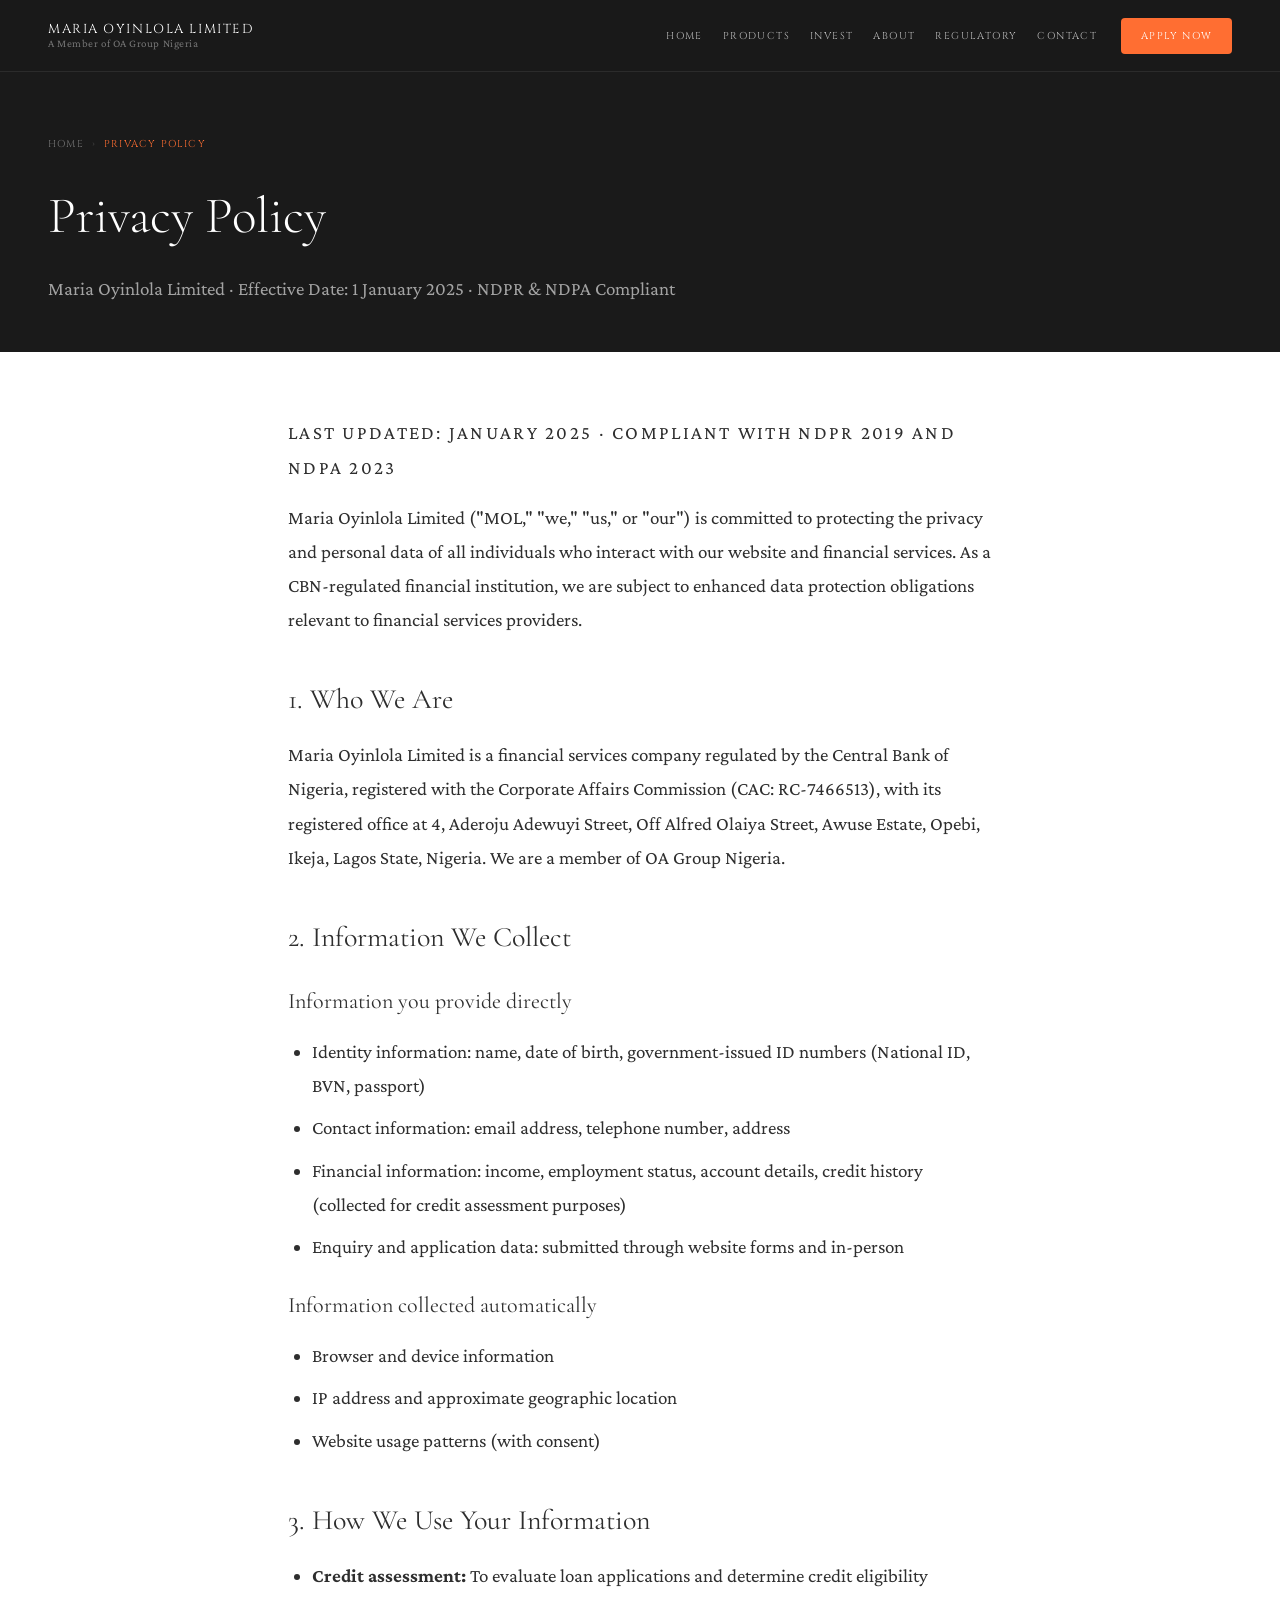
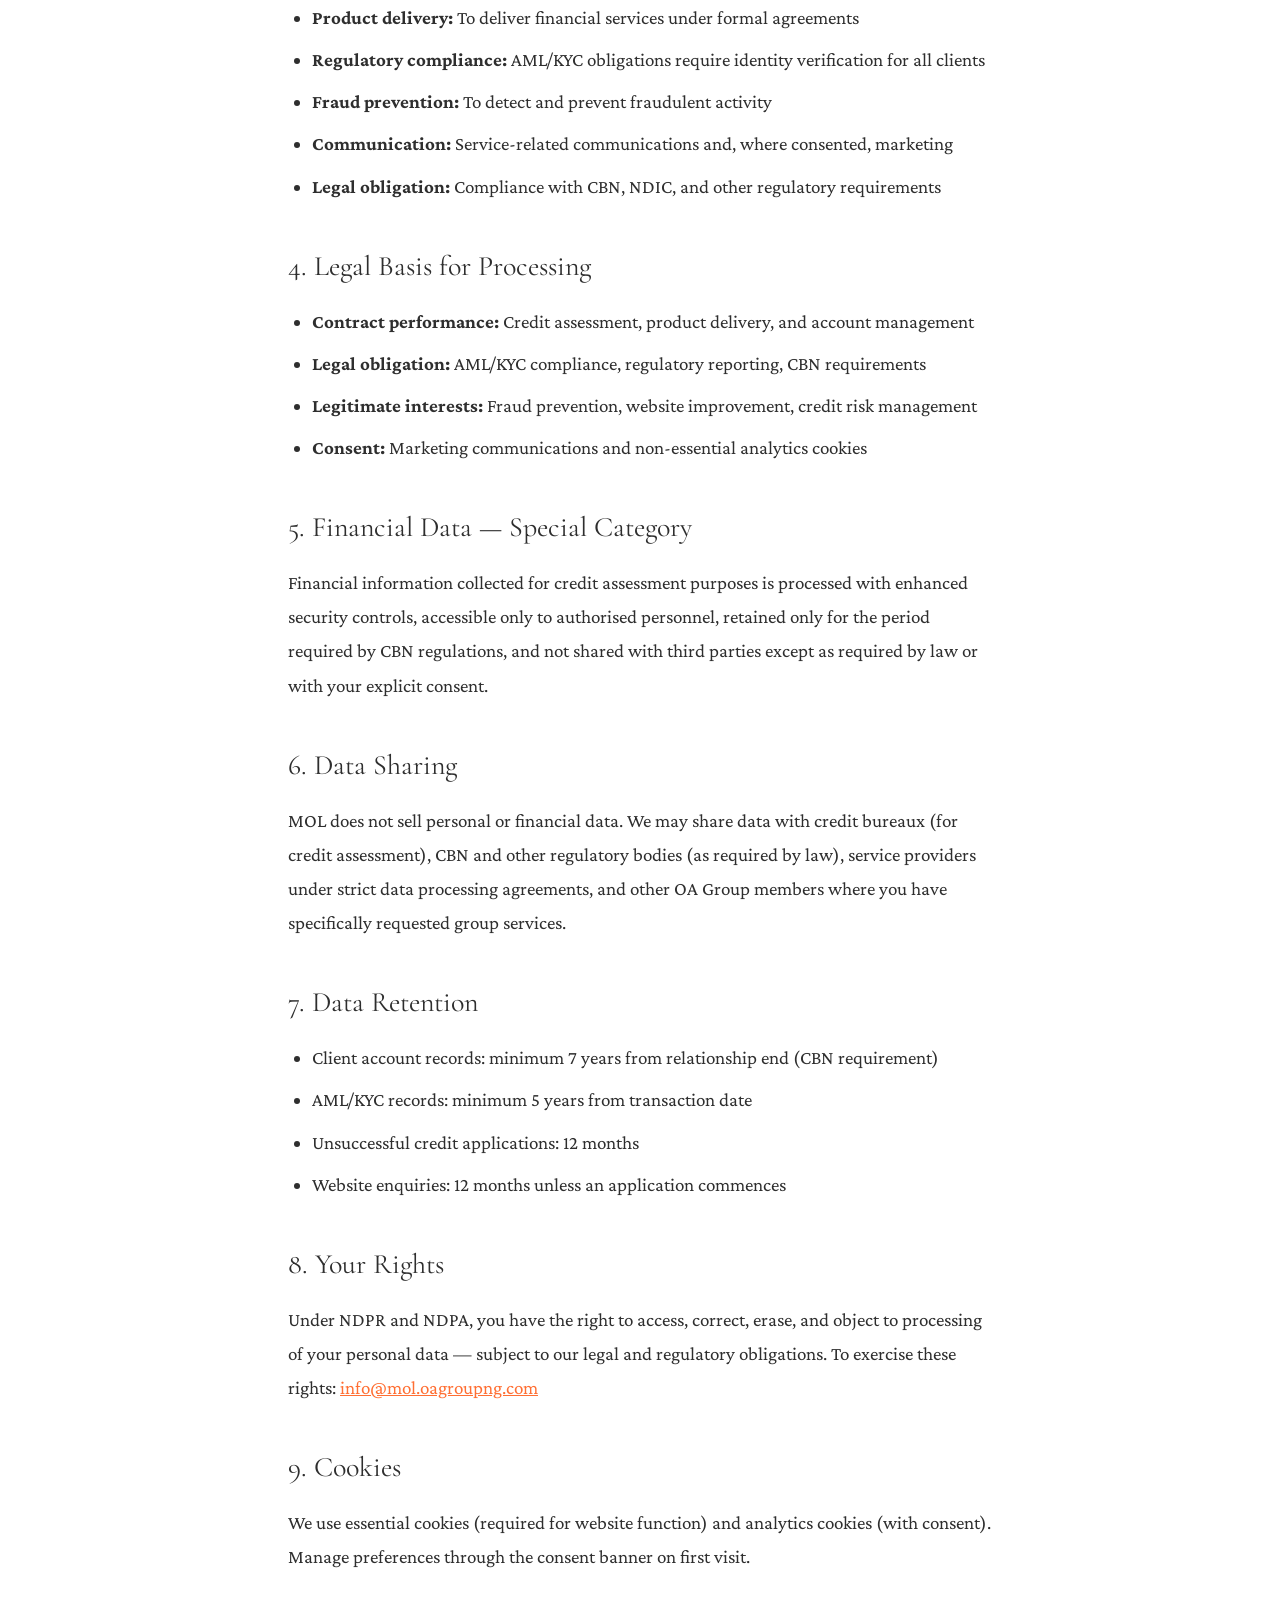
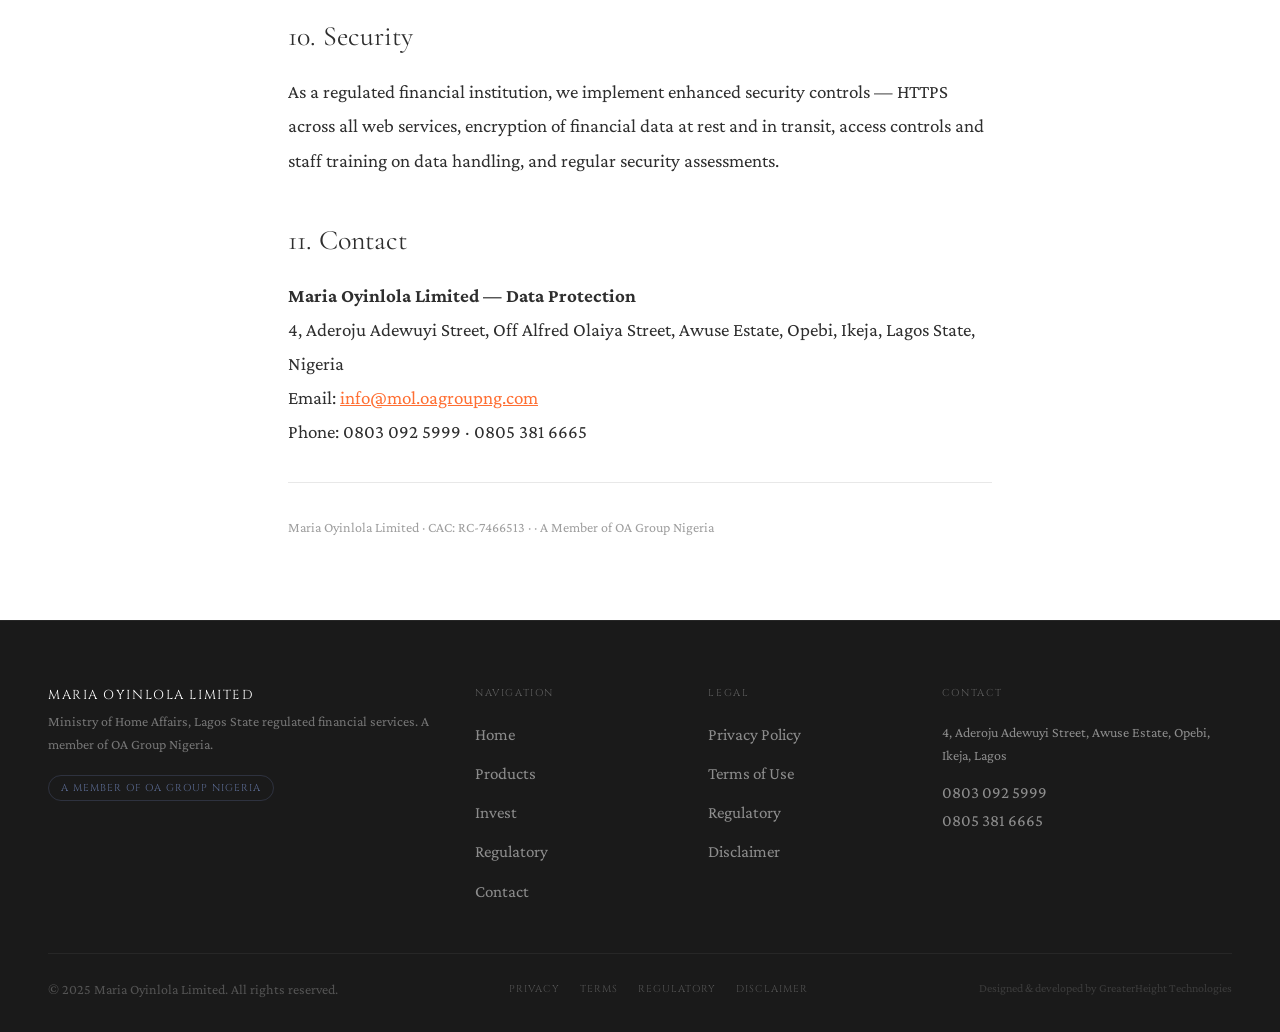
<file: privacy/index.html>
<!DOCTYPE html>
<html lang="en"><head><meta charset="UTF-8"><meta name="viewport" content="width=device-width, initial-scale=1.0"><title>Privacy Policy — Maria Oyinlola Limited</title><meta name="description" content="MOL Privacy Policy — NDPR and NDPA compliant. How Maria Oyinlola Limited collects, processes, and protects personal and financial data."><link rel="canonical" href="https://mol.oagroupng.com/privacy/"><link rel="preconnect" href="https://fonts.googleapis.com"><link rel="preconnect" href="https://fonts.gstatic.com" crossorigin><link href="https://fonts.googleapis.com/css2?family=Cinzel:wght@400;600;700&family=Cormorant+Garamond:ital,wght@0,300;0,400;0,600;1,300;1,400&family=Crimson+Pro:ital,wght@0,300;0,400;0,500;0,600;1,300;1,400&display=swap" rel="stylesheet"><link rel="stylesheet" href="/css/variables.css"><link rel="stylesheet" href="/css/styles.css"><link rel="stylesheet" href="/css/responsive.css"><style>.legal-hero{background:var(--dark-bg);padding-top:calc(var(--nav-height) + var(--sp-16));padding-bottom:var(--sp-12);}.legal-body{max-width:800px;margin:0 auto;padding:var(--sp-16) var(--gutter);}.legal-body h2{font-family:var(--font-display);font-size:var(--text-2xl);color:var(--grey-800);margin:var(--sp-10) 0 var(--sp-4);font-weight:400;}.legal-body h3{font-family:var(--font-display);font-size:var(--text-xl);color:var(--grey-800);margin:var(--sp-6) 0 var(--sp-3);font-weight:400;}.legal-body p{font-family:var(--font-body);font-size:var(--text-lg);color:var(--grey-800);line-height:1.8;margin-bottom:var(--sp-4);max-width:none;}.legal-body ul{margin:var(--sp-4) 0 var(--sp-6) var(--sp-6);}.legal-body ul li{font-family:var(--font-body);font-size:var(--text-lg);color:var(--grey-800);line-height:1.8;margin-bottom:var(--sp-2);list-style:disc;}.legal-body a{color:var(--mol-orange);text-decoration:underline;}.legal-meta{font-family:var(--font-label);font-size:10px;letter-spacing:0.12em;text-transform:uppercase;color:var(--grey-400);margin-bottom:var(--sp-8);}.legal-divider{border:none;border-top:1px solid var(--grey-100);margin:var(--sp-8) 0;}</style></head><body>
<a href="#main" class="skip-link">Skip to main content</a>
<nav class="nav" id="mainNav" role="navigation" aria-label="Main navigation"><div class="nav__inner"><a href="/" class="nav__logo"><span class="nav__logo-name">Maria Oyinlola Limited</span><span class="nav__logo-sub">A Member of OA Group Nigeria</span></a><div class="nav__links"><a href="/" class="nav__link">Home</a><a href="/products/" class="nav__link">Products</a><a href="/invest/" class="nav__link">Invest</a><a href="/about/" class="nav__link">About</a><a href="/regulatory/" class="nav__link">Regulatory</a><a href="/contact/" class="nav__link">Contact</a></div><a href="/contact/" class="nav__cta">Apply Now</a><button class="nav__hamburger" id="navHamburger" aria-label="Open menu" aria-expanded="false" aria-controls="mobileMenu"><span></span><span></span><span></span></button></div></nav>
<div class="nav__mobile" id="mobileMenu"><a href="/" class="nav__link">Home</a><a href="/products/" class="nav__link">Products</a><a href="/invest/" class="nav__link">Invest</a><a href="/regulatory/" class="nav__link">Regulatory</a><a href="/contact/" class="nav__link">Contact</a><a href="/contact/" class="nav__cta" style="margin-top:var(--sp-4);">Apply Now</a></div>
<main id="main">
<section class="legal-hero"><div class="container"><nav aria-label="Breadcrumb" class="breadcrumb"><a href="/">Home</a><span class="breadcrumb__sep">›</span><span class="breadcrumb__current">Privacy Policy</span></nav><h1 style="font-family:var(--font-display);font-weight:300;font-size:clamp(2rem,4vw,3.5rem);color:var(--white);margin-bottom:var(--sp-4);">Privacy Policy</h1><p style="font-family:var(--font-body);color:rgba(255,255,255,0.6);font-size:var(--text-lg);">Maria Oyinlola Limited · Effective Date: 1 January 2025 · NDPR & NDPA Compliant</p></div></section>
<article class="legal-body">
<p class="legal-meta">Last updated: January 2025 · Compliant with NDPR 2019 and NDPA 2023</p>
<p>Maria Oyinlola Limited ("MOL," "we," "us," or "our") is committed to protecting the privacy and personal data of all individuals who interact with our website and financial services. As a CBN-regulated financial institution, we are subject to enhanced data protection obligations relevant to financial services providers.</p>
<h2>1. Who We Are</h2>
<p>Maria Oyinlola Limited is a financial services company regulated by the Central Bank of Nigeria, registered with the Corporate Affairs Commission (CAC: RC-7466513), with its registered office at 4, Aderoju Adewuyi Street, Off Alfred Olaiya Street, Awuse Estate, Opebi, Ikeja, Lagos State, Nigeria. We are a member of OA Group Nigeria.</p>
<h2>2. Information We Collect</h2>
<h3>Information you provide directly</h3>
<ul><li>Identity information: name, date of birth, government-issued ID numbers (National ID, BVN, passport)</li><li>Contact information: email address, telephone number, address</li><li>Financial information: income, employment status, account details, credit history (collected for credit assessment purposes)</li><li>Enquiry and application data: submitted through website forms and in-person</li></ul>
<h3>Information collected automatically</h3>
<ul><li>Browser and device information</li><li>IP address and approximate geographic location</li><li>Website usage patterns (with consent)</li></ul>
<h2>3. How We Use Your Information</h2>
<ul><li><strong>Credit assessment:</strong> To evaluate loan applications and determine credit eligibility</li><li><strong>Product delivery:</strong> To deliver financial services under formal agreements</li><li><strong>Regulatory compliance:</strong> AML/KYC obligations require identity verification for all clients</li><li><strong>Fraud prevention:</strong> To detect and prevent fraudulent activity</li><li><strong>Communication:</strong> Service-related communications and, where consented, marketing</li><li><strong>Legal obligation:</strong> Compliance with CBN, NDIC, and other regulatory requirements</li></ul>
<h2>4. Legal Basis for Processing</h2>
<ul><li><strong>Contract performance:</strong> Credit assessment, product delivery, and account management</li><li><strong>Legal obligation:</strong> AML/KYC compliance, regulatory reporting, CBN requirements</li><li><strong>Legitimate interests:</strong> Fraud prevention, website improvement, credit risk management</li><li><strong>Consent:</strong> Marketing communications and non-essential analytics cookies</li></ul>
<h2>5. Financial Data — Special Category</h2>
<p>Financial information collected for credit assessment purposes is processed with enhanced security controls, accessible only to authorised personnel, retained only for the period required by CBN regulations, and not shared with third parties except as required by law or with your explicit consent.</p>
<h2>6. Data Sharing</h2>
<p>MOL does not sell personal or financial data. We may share data with credit bureaux (for credit assessment), CBN and other regulatory bodies (as required by law), service providers under strict data processing agreements, and other OA Group members where you have specifically requested group services.</p>
<h2>7. Data Retention</h2>
<ul><li>Client account records: minimum 7 years from relationship end (CBN requirement)</li><li>AML/KYC records: minimum 5 years from transaction date</li><li>Unsuccessful credit applications: 12 months</li><li>Website enquiries: 12 months unless an application commences</li></ul>
<h2>8. Your Rights</h2>
<p>Under NDPR and NDPA, you have the right to access, correct, erase, and object to processing of your personal data — subject to our legal and regulatory obligations. To exercise these rights: <a href="mailto:info@mol.oagroupng.com">info@mol.oagroupng.com</a></p>
<h2>9. Cookies</h2>
<p>We use essential cookies (required for website function) and analytics cookies (with consent). Manage preferences through the consent banner on first visit.</p>
<h2>10. Security</h2>
<p>As a regulated financial institution, we implement enhanced security controls — HTTPS across all web services, encryption of financial data at rest and in transit, access controls and staff training on data handling, and regular security assessments.</p>
<h2>11. Contact</h2>
<p><strong>Maria Oyinlola Limited — Data Protection</strong><br>4, Aderoju Adewuyi Street, Off Alfred Olaiya Street, Awuse Estate, Opebi, Ikeja, Lagos State, Nigeria<br>Email: <a href="mailto:info@mol.oagroupng.com">info@mol.oagroupng.com</a><br>Phone: 0803 092 5999 · 0805 381 6665</p>
<hr class="legal-divider">
<p style="font-size:var(--text-sm);color:var(--grey-400);">Maria Oyinlola Limited · CAC: RC-7466513 ·  · A Member of OA Group Nigeria</p>
</article>
</main>
<footer class="footer" role="contentinfo"><div class="container"><div class="footer__grid"><div><div class="footer__brand-name">Maria Oyinlola Limited</div><p class="footer__desc">Ministry of Home Affairs, Lagos State regulated financial services. A member of OA Group Nigeria.</p><a href="https://oagroupng.com" class="footer__group-badge" target="_blank" rel="noopener">A Member of OA Group Nigeria</a></div><div><div class="footer__col-title">Navigation</div><nav class="footer__links"><a href="/" class="footer__link">Home</a><a href="/products/" class="footer__link">Products</a><a href="/invest/" class="footer__link">Invest</a><a href="/regulatory/" class="footer__link">Regulatory</a><a href="/contact/" class="footer__link">Contact</a></nav></div><div><div class="footer__col-title">Legal</div><nav class="footer__links"><a href="/privacy/" class="footer__link">Privacy Policy</a><a href="/terms/" class="footer__link">Terms of Use</a><a href="/regulatory/" class="footer__link">Regulatory</a><a href="/disclaimer/" class="footer__link">Disclaimer</a></nav></div><div><div class="footer__col-title">Contact</div><address style="font-style:normal;"><p class="footer__contact-item">4, Aderoju Adewuyi Street, Awuse Estate, Opebi, Ikeja, Lagos</p><p class="footer__contact-item"><a href="tel:+2348030925999" class="footer__link">0803 092 5999</a><br><a href="tel:+2348053816665" class="footer__link">0805 381 6665</a></p></address></div></div><div class="footer__bottom"><p class="footer__copy">© 2025 Maria Oyinlola Limited. All rights reserved.</p><nav class="footer__legal"><a href="/privacy/">Privacy</a><a href="/terms/">Terms</a><a href="/regulatory/">Regulatory</a><a href="/disclaimer/">Disclaimer</a></nav><p class="footer__dev">Designed & developed by GreaterHeight Technologies</p></div></div></footer>
<script src="/js/navigation.js" defer></script><script src="/js/main.js" defer></script>
</body></html>
</file>
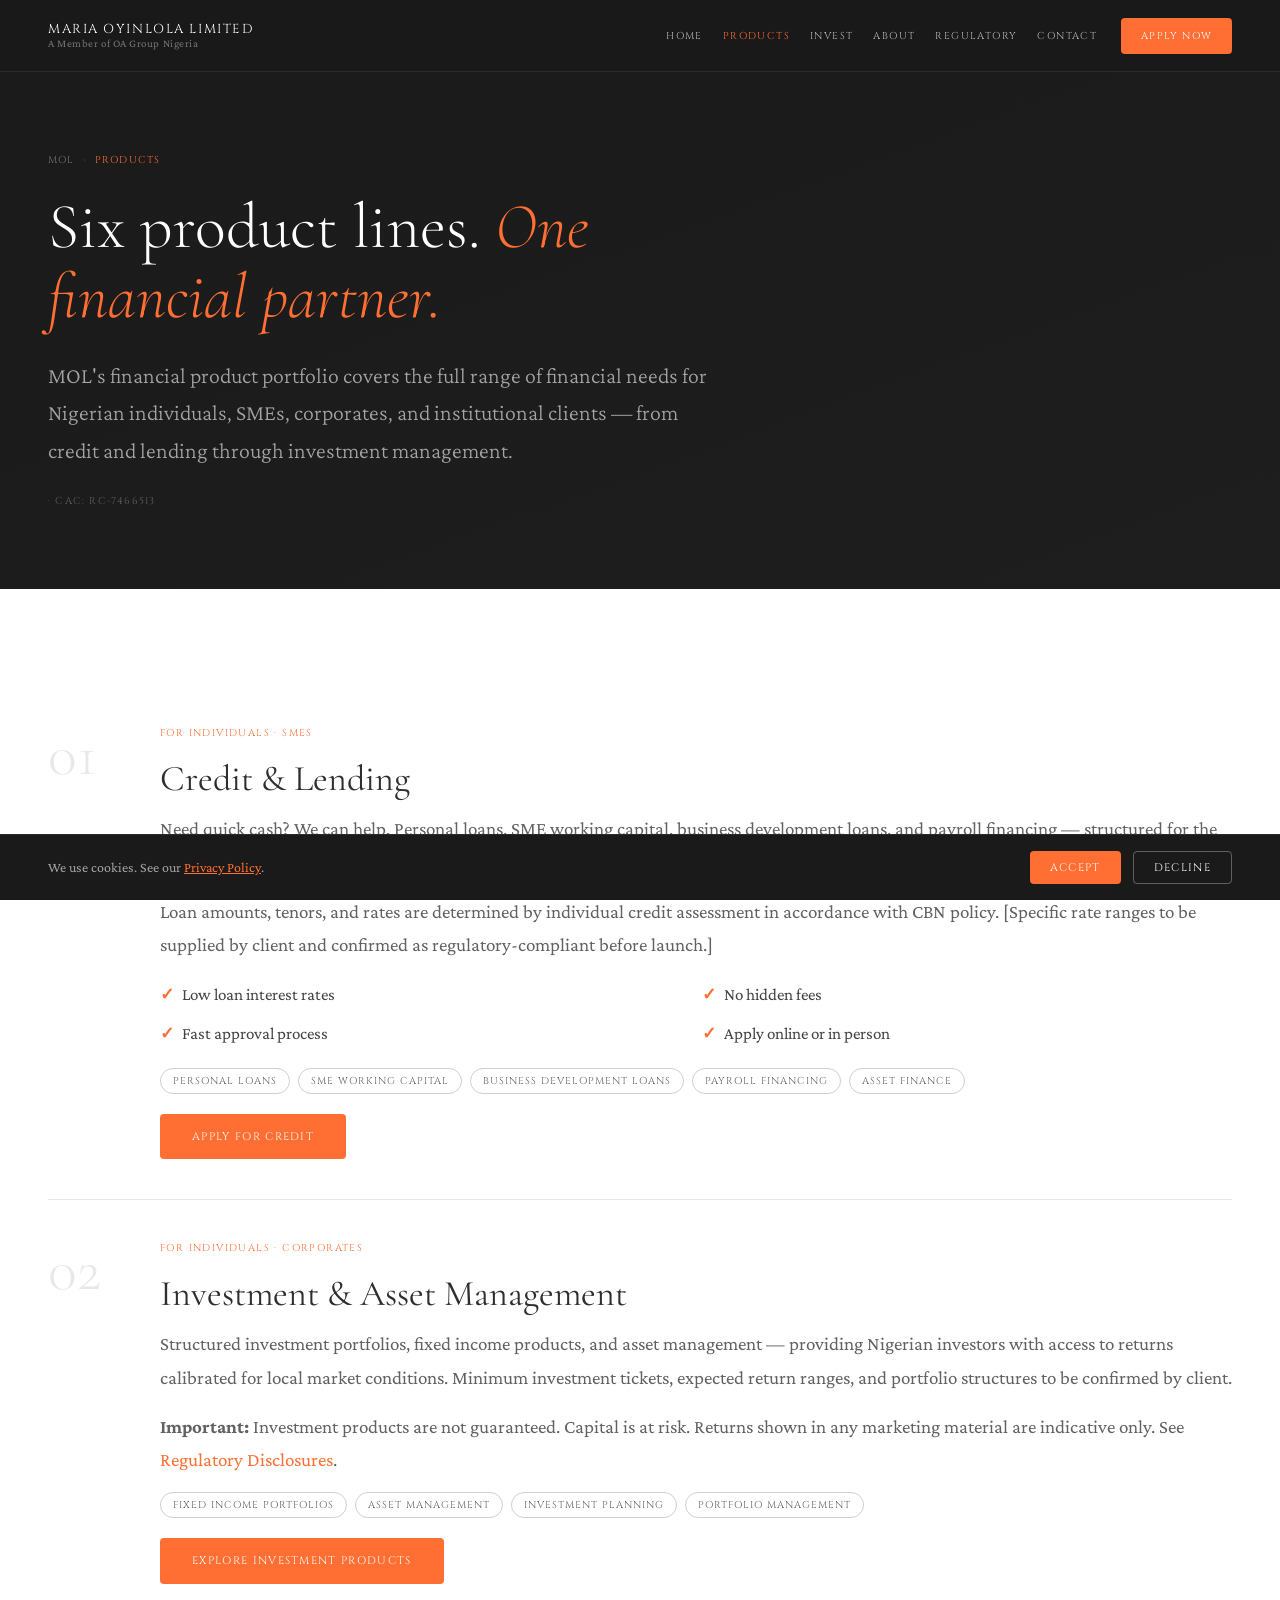
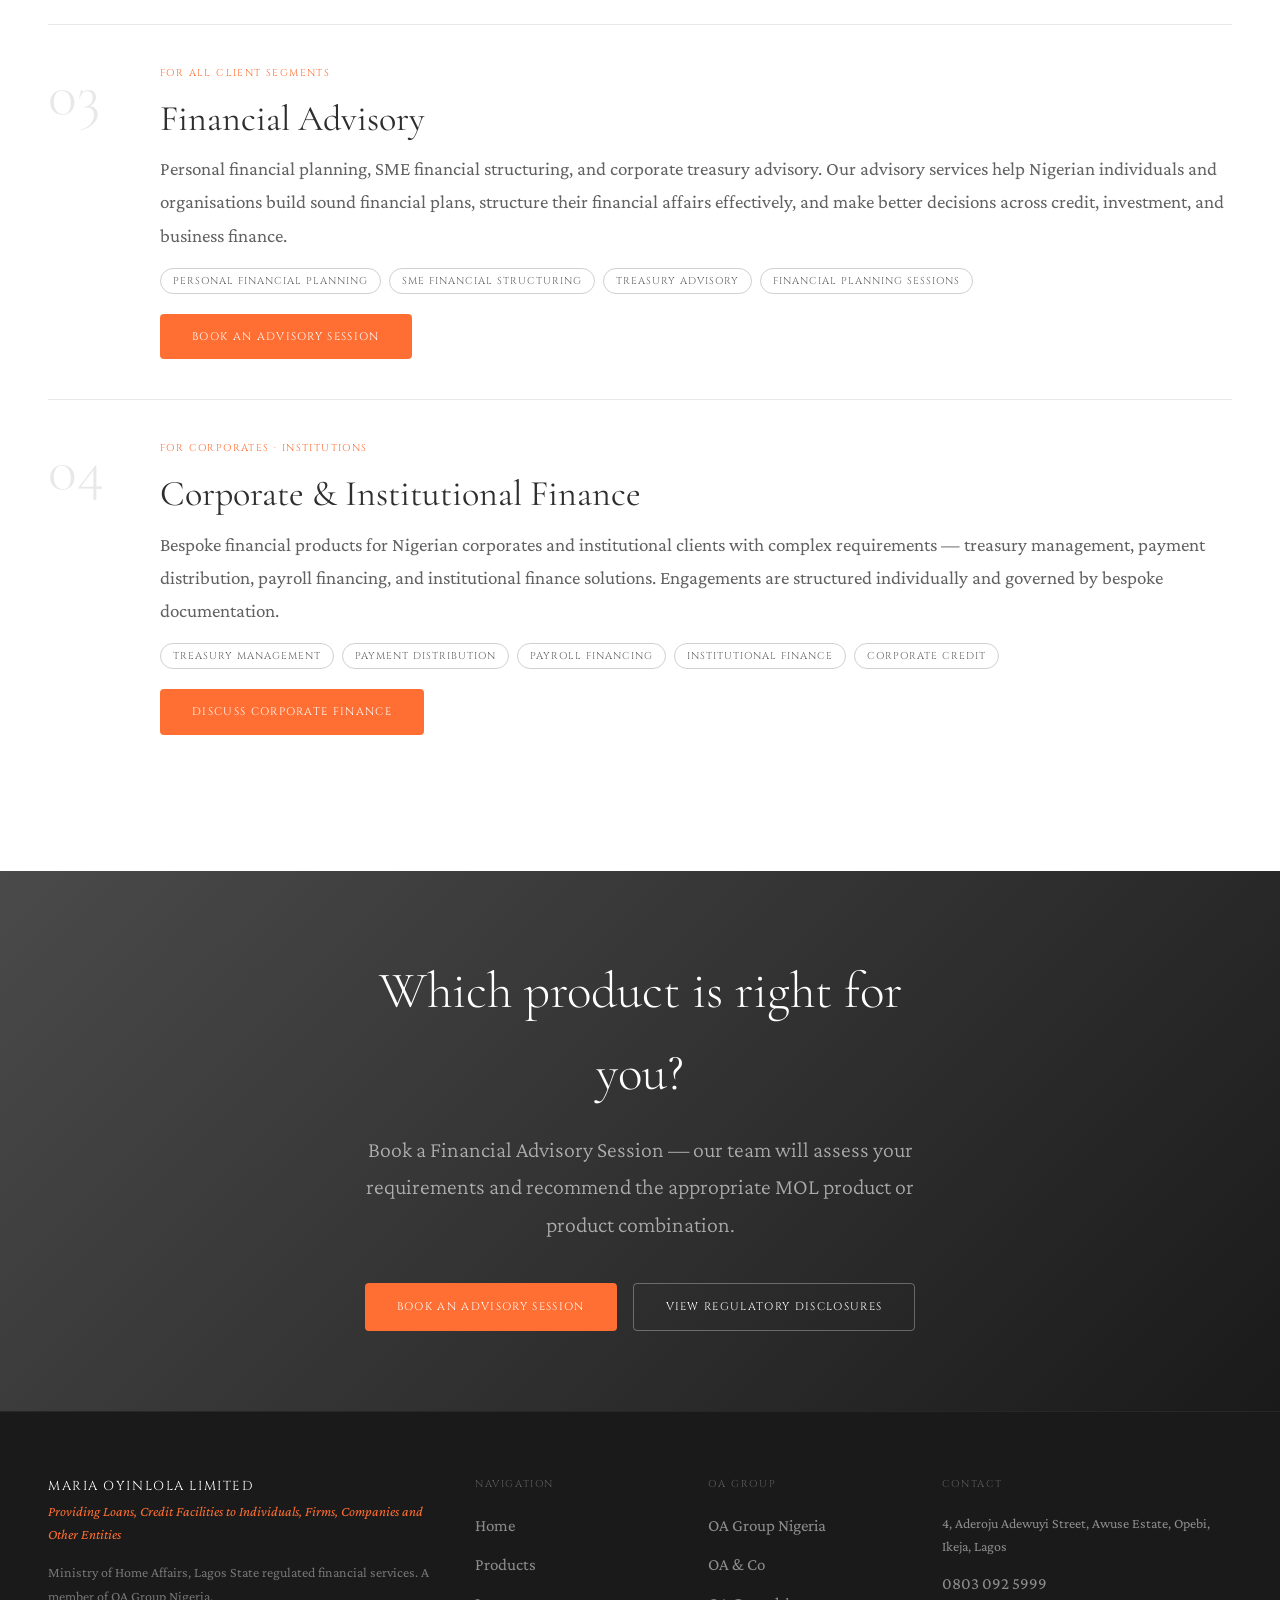
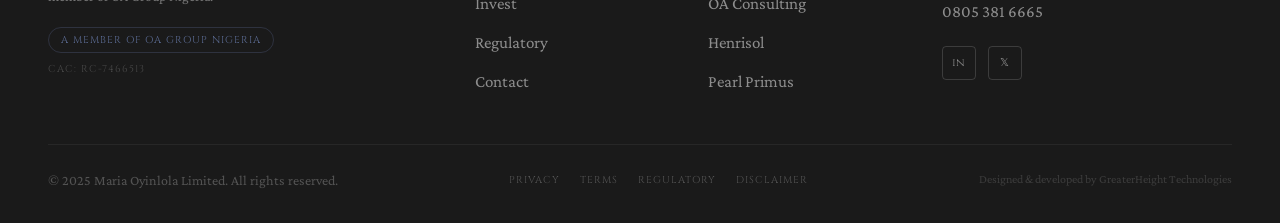
<file: products/index.html>
<!DOCTYPE html>
<html lang="en">
<head>
  <meta charset="UTF-8"><meta name="viewport" content="width=device-width, initial-scale=1.0">
  <title>Products — Maria Oyinlola Limited | Credit, Investment, Advisory, Digital Finance | Nigeria</title>
  <meta name="description" content="MOL's complete financial product portfolio — credit and lending, investment management, financial advisory, and corporate finance.">
  <link rel="canonical" href="https://mol.oagroupng.com/products/">
  <link rel="preconnect" href="https://fonts.googleapis.com"><link rel="preconnect" href="https://fonts.gstatic.com" crossorigin>
  <link href="https://fonts.googleapis.com/css2?family=Cinzel:wght@400;600;700&family=Cormorant+Garamond:ital,wght@0,300;0,400;0,600;1,300;1,400&family=Crimson+Pro:ital,wght@0,300;0,400;0,500;0,600;1,300;1,400&display=swap" rel="stylesheet">
  <link rel="stylesheet" href="/css/variables.css"><link rel="stylesheet" href="/css/styles.css"><link rel="stylesheet" href="/css/animations.css"><link rel="stylesheet" href="/css/responsive.css">
  <style>
    .page-hero{background:linear-gradient(160deg,var(--dark-bg) 0%,#1E1E1E 100%);padding-top:calc(var(--nav-height) + var(--sp-20));padding-bottom:var(--sp-20);}
    .product-detail{display:grid;grid-template-columns:80px 1fr;gap:var(--sp-8);padding:var(--sp-10) 0;border-bottom:1px solid var(--grey-100);align-items:start;}
    .product-detail:last-child{border-bottom:none;}
    .product-detail__num{font-family:var(--font-display);font-size:var(--text-5xl);font-weight:300;color:var(--grey-100);line-height:1;}
    .product-detail__name{font-family:var(--font-display);font-size:var(--text-3xl);font-weight:400;color:var(--grey-800);margin-bottom:var(--sp-3);line-height:1.2;}
    .product-detail__who{font-family:var(--font-label);font-size:10px;letter-spacing:0.14em;text-transform:uppercase;color:var(--mol-orange);margin-bottom:var(--sp-4);}
    .product-detail__desc{font-family:var(--font-body);font-size:var(--text-lg);color:var(--grey-600);line-height:1.75;margin-bottom:var(--sp-4);}
    .product-detail__includes{display:flex;flex-wrap:wrap;gap:var(--sp-2);margin-top:var(--sp-4);}
    .product-detail__tag{font-family:var(--font-label);font-size:10px;letter-spacing:0.1em;text-transform:uppercase;padding:0.25rem 0.75rem;border:1px solid var(--grey-200);border-radius:var(--radius-full);color:var(--grey-600);}
    .product-detail__cta{margin-top:var(--sp-5);}
    @media(max-width:768px){.product-detail{grid-template-columns:1fr;gap:var(--sp-3);}}
  </style>
</head>
<body>
  <a href="#main" class="skip-link">Skip to main content</a>
  <nav class="nav" id="mainNav" role="navigation" aria-label="Main navigation">
    <div class="nav__inner">
      <a href="/" class="nav__logo"><span class="nav__logo-name">Maria Oyinlola Limited</span><span class="nav__logo-sub">A Member of OA Group Nigeria</span></a>
      <div class="nav__links"><a href="/" class="nav__link">Home</a><a href="/products/" class="nav__link nav__link--active">Products</a><a href="/invest/" class="nav__link">Invest</a><a href="/about/" class="nav__link">About</a><a href="/regulatory/" class="nav__link">Regulatory</a><a href="/contact/" class="nav__link">Contact</a></div>
      <a href="/contact/" class="nav__cta">Apply Now</a>
      <button class="nav__hamburger" id="navHamburger" aria-label="Open menu" aria-expanded="false" aria-controls="mobileMenu"><span></span><span></span><span></span></button>
    </div>
  </nav>
  <div class="nav__mobile" id="mobileMenu"><a href="/" class="nav__link">Home</a><a href="/products/" class="nav__link">Products</a><a href="/invest/" class="nav__link">Invest</a><a href="/about/" class="nav__link">About</a><a href="/regulatory/" class="nav__link">Regulatory</a><a href="/contact/" class="nav__link">Contact</a><a href="/contact/" class="nav__cta" style="margin-top:var(--sp-4);">Apply Now</a></div>

  <main id="main">
    <section class="page-hero">
      <div class="container">
        <nav aria-label="Breadcrumb" class="breadcrumb"><a href="/">MOL</a><span class="breadcrumb__sep">›</span><span class="breadcrumb__current">Products</span></nav>
        <h1 style="font-family:var(--font-display);font-weight:300;font-size:clamp(2.5rem,5vw,5rem);color:var(--white);line-height:1.1;max-width:18ch;margin-bottom:var(--sp-6);">Six product lines. <em style="color:var(--mol-orange);">One financial partner.</em></h1>
        <p style="font-family:var(--font-body);font-size:var(--text-xl);color:rgba(255,255,255,0.6);max-width:55ch;font-weight:300;line-height:1.7;">MOL's financial product portfolio covers the full range of financial needs for Nigerian individuals, SMEs, corporates, and institutional clients — from credit and lending through investment management.</p>
        <p style="font-family:var(--font-label);font-size:10px;letter-spacing:0.12em;text-transform:uppercase;color:rgba(255,255,255,0.3);margin-top:var(--sp-6);"> · CAC: RC-7466513</p>
      </div>
    </section>

    <section class="section section--lg">
      <div class="container">
        <div class="product-detail reveal">
          <div class="product-detail__num" aria-hidden="true">01</div>
          <div>
            <div class="product-detail__who">For Individuals · SMEs</div>
            <h2 class="product-detail__name">Credit & Lending</h2>
            <p class="product-detail__desc">Need quick cash? We can help. Personal loans, SME working capital, business development loans, and payroll financing — structured for the Nigerian credit environment, with transparent pricing and manageable repayment structures.</p>
            <p class="product-detail__desc">Loan amounts, tenors, and rates are determined by individual credit assessment in accordance with CBN policy. [Specific rate ranges to be supplied by client and confirmed as regulatory-compliant before launch.]</p>
            <div style="display:grid;grid-template-columns:1fr 1fr;gap:var(--sp-3);margin:var(--sp-5) 0;">
              <div style="display:flex;align-items:center;gap:var(--sp-2);font-family:var(--font-body);font-size:var(--text-base);color:var(--grey-700);"><span style="color:var(--mol-orange);font-weight:700;">✓</span> Low loan interest rates</div>
              <div style="display:flex;align-items:center;gap:var(--sp-2);font-family:var(--font-body);font-size:var(--text-base);color:var(--grey-700);"><span style="color:var(--mol-orange);font-weight:700;">✓</span> No hidden fees</div>
              <div style="display:flex;align-items:center;gap:var(--sp-2);font-family:var(--font-body);font-size:var(--text-base);color:var(--grey-700);"><span style="color:var(--mol-orange);font-weight:700;">✓</span> Fast approval process</div>
              <div style="display:flex;align-items:center;gap:var(--sp-2);font-family:var(--font-body);font-size:var(--text-base);color:var(--grey-700);"><span style="color:var(--mol-orange);font-weight:700;">✓</span> Apply online or in person</div>
            </div>
            <div class="product-detail__includes">
              <span class="product-detail__tag">Personal Loans</span>
              <span class="product-detail__tag">SME Working Capital</span>
              <span class="product-detail__tag">Business Development Loans</span>
              <span class="product-detail__tag">Payroll Financing</span>
              <span class="product-detail__tag">Asset Finance</span>
            </div>
            <div class="product-detail__cta"><a href="/contact/" class="btn btn-orange">Apply for Credit</a></div>
          </div>
        </div>

        <div class="product-detail reveal">
          <div class="product-detail__num" aria-hidden="true">02</div>
          <div>
            <div class="product-detail__who">For Individuals · Corporates</div>
            <h2 class="product-detail__name">Investment & Asset Management</h2>
            <p class="product-detail__desc">Structured investment portfolios, fixed income products, and asset management — providing Nigerian investors with access to returns calibrated for local market conditions. Minimum investment tickets, expected return ranges, and portfolio structures to be confirmed by client.</p>
            <p class="product-detail__desc"><strong>Important:</strong> Investment products are not guaranteed. Capital is at risk. Returns shown in any marketing material are indicative only. See <a href="/regulatory/" style="color:var(--mol-orange);">Regulatory Disclosures</a>.</p>
            <div class="product-detail__includes">
              <span class="product-detail__tag">Fixed Income Portfolios</span>
              <span class="product-detail__tag">Asset Management</span>
              <span class="product-detail__tag">Investment Planning</span>
              <span class="product-detail__tag">Portfolio Management</span>
            </div>
            <div class="product-detail__cta"><a href="/invest/" class="btn btn-orange">Explore Investment Products</a></div>
          </div>
        </div>

        <div class="product-detail reveal">
          <div class="product-detail__num" aria-hidden="true">03</div>
          <div>
            <div class="product-detail__who">For All Client Segments</div>
            <h2 class="product-detail__name">Financial Advisory</h2>
            <p class="product-detail__desc">Personal financial planning, SME financial structuring, and corporate treasury advisory. Our advisory services help Nigerian individuals and organisations build sound financial plans, structure their financial affairs effectively, and make better decisions across credit, investment, and business finance.</p>
            <div class="product-detail__includes">
              <span class="product-detail__tag">Personal Financial Planning</span>
              <span class="product-detail__tag">SME Financial Structuring</span>
              <span class="product-detail__tag">Treasury Advisory</span>
              <span class="product-detail__tag">Financial Planning Sessions</span>
            </div>
            <div class="product-detail__cta"><a href="/contact/" class="btn btn-orange">Book an Advisory Session</a></div>
          </div>
        </div>

        <div class="product-detail reveal">
          <div class="product-detail__num" aria-hidden="true">04</div>
          <div>
            <div class="product-detail__who">For Corporates · Institutions</div>
            <h2 class="product-detail__name">Corporate & Institutional Finance</h2>
            <p class="product-detail__desc">Bespoke financial products for Nigerian corporates and institutional clients with complex requirements — treasury management, payment distribution, payroll financing, and institutional finance solutions. Engagements are structured individually and governed by bespoke documentation.</p>
            <div class="product-detail__includes">
              <span class="product-detail__tag">Treasury Management</span>
              <span class="product-detail__tag">Payment Distribution</span>
              <span class="product-detail__tag">Payroll Financing</span>
              <span class="product-detail__tag">Institutional Finance</span>
              <span class="product-detail__tag">Corporate Credit</span>
            </div>
            <div class="product-detail__cta"><a href="/contact/" class="btn btn-orange">Discuss Corporate Finance</a></div>
          </div>
        </div>
      </div>
    </section>

    <section class="cta-banner">
      <div class="cta-banner__content">
        <h2 class="cta-banner__title reveal">Which product is right for you?</h2>
        <p class="cta-banner__sub reveal reveal--delay-1">Book a Financial Advisory Session — our team will assess your requirements and recommend the appropriate MOL product or product combination.</p>
        <div class="cta-banner__actions reveal reveal--delay-2">
          <a href="/contact/" class="btn btn-orange">Book an Advisory Session</a>
          <a href="/regulatory/" class="btn btn-outline">View Regulatory Disclosures</a>
        </div>
      </div>
    </section>
  </main>

  <footer class="footer" role="contentinfo"><div class="container"><div class="footer__grid"><div><div class="footer__brand-name">Maria Oyinlola Limited</div><div class="footer__brand-tag">Providing Loans, Credit Facilities to Individuals, Firms, Companies and Other Entities</div><p class="footer__desc">Ministry of Home Affairs, Lagos State regulated financial services. A member of OA Group Nigeria.</p><a href="https://oagroupng.com" class="footer__group-badge" target="_blank" rel="noopener">A Member of OA Group Nigeria</a><div class="footer__cac">CAC: RC-7466513</div></div><div><div class="footer__col-title">Navigation</div><nav class="footer__links"><a href="/" class="footer__link">Home</a><a href="/products/" class="footer__link">Products</a><a href="/invest/" class="footer__link">Invest</a><a href="/regulatory/" class="footer__link">Regulatory</a><a href="/contact/" class="footer__link">Contact</a></nav></div><div><div class="footer__col-title">OA Group</div><nav class="footer__links"><a href="https://oagroupng.com" class="footer__link" target="_blank" rel="noopener">OA Group Nigeria</a><a href="https://olusolaadekanola.oagroupng.com" class="footer__link" target="_blank" rel="noopener">OA & Co</a><a href="https://oaconsulting.oagroupng.com" class="footer__link" target="_blank" rel="noopener">OA Consulting</a><a href="https://henrisol.oagroupng.com" class="footer__link" target="_blank" rel="noopener">Henrisol</a><a href="https://pearlprimus.oagroupng.com" class="footer__link" target="_blank" rel="noopener">Pearl Primus</a></nav></div><div><div class="footer__col-title">Contact</div><address style="font-style:normal;"><p class="footer__contact-item">4, Aderoju Adewuyi Street, Awuse Estate, Opebi, Ikeja, Lagos</p><p class="footer__contact-item"><a href="tel:+2348030925999" class="footer__link">0803 092 5999</a><br><a href="tel:+2348053816665" class="footer__link">0805 381 6665</a></p></address><div class="footer__socials"><a href="https://linkedin.com/company/oagroupng" class="footer__social" aria-label="LinkedIn" target="_blank" rel="noopener">in</a><a href="https://x.com/oagroupng" class="footer__social" aria-label="X" target="_blank" rel="noopener">𝕏</a></div></div></div><div class="footer__bottom"><p class="footer__copy">© 2025 Maria Oyinlola Limited. All rights reserved.</p><nav class="footer__legal"><a href="/privacy/">Privacy</a><a href="/terms/">Terms</a><a href="/regulatory/">Regulatory</a><a href="/disclaimer/">Disclaimer</a></nav><p class="footer__dev">Designed & developed by GreaterHeight Technologies</p></div></div></footer>
  <button id="backToTop" aria-label="Back to top" style="position:fixed;bottom:2rem;right:2rem;width:44px;height:44px;border-radius:50%;background:var(--mol-orange);border:none;color:var(--white);font-size:18px;display:flex;align-items:center;justify-content:center;opacity:0;pointer-events:none;transition:opacity 0.3s;z-index:500;cursor:pointer;">↑</button>
  <div class="cookie-banner" id="cookieBanner"><p class="cookie-banner__text">We use cookies. See our <a href="/privacy/" style="color:var(--mol-orange);text-decoration:underline;">Privacy Policy</a>.</p><div class="cookie-banner__actions"><button id="cookieAccept" class="btn btn-orange" style="padding:0.5rem 1.25rem;font-size:11px;">Accept</button><button id="cookieDecline" class="btn btn-outline" style="padding:0.5rem 1.25rem;font-size:11px;">Decline</button></div></div>
  <script src="/js/navigation.js" defer></script><script src="/js/main.js" defer></script>
</body>
</html>
</file>
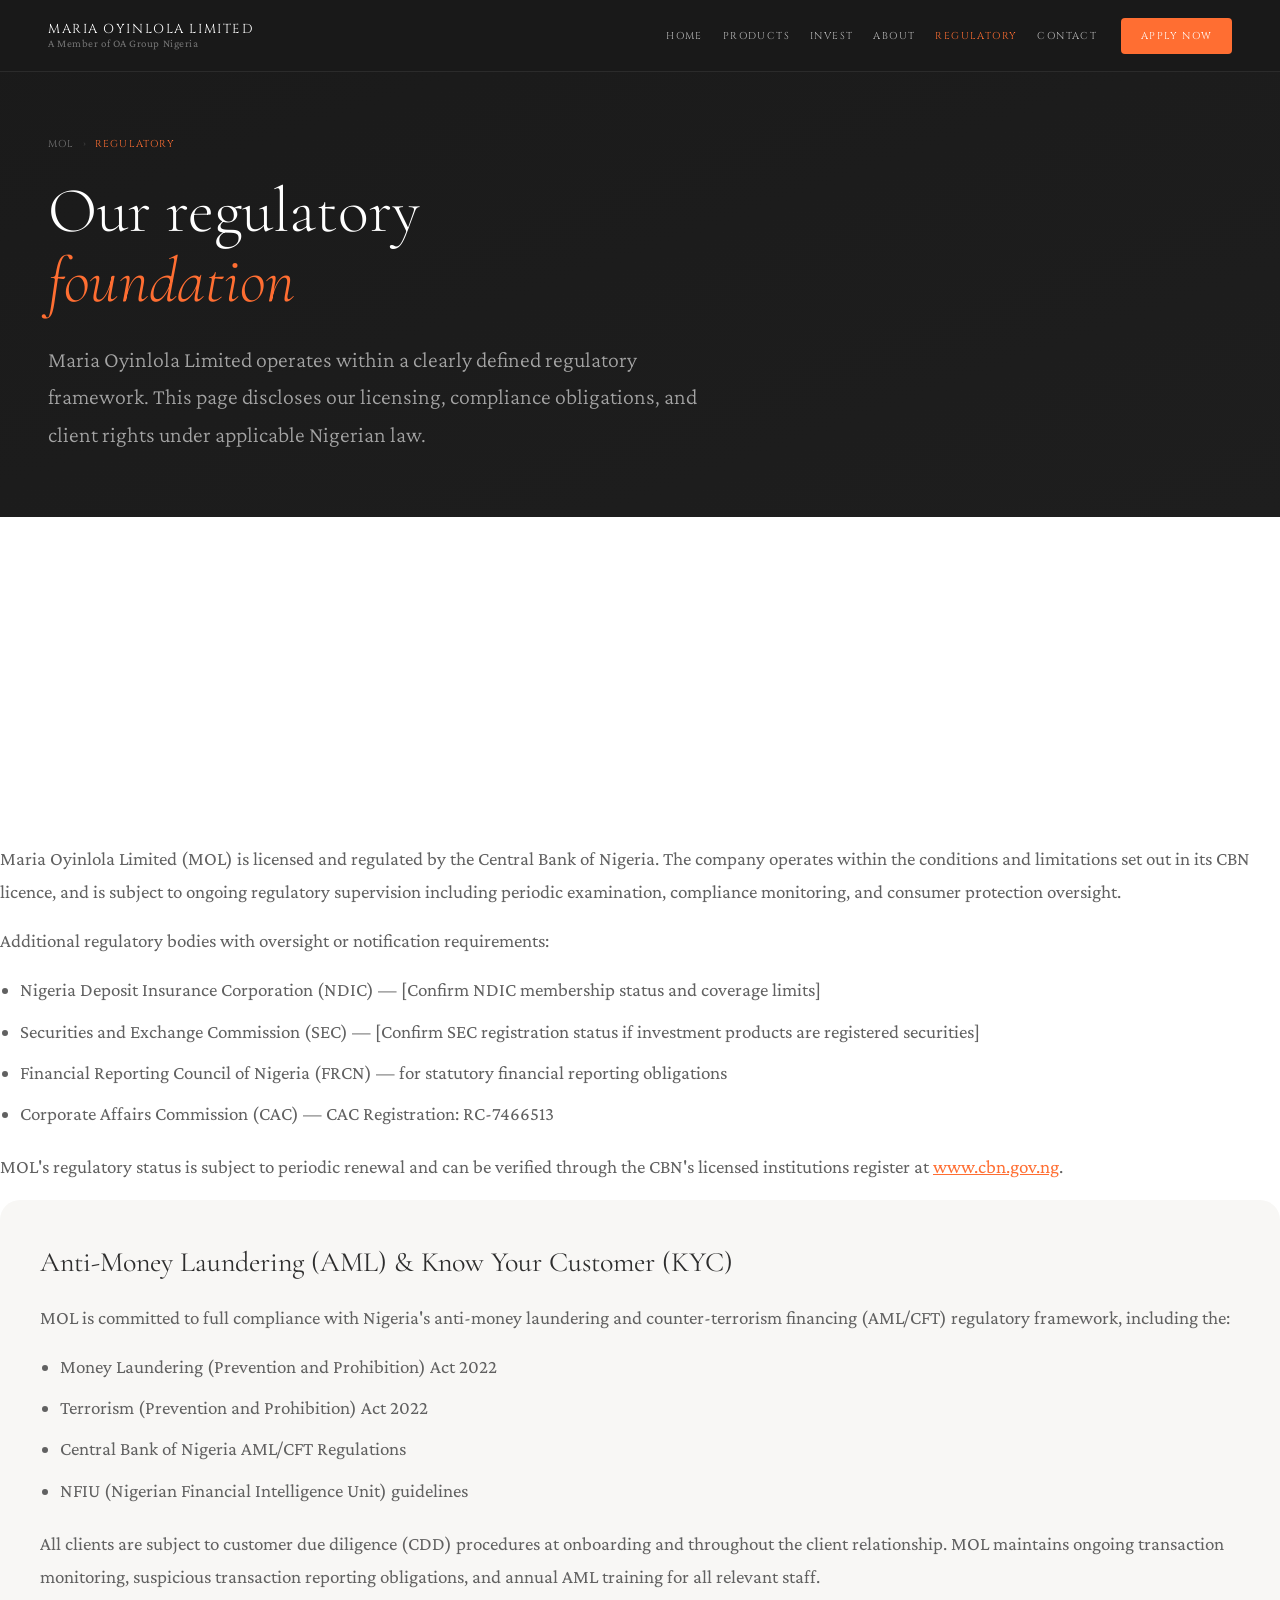
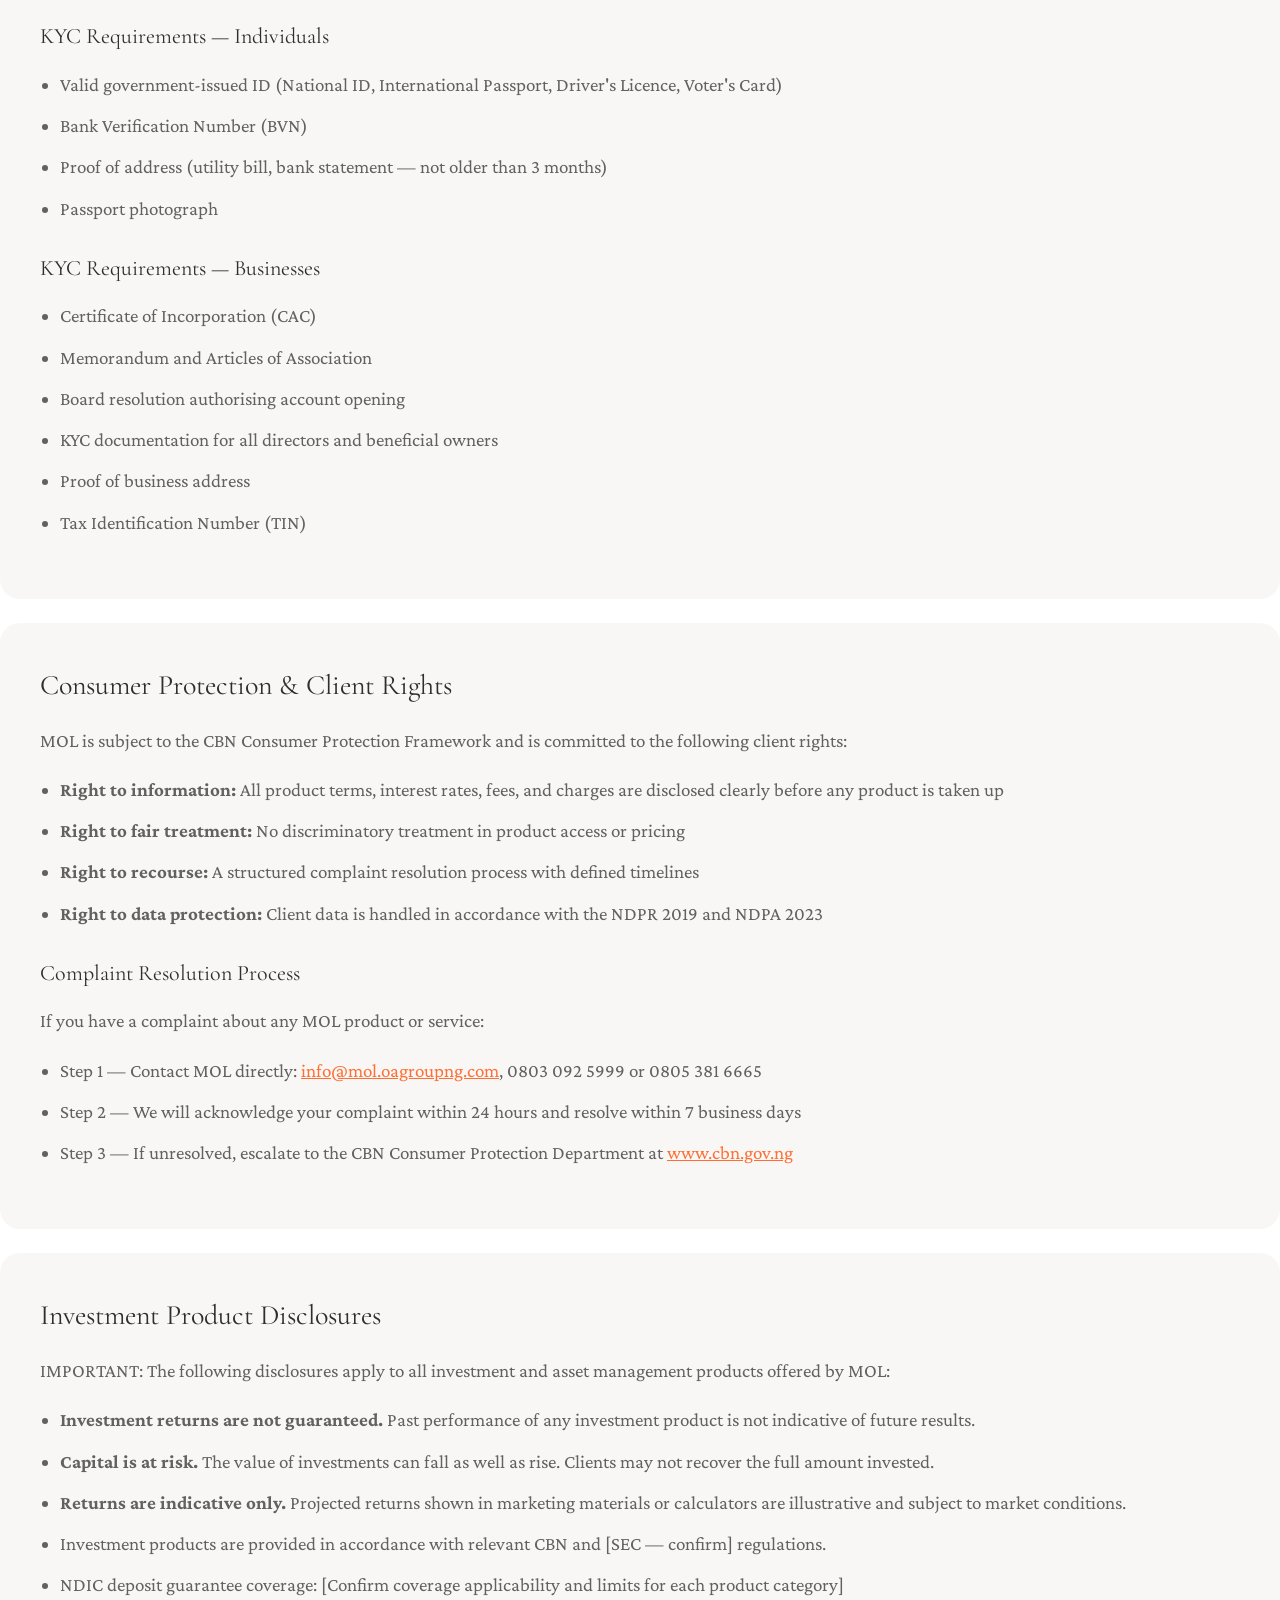
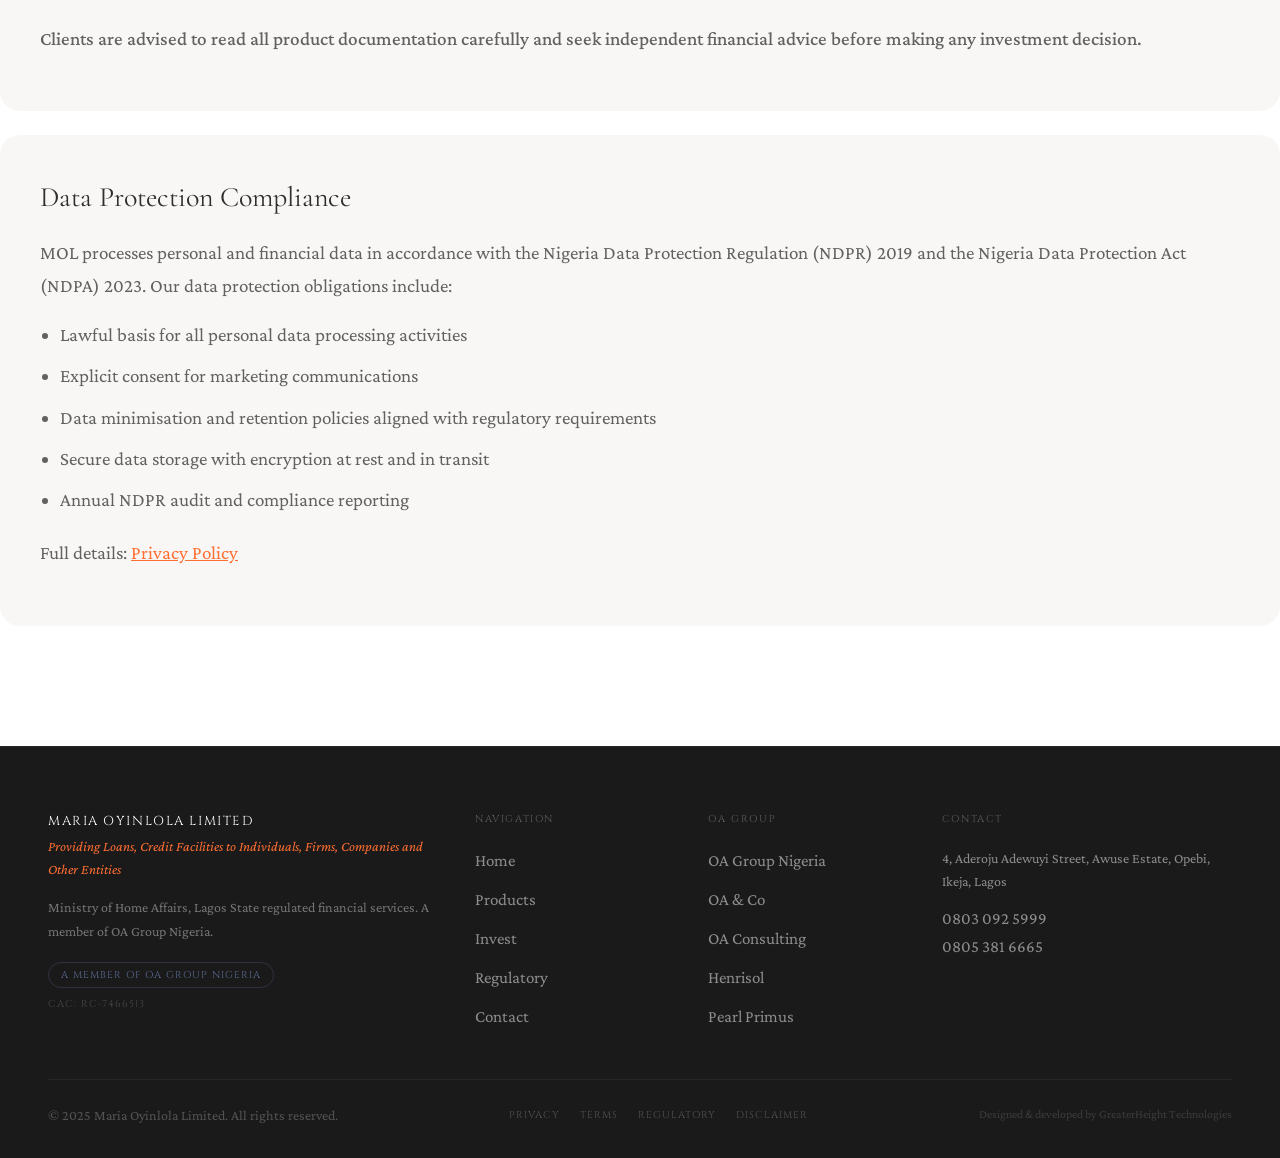
<file: regulatory/index.html>
<!DOCTYPE html>
<html lang="en">
<head>
  <meta charset="UTF-8"><meta name="viewport" content="width=device-width, initial-scale=1.0">
  <title>Regulatory Information — Maria Oyinlola Limited | CBN Licensed | Lagos</title>
  <meta name="description" content="Regulatory disclosures, licensing information, AML/KYC policy, and compliance framework for Maria Oyinlola Limited (MOL) — Lagos State Ministry of Home Affairs regulated financial services.">
  <link rel="canonical" href="https://mol.oagroupng.com/regulatory/">
  <link rel="preconnect" href="https://fonts.googleapis.com"><link rel="preconnect" href="https://fonts.gstatic.com" crossorigin>
  <link href="https://fonts.googleapis.com/css2?family=Cinzel:wght@400;600;700&family=Cormorant+Garamond:ital,wght@0,300;0,400;0,600;1,300;1,400&family=Crimson+Pro:ital,wght@0,300;0,400;0,500;0,600;1,300;1,400&display=swap" rel="stylesheet">
  <link rel="stylesheet" href="/css/variables.css"><link rel="stylesheet" href="/css/styles.css"><link rel="stylesheet" href="/css/responsive.css">
  <style>
    .page-hero{background:linear-gradient(160deg,var(--dark-bg) 0%,#1E1E1E 100%);padding-top:calc(var(--nav-height) + var(--sp-16));padding-bottom:var(--sp-16);}
    .reg-card{background:var(--off-white);border-radius:var(--radius-xl);padding:var(--sp-10);margin-bottom:var(--sp-6);}
    .reg-card__title{font-family:var(--font-display);font-size:var(--text-2xl);font-weight:400;color:var(--grey-800);margin-bottom:var(--sp-4);}
    .reg-card__body{font-family:var(--font-body);font-size:var(--text-lg);color:var(--grey-600);line-height:1.75;}
    .reg-card__body p{margin-bottom:var(--sp-4);max-width:none;}
    .reg-card__body ul{margin:var(--sp-3) 0 var(--sp-5) var(--sp-5);}
    .reg-card__body ul li{margin-bottom:var(--sp-2);list-style:disc;}
    .reg-card__body a{color:var(--mol-orange);text-decoration:underline;}
    .licence-box{background:var(--dark-bg);border-radius:var(--radius-lg);padding:var(--sp-6) var(--sp-8);display:flex;align-items:center;justify-content:space-between;flex-wrap:wrap;gap:var(--sp-6);margin-bottom:var(--sp-6);}
    .licence-box__label{font-family:var(--font-label);font-size:10px;letter-spacing:0.14em;text-transform:uppercase;color:rgba(255,255,255,0.4);margin-bottom:var(--sp-2);}
    .licence-box__value{font-family:var(--font-display);font-size:var(--text-2xl);font-weight:300;color:var(--white);}
    .licence-box__note{font-family:var(--font-body);font-size:var(--text-sm);color:rgba(255,255,255,0.4);}
    .reg-warning{background:rgba(255,110,50,0.06);border:1px solid rgba(255,110,50,0.2);border-radius:var(--radius-md);padding:var(--sp-6);margin-bottom:var(--sp-8);}
    .reg-warning__title{font-family:var(--font-label);font-size:11px;letter-spacing:0.1em;text-transform:uppercase;color:var(--mol-orange);margin-bottom:var(--sp-3);}
    .reg-warning__text{font-family:var(--font-body);font-size:var(--text-base);color:var(--grey-600);line-height:1.7;}
  </style>
</head>
<body>
  <a href="#main" class="skip-link">Skip to main content</a>
  <nav class="nav" id="mainNav" role="navigation" aria-label="Main navigation">
    <div class="nav__inner">
      <a href="/" class="nav__logo"><span class="nav__logo-name">Maria Oyinlola Limited</span><span class="nav__logo-sub">A Member of OA Group Nigeria</span></a>
      <div class="nav__links"><a href="/" class="nav__link">Home</a><a href="/products/" class="nav__link">Products</a><a href="/invest/" class="nav__link">Invest</a><a href="/about/" class="nav__link">About</a><a href="/regulatory/" class="nav__link nav__link--active">Regulatory</a><a href="/contact/" class="nav__link">Contact</a></div>
      <a href="/contact/" class="nav__cta">Apply Now</a>
      <button class="nav__hamburger" id="navHamburger" aria-label="Open menu" aria-expanded="false" aria-controls="mobileMenu"><span></span><span></span><span></span></button>
    </div>
  </nav>
  <div class="nav__mobile" id="mobileMenu"><a href="/" class="nav__link">Home</a><a href="/products/" class="nav__link">Products</a><a href="/invest/" class="nav__link">Invest</a><a href="/about/" class="nav__link">About</a><a href="/regulatory/" class="nav__link">Regulatory</a><a href="/contact/" class="nav__link">Contact</a><a href="/contact/" class="nav__cta" style="margin-top:var(--sp-4);">Apply Now</a></div>

  <main id="main">
    <section class="page-hero">
      <div class="container">
        <nav aria-label="Breadcrumb" class="breadcrumb"><a href="/">MOL</a><span class="breadcrumb__sep">›</span><span class="breadcrumb__current">Regulatory</span></nav>
        <h1 style="font-family:var(--font-display);font-weight:300;font-size:clamp(2.5rem,5vw,5rem);color:var(--white);line-height:1.1;max-width:16ch;margin-bottom:var(--sp-6);">Our regulatory <em style="color:var(--mol-orange);">foundation</em></h1>
        <p style="font-family:var(--font-body);font-size:var(--text-xl);color:rgba(255,255,255,0.6);max-width:55ch;font-weight:300;line-height:1.7;">Maria Oyinlola Limited operates within a clearly defined regulatory framework. This page discloses our licensing, compliance obligations, and client rights under applicable Nigerian law.</p>
      </div>
    </section>

    <section class="section section--lg">
      <div class="container">

        <!-- PRE-LAUNCH WARNING — remove before deployment -->
        
            <div>
              <div class="licence-box__label">Licence Number</div>
              <div class="licence-box__value"></div>
              <div class="licence-box__note">To be replaced with confirmed CBN licence number</div>
            </div>
            <div>
              <div class="licence-box__label">Licence Category</div>
              <div class="licence-box__value">[Licence Category]</div>
              <div class="licence-box__note">To be confirmed: e.g. Microfinance Bank (MFB), Finance Company, etc.</div>
            </div>
            <div>
              <div class="licence-box__label">Licence Date</div>
              <div class="licence-box__value">[Licence Date]</div>
              <div class="licence-box__note">Date of regulatory authorisation</div>
            </div>
          </div>
          <div class="reg-card__body">
            <p>Maria Oyinlola Limited (MOL) is licensed and regulated by the Central Bank of Nigeria. The company operates within the conditions and limitations set out in its CBN licence, and is subject to ongoing regulatory supervision including periodic examination, compliance monitoring, and consumer protection oversight.</p>
            <p>Additional regulatory bodies with oversight or notification requirements:</p>
            <ul>
              <li>Nigeria Deposit Insurance Corporation (NDIC) — [Confirm NDIC membership status and coverage limits]</li>
              <li>Securities and Exchange Commission (SEC) — [Confirm SEC registration status if investment products are registered securities]</li>
              <li>Financial Reporting Council of Nigeria (FRCN) — for statutory financial reporting obligations</li>
              <li>Corporate Affairs Commission (CAC) — CAC Registration: RC-7466513</li>
            </ul>
            <p>MOL's regulatory status is subject to periodic renewal and can be verified through the CBN's licensed institutions register at <a href="https://www.cbn.gov.ng" target="_blank" rel="noopener">www.cbn.gov.ng</a>.</p>
          </div>
        </div>

        <!-- AML/KYC -->
        <div class="reg-card reveal">
          <h2 class="reg-card__title">Anti-Money Laundering (AML) & Know Your Customer (KYC)</h2>
          <div class="reg-card__body">
            <p>MOL is committed to full compliance with Nigeria's anti-money laundering and counter-terrorism financing (AML/CFT) regulatory framework, including the:</p>
            <ul>
              <li>Money Laundering (Prevention and Prohibition) Act 2022</li>
              <li>Terrorism (Prevention and Prohibition) Act 2022</li>
              <li>Central Bank of Nigeria AML/CFT Regulations</li>
              <li>NFIU (Nigerian Financial Intelligence Unit) guidelines</li>
            </ul>
            <p>All clients are subject to customer due diligence (CDD) procedures at onboarding and throughout the client relationship. MOL maintains ongoing transaction monitoring, suspicious transaction reporting obligations, and annual AML training for all relevant staff.</p>
            <h3 style="font-family:var(--font-display);font-size:var(--text-xl);font-weight:400;color:var(--grey-800);margin:var(--sp-6) 0 var(--sp-3);">KYC Requirements — Individuals</h3>
            <ul>
              <li>Valid government-issued ID (National ID, International Passport, Driver's Licence, Voter's Card)</li>
              <li>Bank Verification Number (BVN)</li>
              <li>Proof of address (utility bill, bank statement — not older than 3 months)</li>
              <li>Passport photograph</li>
            </ul>
            <h3 style="font-family:var(--font-display);font-size:var(--text-xl);font-weight:400;color:var(--grey-800);margin:var(--sp-6) 0 var(--sp-3);">KYC Requirements — Businesses</h3>
            <ul>
              <li>Certificate of Incorporation (CAC)</li>
              <li>Memorandum and Articles of Association</li>
              <li>Board resolution authorising account opening</li>
              <li>KYC documentation for all directors and beneficial owners</li>
              <li>Proof of business address</li>
              <li>Tax Identification Number (TIN)</li>
            </ul>
          </div>
        </div>

        <!-- Consumer Protection -->
        <div class="reg-card reveal">
          <h2 class="reg-card__title">Consumer Protection & Client Rights</h2>
          <div class="reg-card__body">
            <p>MOL is subject to the CBN Consumer Protection Framework and is committed to the following client rights:</p>
            <ul>
              <li><strong>Right to information:</strong> All product terms, interest rates, fees, and charges are disclosed clearly before any product is taken up</li>
              <li><strong>Right to fair treatment:</strong> No discriminatory treatment in product access or pricing</li>
              <li><strong>Right to recourse:</strong> A structured complaint resolution process with defined timelines</li>
              <li><strong>Right to data protection:</strong> Client data is handled in accordance with the NDPR 2019 and NDPA 2023</li>
            </ul>
            <h3 style="font-family:var(--font-display);font-size:var(--text-xl);font-weight:400;color:var(--grey-800);margin:var(--sp-6) 0 var(--sp-3);">Complaint Resolution Process</h3>
            <p>If you have a complaint about any MOL product or service:</p>
            <ul>
              <li>Step 1 — Contact MOL directly: <a href="mailto:info@mol.oagroupng.com">info@mol.oagroupng.com</a>, 0803 092 5999 or 0805 381 6665</li>
              <li>Step 2 — We will acknowledge your complaint within 24 hours and resolve within 7 business days</li>
              <li>Step 3 — If unresolved, escalate to the CBN Consumer Protection Department at <a href="https://www.cbn.gov.ng" target="_blank" rel="noopener">www.cbn.gov.ng</a></li>
            </ul>
          </div>
        </div>

        <!-- Investment Disclosure -->
        <div class="reg-card reveal">
          <h2 class="reg-card__title">Investment Product Disclosures</h2>
          <div class="reg-card__body">
            <p>IMPORTANT: The following disclosures apply to all investment and asset management products offered by MOL:</p>
            <ul>
              <li><strong>Investment returns are not guaranteed.</strong> Past performance of any investment product is not indicative of future results.</li>
              <li><strong>Capital is at risk.</strong> The value of investments can fall as well as rise. Clients may not recover the full amount invested.</li>
              <li><strong>Returns are indicative only.</strong> Projected returns shown in marketing materials or calculators are illustrative and subject to market conditions.</li>
              <li>Investment products are provided in accordance with relevant CBN and [SEC — confirm] regulations.</li>
              <li>NDIC deposit guarantee coverage: [Confirm coverage applicability and limits for each product category]</li>
            </ul>
            <p style="margin-top:var(--sp-4);font-weight:500;">Clients are advised to read all product documentation carefully and seek independent financial advice before making any investment decision.</p>
          </div>
        </div>

        <!-- Data Protection -->
        <div class="reg-card reveal">
          <h2 class="reg-card__title">Data Protection Compliance</h2>
          <div class="reg-card__body">
            <p>MOL processes personal and financial data in accordance with the Nigeria Data Protection Regulation (NDPR) 2019 and the Nigeria Data Protection Act (NDPA) 2023. Our data protection obligations include:</p>
            <ul>
              <li>Lawful basis for all personal data processing activities</li>
              <li>Explicit consent for marketing communications</li>
              <li>Data minimisation and retention policies aligned with regulatory requirements</li>
              <li>Secure data storage with encryption at rest and in transit</li>
              <li>Annual NDPR audit and compliance reporting</li>
            </ul>
            <p>Full details: <a href="/privacy/">Privacy Policy</a></p>
          </div>
        </div>

      </div>
    </section>
  </main>

  <footer class="footer" role="contentinfo"><div class="container"><div class="footer__grid">
    <div><div class="footer__brand-name">Maria Oyinlola Limited</div><div class="footer__brand-tag">Providing Loans, Credit Facilities to Individuals, Firms, Companies and Other Entities</div><p class="footer__desc">Ministry of Home Affairs, Lagos State regulated financial services. A member of OA Group Nigeria.</p><a href="https://oagroupng.com" class="footer__group-badge" target="_blank" rel="noopener">A Member of OA Group Nigeria</a><div class="footer__cac">CAC: RC-7466513</div></div>
    <div><div class="footer__col-title">Navigation</div><nav class="footer__links"><a href="/" class="footer__link">Home</a><a href="/products/" class="footer__link">Products</a><a href="/invest/" class="footer__link">Invest</a><a href="/regulatory/" class="footer__link">Regulatory</a><a href="/contact/" class="footer__link">Contact</a></nav></div>
    <div><div class="footer__col-title">OA Group</div><nav class="footer__links"><a href="https://oagroupng.com" class="footer__link" target="_blank" rel="noopener">OA Group Nigeria</a><a href="https://olusolaadekanola.oagroupng.com" class="footer__link" target="_blank" rel="noopener">OA & Co</a><a href="https://oaconsulting.oagroupng.com" class="footer__link" target="_blank" rel="noopener">OA Consulting</a><a href="https://henrisol.oagroupng.com" class="footer__link" target="_blank" rel="noopener">Henrisol</a><a href="https://pearlprimus.oagroupng.com" class="footer__link" target="_blank" rel="noopener">Pearl Primus</a></nav></div>
    <div><div class="footer__col-title">Contact</div><address style="font-style:normal;"><p class="footer__contact-item">4, Aderoju Adewuyi Street, Awuse Estate, Opebi, Ikeja, Lagos</p><p class="footer__contact-item"><a href="tel:+2348030925999" class="footer__link">0803 092 5999</a><br><a href="tel:+2348053816665" class="footer__link">0805 381 6665</a></p></address></div>
  </div><div class="footer__bottom"><p class="footer__copy">© 2025 Maria Oyinlola Limited. All rights reserved.</p><nav class="footer__legal"><a href="/privacy/">Privacy</a><a href="/terms/">Terms</a><a href="/regulatory/">Regulatory</a><a href="/disclaimer/">Disclaimer</a></nav><p class="footer__dev">Designed & developed by GreaterHeight Technologies</p></div></div></footer>
  <script src="/js/navigation.js" defer></script><script src="/js/main.js" defer></script>
</body>
</html>
</file>
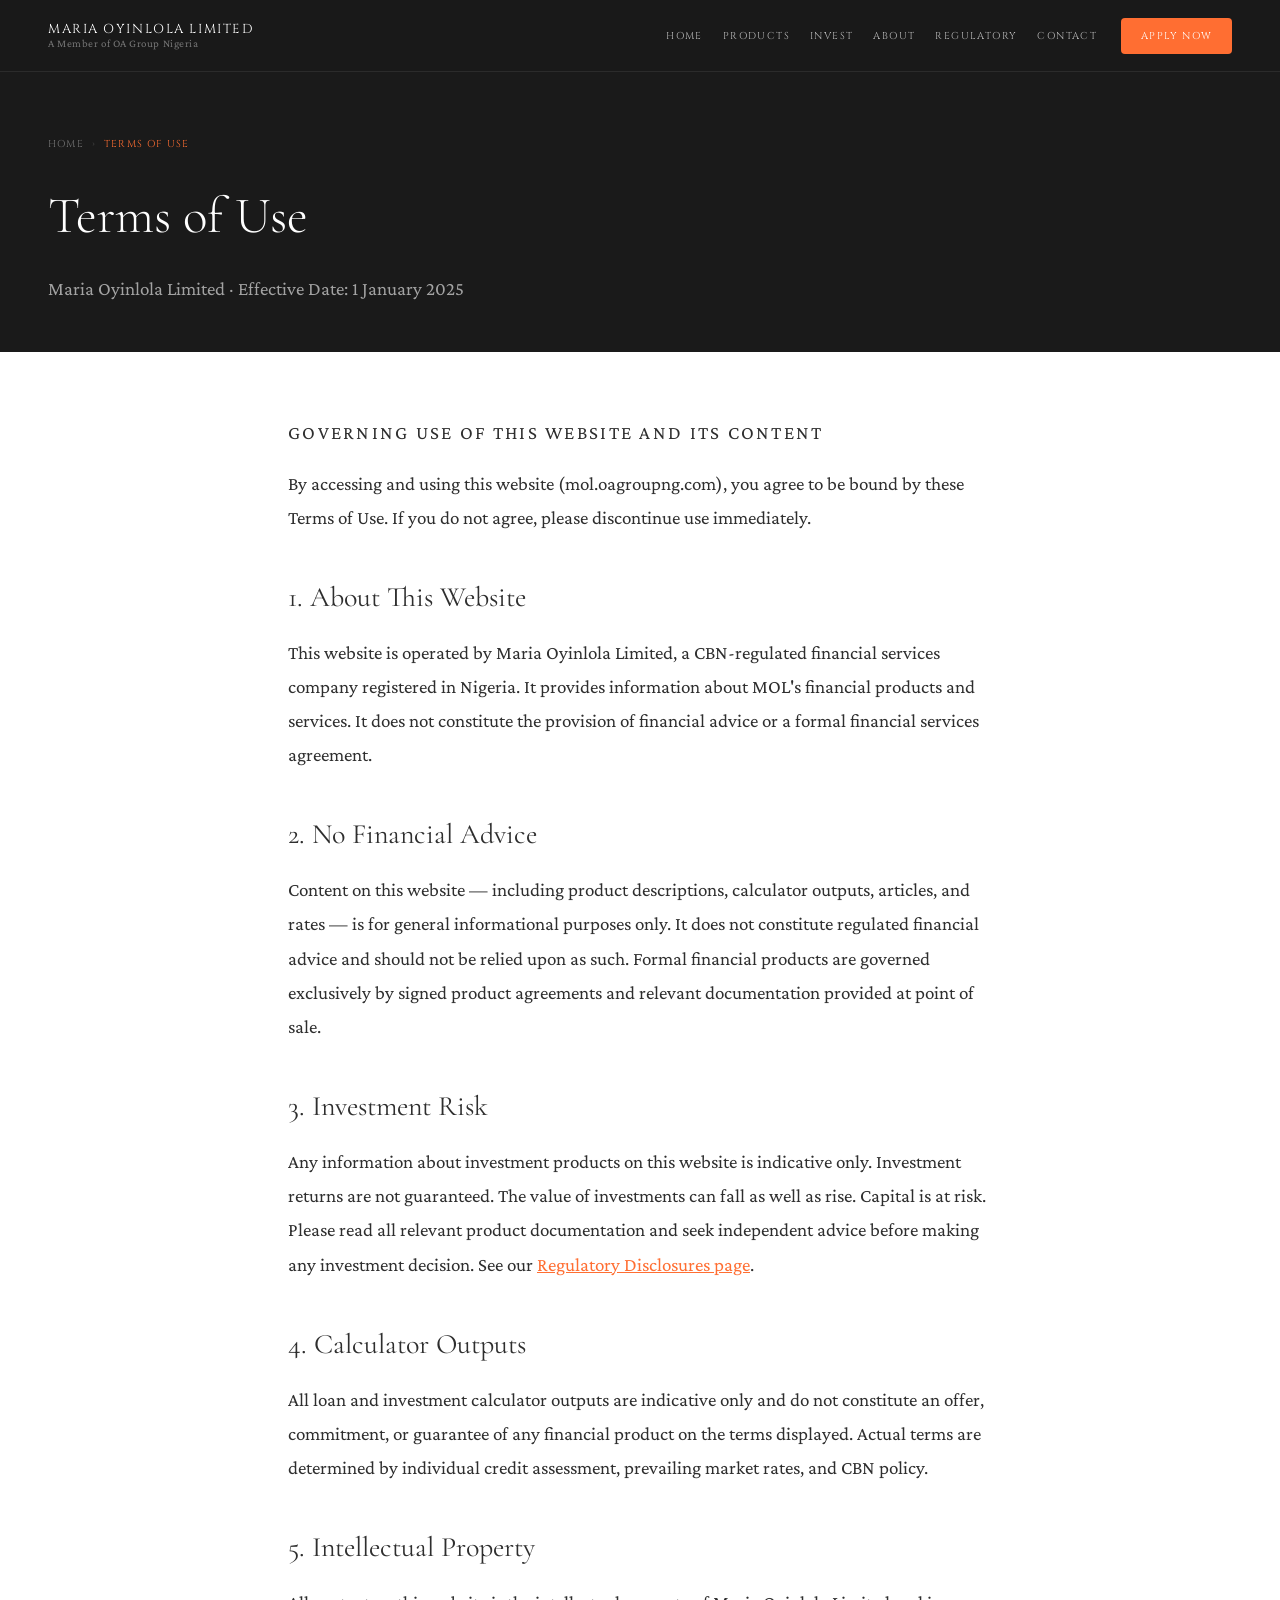
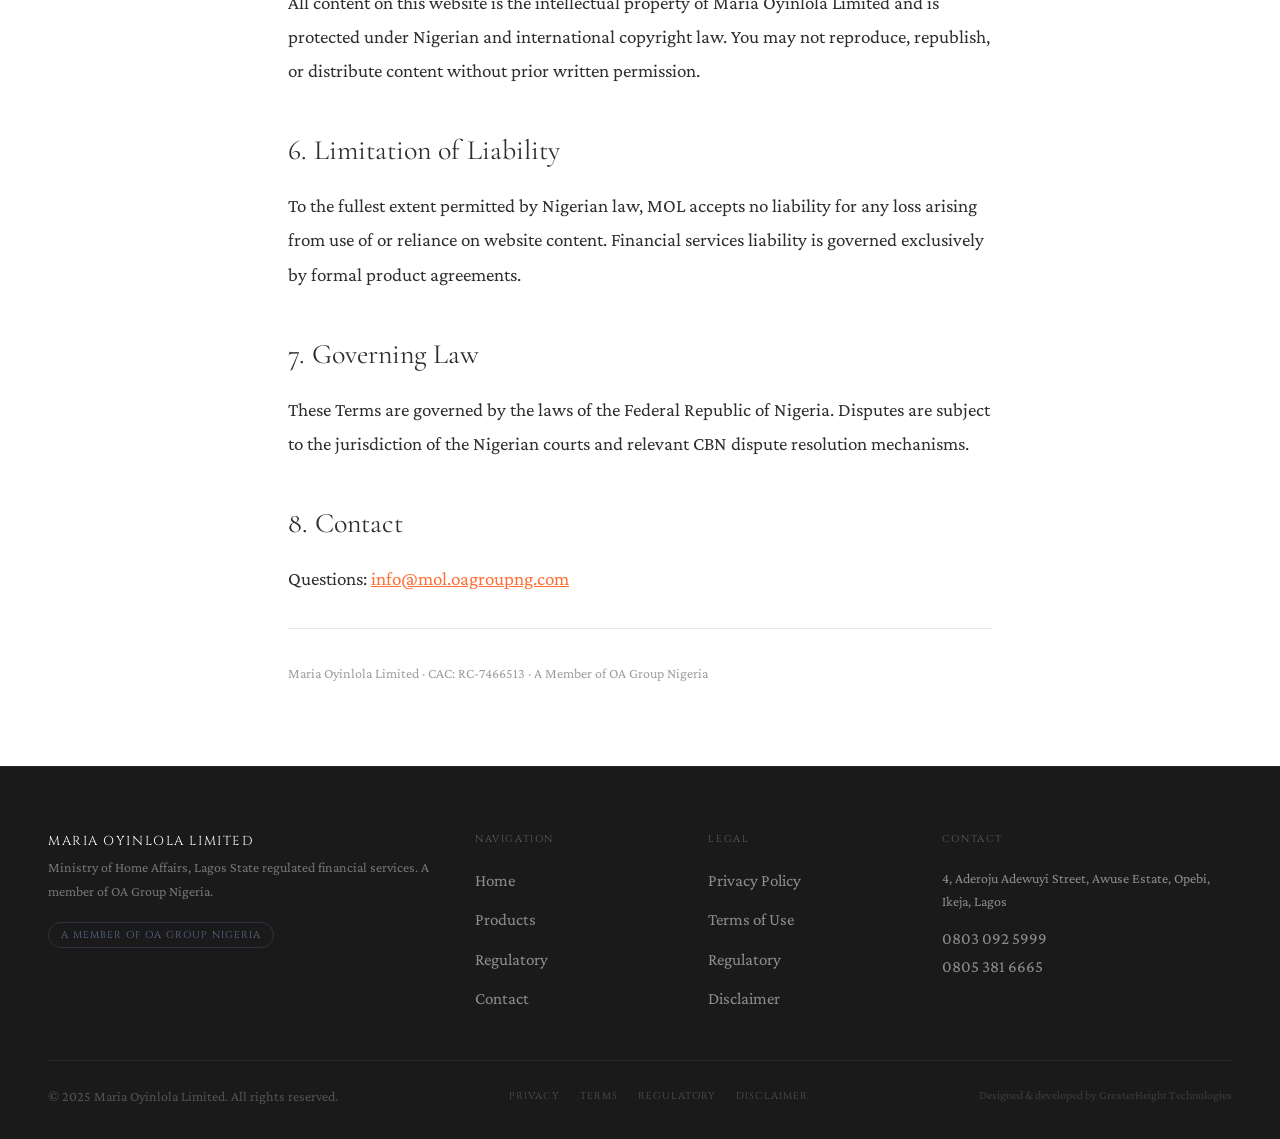
<file: terms/index.html>
<!DOCTYPE html>
<html lang="en"><head><meta charset="UTF-8"><meta name="viewport" content="width=device-width, initial-scale=1.0"><title>Terms of Use — Maria Oyinlola Limited</title><meta name="description" content="Terms of use for the MOL website and financial services. Governing access, information, and interaction with Maria Oyinlola Limited."><link rel="canonical" href="https://mol.oagroupng.com/terms/"><link rel="preconnect" href="https://fonts.googleapis.com"><link rel="preconnect" href="https://fonts.gstatic.com" crossorigin><link href="https://fonts.googleapis.com/css2?family=Cinzel:wght@400;600;700&family=Cormorant+Garamond:ital,wght@0,300;0,400;0,600;1,300;1,400&family=Crimson+Pro:ital,wght@0,300;0,400;0,500;0,600;1,300;1,400&display=swap" rel="stylesheet"><link rel="stylesheet" href="/css/variables.css"><link rel="stylesheet" href="/css/styles.css"><link rel="stylesheet" href="/css/responsive.css"><style>.legal-hero{background:var(--dark-bg);padding-top:calc(var(--nav-height) + var(--sp-16));padding-bottom:var(--sp-12);}.legal-body{max-width:800px;margin:0 auto;padding:var(--sp-16) var(--gutter);}.legal-body h2{font-family:var(--font-display);font-size:var(--text-2xl);color:var(--grey-800);margin:var(--sp-10) 0 var(--sp-4);font-weight:400;}.legal-body p{font-family:var(--font-body);font-size:var(--text-lg);color:var(--grey-800);line-height:1.8;margin-bottom:var(--sp-4);max-width:none;}.legal-body ul{margin:var(--sp-4) 0 var(--sp-6) var(--sp-6);}.legal-body ul li{font-family:var(--font-body);font-size:var(--text-lg);color:var(--grey-800);line-height:1.8;margin-bottom:var(--sp-2);list-style:disc;}.legal-body a{color:var(--mol-orange);text-decoration:underline;}.legal-meta{font-family:var(--font-label);font-size:10px;letter-spacing:0.12em;text-transform:uppercase;color:var(--grey-400);margin-bottom:var(--sp-8);}.legal-divider{border:none;border-top:1px solid var(--grey-100);margin:var(--sp-8) 0;}</style></head><body>
<a href="#main" class="skip-link">Skip to main content</a>
<nav class="nav" id="mainNav" role="navigation" aria-label="Main navigation"><div class="nav__inner"><a href="/" class="nav__logo"><span class="nav__logo-name">Maria Oyinlola Limited</span><span class="nav__logo-sub">A Member of OA Group Nigeria</span></a><div class="nav__links"><a href="/" class="nav__link">Home</a><a href="/products/" class="nav__link">Products</a><a href="/invest/" class="nav__link">Invest</a><a href="/about/" class="nav__link">About</a><a href="/regulatory/" class="nav__link">Regulatory</a><a href="/contact/" class="nav__link">Contact</a></div><a href="/contact/" class="nav__cta">Apply Now</a><button class="nav__hamburger" id="navHamburger" aria-label="Open menu" aria-expanded="false" aria-controls="mobileMenu"><span></span><span></span><span></span></button></div></nav>
<div class="nav__mobile" id="mobileMenu"><a href="/" class="nav__link">Home</a><a href="/products/" class="nav__link">Products</a><a href="/invest/" class="nav__link">Invest</a><a href="/regulatory/" class="nav__link">Regulatory</a><a href="/contact/" class="nav__link">Contact</a><a href="/contact/" class="nav__cta" style="margin-top:var(--sp-4);">Apply Now</a></div>
<main id="main">
<section class="legal-hero"><div class="container"><nav aria-label="Breadcrumb" class="breadcrumb"><a href="/">Home</a><span class="breadcrumb__sep">›</span><span class="breadcrumb__current">Terms of Use</span></nav><h1 style="font-family:var(--font-display);font-weight:300;font-size:clamp(2rem,4vw,3.5rem);color:var(--white);margin-bottom:var(--sp-4);">Terms of Use</h1><p style="font-family:var(--font-body);color:rgba(255,255,255,0.6);font-size:var(--text-lg);">Maria Oyinlola Limited · Effective Date: 1 January 2025</p></div></section>
<article class="legal-body">
<p class="legal-meta">Governing use of this website and its content</p>
<p>By accessing and using this website (mol.oagroupng.com), you agree to be bound by these Terms of Use. If you do not agree, please discontinue use immediately.</p>
<h2>1. About This Website</h2>
<p>This website is operated by Maria Oyinlola Limited, a CBN-regulated financial services company registered in Nigeria. It provides information about MOL's financial products and services. It does not constitute the provision of financial advice or a formal financial services agreement.</p>
<h2>2. No Financial Advice</h2>
<p>Content on this website — including product descriptions, calculator outputs, articles, and rates — is for general informational purposes only. It does not constitute regulated financial advice and should not be relied upon as such. Formal financial products are governed exclusively by signed product agreements and relevant documentation provided at point of sale.</p>
<h2>3. Investment Risk</h2>
<p>Any information about investment products on this website is indicative only. Investment returns are not guaranteed. The value of investments can fall as well as rise. Capital is at risk. Please read all relevant product documentation and seek independent advice before making any investment decision. See our <a href="/regulatory/">Regulatory Disclosures page</a>.</p>
<h2>4. Calculator Outputs</h2>
<p>All loan and investment calculator outputs are indicative only and do not constitute an offer, commitment, or guarantee of any financial product on the terms displayed. Actual terms are determined by individual credit assessment, prevailing market rates, and CBN policy.</p>
<h2>5. Intellectual Property</h2>
<p>All content on this website is the intellectual property of Maria Oyinlola Limited and is protected under Nigerian and international copyright law. You may not reproduce, republish, or distribute content without prior written permission.</p>
<h2>6. Limitation of Liability</h2>
<p>To the fullest extent permitted by Nigerian law, MOL accepts no liability for any loss arising from use of or reliance on website content. Financial services liability is governed exclusively by formal product agreements.</p>
<h2>7. Governing Law</h2>
<p>These Terms are governed by the laws of the Federal Republic of Nigeria. Disputes are subject to the jurisdiction of the Nigerian courts and relevant CBN dispute resolution mechanisms.</p>
<h2>8. Contact</h2>
<p>Questions: <a href="mailto:info@mol.oagroupng.com">info@mol.oagroupng.com</a></p>
<hr class="legal-divider">
<p style="font-size:var(--text-sm);color:var(--grey-400);">Maria Oyinlola Limited · CAC: RC-7466513 · A Member of OA Group Nigeria</p>
</article>
</main>
<footer class="footer" role="contentinfo"><div class="container"><div class="footer__grid"><div><div class="footer__brand-name">Maria Oyinlola Limited</div><p class="footer__desc">Ministry of Home Affairs, Lagos State regulated financial services. A member of OA Group Nigeria.</p><a href="https://oagroupng.com" class="footer__group-badge" target="_blank" rel="noopener">A Member of OA Group Nigeria</a></div><div><div class="footer__col-title">Navigation</div><nav class="footer__links"><a href="/" class="footer__link">Home</a><a href="/products/" class="footer__link">Products</a><a href="/regulatory/" class="footer__link">Regulatory</a><a href="/contact/" class="footer__link">Contact</a></nav></div><div><div class="footer__col-title">Legal</div><nav class="footer__links"><a href="/privacy/" class="footer__link">Privacy Policy</a><a href="/terms/" class="footer__link">Terms of Use</a><a href="/regulatory/" class="footer__link">Regulatory</a><a href="/disclaimer/" class="footer__link">Disclaimer</a></nav></div><div><div class="footer__col-title">Contact</div><address style="font-style:normal;"><p class="footer__contact-item">4, Aderoju Adewuyi Street, Awuse Estate, Opebi, Ikeja, Lagos</p><p class="footer__contact-item"><a href="tel:+2348030925999" class="footer__link">0803 092 5999</a><br><a href="tel:+2348053816665" class="footer__link">0805 381 6665</a></p></address></div></div><div class="footer__bottom"><p class="footer__copy">© 2025 Maria Oyinlola Limited. All rights reserved.</p><nav class="footer__legal"><a href="/privacy/">Privacy</a><a href="/terms/">Terms</a><a href="/regulatory/">Regulatory</a><a href="/disclaimer/">Disclaimer</a></nav><p class="footer__dev">Designed & developed by GreaterHeight Technologies</p></div></div></footer>
<script src="/js/navigation.js" defer></script><script src="/js/main.js" defer></script>
</body></html>
</file>
<file: css/variables.css>
/* ============================================================
   MOL — Maria Oyinlola Limited — CSS Custom Properties
   Primary: #707070 | Accent: #FF6E32 | Support: #D9D9D9
   ============================================================ */
:root {
  --mol-grey:       #707070;
  --mol-grey-dark:  #4A4A4A;
  --mol-grey-mid:   #5C5C5C;
  --mol-grey-light: #D9D9D9;
  --mol-orange:     #FF6E32;
  --mol-orange-dark:#E05A20;
  --mol-orange-pale:#FFF0E8;
  --dark-bg:        #1A1A1A;
  --dark-mid:       #242424;
  --dark-card:      #2E2E2E;
  --white:          #FFFFFF;
  --off-white:      #F8F7F5;
  --grey-50:        #F5F5F5;
  --grey-100:       #E8E8E8;
  --grey-200:       #D0D0D0;
  --grey-400:       #9E9E9E;
  --grey-600:       #616161;
  --grey-700:       #424242;
  --grey-800:       #2E2E2E;
  --group-blue:     #5C6C94;
  --font-display:   'Cormorant Garamond', Georgia, serif;
  --font-label:     'Cinzel', 'Times New Roman', serif;
  --font-body:      'Crimson Pro', Georgia, serif;
  --text-xs:   0.75rem;    --text-sm:   0.875rem;
  --text-base: 1.0625rem;  --text-lg:   1.1875rem;
  --text-xl:   1.375rem;   --text-2xl:  1.75rem;
  --text-3xl:  2.25rem;    --text-4xl:  2.875rem;
  --text-5xl:  3.75rem;    --text-6xl:  5rem;
  --sp-1:0.25rem; --sp-2:0.5rem;  --sp-3:0.75rem; --sp-4:1rem;
  --sp-5:1.25rem; --sp-6:1.5rem;  --sp-8:2rem;    --sp-10:2.5rem;
  --sp-12:3rem;   --sp-16:4rem;   --sp-20:5rem;   --sp-24:6rem;
  --nav-height: 72px;
  --max-width:  1280px;
  --gutter:     clamp(1.25rem, 5vw, 3rem);
  --radius-sm:  4px;  --radius-md: 8px;
  --radius-lg:  12px; --radius-xl: 20px; --radius-full: 999px;
  --shadow-sm: 0 1px 3px rgba(0,0,0,0.08);
  --shadow-md: 0 4px 16px rgba(0,0,0,0.10);
  --shadow-lg: 0 8px 32px rgba(0,0,0,0.12);
  --duration-fast: 0.15s;
  --duration:      0.25s;
  --ease:          cubic-bezier(0.4, 0, 0.2, 1);
}
</file>
<file: css/styles.css>
/* ============================================================
   MOL — Maria Oyinlola Limited — Core Styles
   ============================================================ */
*,*::before,*::after{box-sizing:border-box;margin:0;padding:0;}
html{scroll-behavior:smooth;-webkit-text-size-adjust:100%;}
body{font-family:var(--font-body);background:var(--white);color:var(--grey-800);line-height:1.6;}
img{max-width:100%;height:auto;display:block;}
a{color:inherit;text-decoration:none;}
button{cursor:pointer;font-family:inherit;border:none;background:none;}

.skip-link{position:absolute;top:-100px;left:0;z-index:1000;background:var(--mol-orange);color:var(--white);padding:0.75rem 1.5rem;font-family:var(--font-label);font-size:11px;letter-spacing:0.1em;}
.skip-link:focus{top:0;}

.container{width:100%;max-width:var(--max-width);margin:0 auto;padding:0 var(--gutter);}
.section{padding-block:var(--sp-20);}
.section--lg{padding-block:var(--sp-24);}

/* Navigation */
.nav{position:fixed;top:0;left:0;right:0;z-index:900;height:var(--nav-height);background:rgba(26,26,26,0.98);backdrop-filter:blur(12px);border-bottom:1px solid rgba(255,255,255,0.08);}
.nav__inner{display:flex;align-items:center;gap:var(--sp-6);height:100%;padding:0 var(--gutter);max-width:var(--max-width);margin:0 auto;}
.nav__logo{display:flex;flex-direction:column;line-height:1;text-decoration:none;}
.nav__logo-name{font-family:var(--font-label);font-size:13px;letter-spacing:0.12em;text-transform:uppercase;color:var(--white);}
.nav__logo-sub{font-family:var(--font-body);font-size:11px;color:rgba(255,255,255,0.4);letter-spacing:0.05em;margin-top:2px;}
.nav__links{display:flex;align-items:center;gap:var(--sp-5);margin-left:auto;}
.nav__link{font-family:var(--font-label);font-size:10px;letter-spacing:0.14em;text-transform:uppercase;color:rgba(255,255,255,0.7);transition:color var(--duration-fast);}
.nav__link:hover,.nav__link--active{color:var(--mol-orange);}
.nav__login{font-family:var(--font-label);font-size:10px;letter-spacing:0.12em;text-transform:uppercase;color:rgba(255,255,255,0.5);border:1px solid rgba(255,255,255,0.2);padding:0.5rem 1rem;border-radius:var(--radius-sm);transition:all var(--duration-fast);}
.nav__login:hover{color:var(--white);border-color:rgba(255,255,255,0.5);}
.nav__cta{font-family:var(--font-label);font-size:10px;letter-spacing:0.12em;text-transform:uppercase;background:var(--mol-orange);color:var(--white);padding:0.625rem 1.25rem;border-radius:var(--radius-sm);transition:background var(--duration-fast);flex-shrink:0;}
.nav__cta:hover{background:var(--mol-orange-dark);}
.nav__hamburger{display:none;flex-direction:column;gap:5px;padding:0.5rem;margin-left:var(--sp-3);}
.nav__hamburger span{display:block;width:22px;height:2px;background:rgba(255,255,255,0.8);border-radius:2px;transition:all var(--duration);}
.nav__mobile{display:none;position:fixed;inset:0;top:var(--nav-height);background:var(--dark-bg);z-index:800;flex-direction:column;padding:var(--sp-6) var(--gutter);gap:var(--sp-4);overflow-y:auto;}
.nav__mobile.open{display:flex;}

.breadcrumb{font-family:var(--font-label);font-size:10px;letter-spacing:0.12em;text-transform:uppercase;display:flex;align-items:center;gap:var(--sp-2);color:rgba(255,255,255,0.4);margin-bottom:var(--sp-6);}
.breadcrumb a{color:rgba(255,255,255,0.4);transition:color var(--duration-fast);}
.breadcrumb a:hover{color:var(--mol-orange);}
.breadcrumb__sep{color:rgba(255,255,255,0.25);}
.breadcrumb__current{color:var(--mol-orange);}

/* Buttons */
.btn{display:inline-flex;align-items:center;gap:var(--sp-2);font-family:var(--font-label);font-size:11px;letter-spacing:0.12em;text-transform:uppercase;padding:0.875rem 2rem;border-radius:var(--radius-sm);transition:all var(--duration-fast);cursor:pointer;text-decoration:none;white-space:nowrap;}
.btn-orange{background:var(--mol-orange);color:var(--white);}
.btn-orange:hover{background:var(--mol-orange-dark);}
.btn-outline{background:transparent;color:var(--white);border:1px solid rgba(255,255,255,0.3);}
.btn-outline:hover{border-color:var(--mol-orange);color:var(--mol-orange);}
.btn-secondary{background:transparent;color:var(--mol-grey-dark);border:1px solid var(--grey-200);}
.btn-secondary:hover{background:var(--mol-orange-pale);border-color:var(--mol-orange);color:var(--mol-orange);}
.btn-dark{background:var(--dark-bg);color:var(--white);}
.btn-dark:hover{background:var(--grey-800);}

/* Typography */
.section-label{font-family:var(--font-label);font-size:10px;letter-spacing:0.16em;text-transform:uppercase;color:var(--mol-orange);display:block;margin-bottom:var(--sp-4);}
.section-title{font-family:var(--font-display);font-size:clamp(var(--text-3xl),4vw,var(--text-5xl));font-weight:300;color:var(--grey-800);line-height:1.1;margin-bottom:var(--sp-6);max-width:20ch;}
.section-title--light{color:var(--white);}
.section-body{font-family:var(--font-body);font-size:var(--text-lg);color:var(--grey-600);line-height:1.75;max-width:55ch;}
.lead{font-family:var(--font-body);font-size:var(--text-xl);color:var(--grey-600);line-height:1.7;max-width:60ch;}

.two-col{display:grid;grid-template-columns:1fr 1fr;gap:clamp(var(--sp-10),5vw,var(--sp-20));align-items:start;}
.two-col--wide{grid-template-columns:1.4fr 1fr;}

/* Trust badges */
.trust-badge{display:inline-flex;align-items:center;gap:var(--sp-2);font-family:var(--font-label);font-size:10px;letter-spacing:0.12em;text-transform:uppercase;padding:0.4rem 0.875rem;border-radius:var(--radius-full);border:1px solid;}
.trust-badge--reg{border-color:rgba(255,110,50,0.4);color:var(--mol-orange);background:rgba(255,110,50,0.08);}
.trust-badge--cac{border-color:rgba(255,255,255,0.25);color:rgba(255,255,255,0.6);}
.trust-badge--group{border-color:rgba(92,108,148,0.4);color:#AAB4C8;background:rgba(92,108,148,0.08);}
.trust-badge__dot{width:6px;height:6px;border-radius:50%;background:currentColor;flex-shrink:0;}

/* Segments */
.segments-grid{display:grid;grid-template-columns:repeat(5,1fr);gap:var(--sp-4);}
.segment-card{padding:var(--sp-6) var(--sp-4);border:1px solid var(--grey-100);border-radius:var(--radius-lg);text-align:center;cursor:pointer;transition:all var(--duration);}
.segment-card:hover{border-color:var(--mol-orange);background:var(--mol-orange-pale);}
.segment-card__icon{font-size:2rem;margin-bottom:var(--sp-3);}
.segment-card__name{font-family:var(--font-display);font-size:var(--text-lg);font-weight:400;color:var(--grey-800);margin-bottom:var(--sp-2);}
.segment-card__desc{font-family:var(--font-body);font-size:var(--text-sm);color:var(--grey-400);line-height:1.5;}

/* Products */
.products-grid{display:grid;grid-template-columns:repeat(3,1fr);gap:var(--sp-6);}
.product-card{border-radius:var(--radius-lg);border:1px solid var(--grey-100);overflow:hidden;background:var(--white);transition:transform var(--duration) var(--ease),box-shadow var(--duration) var(--ease);}
.product-card:hover{transform:translateY(-4px);box-shadow:var(--shadow-md);}
.product-card__header{padding:var(--sp-8) var(--sp-6);}
.product-card__icon{font-size:2rem;margin-bottom:var(--sp-4);}
.product-card__cat{font-family:var(--font-label);font-size:10px;letter-spacing:0.14em;text-transform:uppercase;color:var(--mol-orange);margin-bottom:var(--sp-3);}
.product-card__name{font-family:var(--font-display);font-size:var(--text-2xl);font-weight:400;color:var(--white);line-height:1.2;}
.product-card__body{padding:var(--sp-6);}
.product-card__desc{font-family:var(--font-body);font-size:var(--text-base);color:var(--grey-600);line-height:1.7;margin-bottom:var(--sp-4);}
.product-card__link{font-family:var(--font-label);font-size:11px;letter-spacing:0.1em;text-transform:uppercase;color:var(--mol-orange);display:inline-flex;align-items:center;gap:var(--sp-2);transition:gap var(--duration-fast);}
.product-card__link:hover{gap:var(--sp-3);}

/* Calculator */
.calculator{background:var(--dark-mid);border-radius:var(--radius-xl);padding:var(--sp-10);}
.calc-tabs{display:flex;gap:var(--sp-2);margin-bottom:var(--sp-8);}
.calc-tab{font-family:var(--font-label);font-size:10px;letter-spacing:0.12em;text-transform:uppercase;padding:0.5rem 1.25rem;border-radius:var(--radius-full);border:1px solid rgba(255,255,255,0.2);color:rgba(255,255,255,0.5);cursor:pointer;transition:all var(--duration-fast);background:none;}
.calc-tab.active{background:var(--mol-orange);border-color:var(--mol-orange);color:var(--white);}
.calc-panel{display:none;}
.calc-panel.active{display:block;}
.calc-row{display:grid;grid-template-columns:1fr 1fr;gap:var(--sp-6);margin-bottom:var(--sp-6);}
.calc-field label{font-family:var(--font-label);font-size:10px;letter-spacing:0.12em;text-transform:uppercase;color:rgba(255,255,255,0.5);display:block;margin-bottom:var(--sp-2);}
.calc-field input,.calc-field select{width:100%;background:rgba(255,255,255,0.08);border:1px solid rgba(255,255,255,0.12);border-radius:var(--radius-sm);padding:0.75rem 1rem;font-family:var(--font-body);font-size:var(--text-lg);color:var(--white);transition:border-color var(--duration-fast);}
.calc-field input:focus,.calc-field select:focus{outline:none;border-color:var(--mol-orange);}
.calc-field select option{background:var(--dark-bg);}
.calc-result{background:rgba(255,110,50,0.1);border:1px solid rgba(255,110,50,0.25);border-radius:var(--radius-md);padding:var(--sp-6);margin-top:var(--sp-6);}
.calc-result__label{font-family:var(--font-label);font-size:10px;letter-spacing:0.12em;text-transform:uppercase;color:var(--mol-orange);margin-bottom:var(--sp-2);}
.calc-result__value{font-family:var(--font-display);font-size:var(--text-4xl);font-weight:300;color:var(--white);}
.calc-result__note{font-family:var(--font-body);font-size:var(--text-sm);color:rgba(255,255,255,0.4);margin-top:var(--sp-2);font-style:italic;}

/* Blog */
.blog-grid{display:grid;grid-template-columns:repeat(3,1fr);gap:var(--sp-6);}
.blog-card{border-radius:var(--radius-lg);overflow:hidden;background:var(--white);border:1px solid var(--grey-100);transition:transform var(--duration) var(--ease),box-shadow var(--duration) var(--ease);}
.blog-card:hover{transform:translateY(-4px);box-shadow:var(--shadow-md);}
.blog-card__img{aspect-ratio:16/9;}
.blog-card__body{padding:var(--sp-6);}
.blog-card__cat{font-family:var(--font-label);font-size:10px;letter-spacing:0.14em;text-transform:uppercase;color:var(--mol-orange);display:block;margin-bottom:var(--sp-3);}
.blog-card__title{font-family:var(--font-display);font-size:var(--text-xl);font-weight:400;color:var(--grey-800);margin-bottom:var(--sp-3);line-height:1.3;}
.blog-card__excerpt{font-family:var(--font-body);font-size:var(--text-base);color:var(--grey-600);line-height:1.65;margin-bottom:var(--sp-4);}
.blog-card__meta{font-family:var(--font-label);font-size:10px;letter-spacing:0.1em;text-transform:uppercase;color:var(--grey-400);display:flex;gap:var(--sp-3);margin-bottom:var(--sp-4);}
.blog-card__link{font-family:var(--font-label);font-size:11px;letter-spacing:0.1em;text-transform:uppercase;color:var(--mol-orange);display:inline-flex;align-items:center;gap:var(--sp-2);transition:gap var(--duration-fast);}
.blog-card__link:hover{gap:var(--sp-3);}

/* CTA Banner */
.cta-banner{background:linear-gradient(135deg,var(--mol-grey-dark) 0%,var(--dark-bg) 100%);padding:var(--sp-20) 0;text-align:center;}
.cta-banner__content{max-width:700px;margin:0 auto;padding:0 var(--gutter);}
.cta-banner__title{font-family:var(--font-display);font-size:clamp(var(--text-3xl),4vw,var(--text-5xl));font-weight:300;color:var(--white);margin-bottom:var(--sp-4);}
.cta-banner__sub{font-family:var(--font-body);font-size:var(--text-xl);color:rgba(255,255,255,0.6);margin-bottom:var(--sp-10);font-weight:300;line-height:1.7;}
.cta-banner__actions{display:flex;gap:var(--sp-4);justify-content:center;flex-wrap:wrap;}

/* Cross-referral */
.cross-referral{background:var(--off-white);border-radius:var(--radius-xl);padding:var(--sp-8) var(--sp-10);display:flex;align-items:center;justify-content:space-between;gap:var(--sp-8);flex-wrap:wrap;}
.cross-referral__text{font-family:var(--font-body);font-size:var(--text-lg);color:var(--grey-700);line-height:1.6;}

/* Forms */
.form-group{margin-bottom:var(--sp-5);}
.form-label{font-family:var(--font-label);font-size:10px;letter-spacing:0.12em;text-transform:uppercase;color:var(--grey-600);display:block;margin-bottom:var(--sp-2);}
.form-input,.form-select,.form-textarea{width:100%;padding:0.875rem 1rem;border:1px solid var(--grey-200);border-radius:var(--radius-sm);font-family:var(--font-body);font-size:var(--text-base);color:var(--grey-800);background:var(--white);transition:border-color var(--duration-fast);}
.form-input:focus,.form-select:focus,.form-textarea:focus{outline:none;border-color:var(--mol-orange);}
.form-textarea{min-height:140px;resize:vertical;}
.form-row-2{display:grid;grid-template-columns:1fr 1fr;gap:var(--sp-5);}
.form-checkbox{display:flex;align-items:flex-start;gap:var(--sp-3);}
.form-checkbox-label{font-family:var(--font-body);font-size:var(--text-base);color:var(--grey-600);line-height:1.6;}
.form-error{font-family:var(--font-body);font-size:var(--text-sm);color:#c62828;margin-top:var(--sp-1);display:none;}
.form-group.error .form-error{display:block;}
.form-group.error .form-input,.form-group.error .form-select,.form-group.error .form-textarea{border-color:#c62828;}

/* Footer */
.footer{background:var(--dark-bg);padding-block:var(--sp-16) var(--sp-8);border-top:1px solid rgba(255,255,255,0.06);}
.footer__grid{display:grid;grid-template-columns:2fr 1fr 1fr 1.5fr;gap:var(--sp-10);margin-bottom:var(--sp-12);}
.footer__brand-name{font-family:var(--font-label);font-size:13px;letter-spacing:0.12em;text-transform:uppercase;color:var(--white);margin-bottom:var(--sp-1);}
.footer__brand-tag{font-family:var(--font-body);font-size:var(--text-sm);color:var(--mol-orange);margin-bottom:var(--sp-4);font-style:italic;}
.footer__desc{font-family:var(--font-body);font-size:var(--text-sm);color:rgba(255,255,255,0.4);line-height:1.7;margin-bottom:var(--sp-4);}
.footer__group-badge{display:inline-flex;align-items:center;gap:var(--sp-2);font-family:var(--font-label);font-size:10px;letter-spacing:0.1em;text-transform:uppercase;color:var(--group-blue);border:1px solid rgba(92,108,148,0.3);border-radius:var(--radius-full);padding:0.25rem 0.75rem;transition:color var(--duration-fast);margin-bottom:var(--sp-2);}
.footer__group-badge:hover{color:#AAB4C8;}
.footer__cac{font-family:var(--font-label);font-size:10px;letter-spacing:0.1em;text-transform:uppercase;color:rgba(255,255,255,0.2);}
.footer__col-title{font-family:var(--font-label);font-size:10px;letter-spacing:0.16em;text-transform:uppercase;color:rgba(255,255,255,0.3);margin-bottom:var(--sp-5);}
.footer__links{display:flex;flex-direction:column;gap:var(--sp-3);}
.footer__link{font-family:var(--font-body);font-size:var(--text-base);color:rgba(255,255,255,0.5);transition:color var(--duration-fast);}
.footer__link:hover{color:var(--mol-orange);}
.footer__contact-item{font-family:var(--font-body);font-size:var(--text-sm);color:rgba(255,255,255,0.5);line-height:1.65;margin-bottom:var(--sp-3);}
.footer__socials{display:flex;gap:var(--sp-3);margin-top:var(--sp-5);}
.footer__social{font-family:var(--font-label);font-size:11px;letter-spacing:0.06em;width:34px;height:34px;display:flex;align-items:center;justify-content:center;border:1px solid rgba(255,255,255,0.15);border-radius:var(--radius-sm);color:rgba(255,255,255,0.5);transition:all var(--duration-fast);}
.footer__social:hover{border-color:var(--mol-orange);color:var(--mol-orange);}
.footer__bottom{border-top:1px solid rgba(255,255,255,0.06);padding-top:var(--sp-6);display:flex;align-items:center;justify-content:space-between;flex-wrap:wrap;gap:var(--sp-4);}
.footer__copy{font-family:var(--font-body);font-size:var(--text-sm);color:rgba(255,255,255,0.25);}
.footer__legal{display:flex;gap:var(--sp-5);}
.footer__legal a{font-family:var(--font-label);font-size:10px;letter-spacing:0.1em;text-transform:uppercase;color:rgba(255,255,255,0.25);transition:color var(--duration-fast);}
.footer__legal a:hover{color:var(--mol-orange);}
.footer__dev{font-family:var(--font-body);font-size:var(--text-xs);color:rgba(255,255,255,0.15);}

/* Cookie */
.cookie-banner{position:fixed;bottom:0;left:0;right:0;z-index:800;background:var(--dark-bg);border-top:1px solid rgba(255,255,255,0.08);padding:var(--sp-4) var(--gutter);display:flex;align-items:center;justify-content:space-between;gap:var(--sp-8);flex-wrap:wrap;}
.cookie-banner--hidden{display:none;}
.cookie-banner__text{font-family:var(--font-body);font-size:var(--text-sm);color:rgba(255,255,255,0.6);}
.cookie-banner__actions{display:flex;gap:var(--sp-3);flex-shrink:0;}

/* Scroll-reveal */
.reveal{opacity:0;transform:translateY(24px);transition:opacity 0.6s var(--ease),transform 0.6s var(--ease);}
.reveal.visible{opacity:1;transform:none;}
.reveal--delay-1{transition-delay:0.1s;}
.reveal--delay-2{transition-delay:0.2s;}
.reveal--delay-3{transition-delay:0.3s;}
.reveal--delay-4{transition-delay:0.4s;}
</file>
<file: css/animations.css>
/* MOL — Animations */
@keyframes fadeUp { from { opacity:0; transform:translateY(32px); } to { opacity:1; transform:none; } }
@keyframes fadeIn { from { opacity:0; } to { opacity:1; } }
@keyframes pulse { 0%,100% { opacity:1; } 50% { opacity:0.6; } }
.animate-fade-up { animation: fadeUp 0.7s var(--ease) both; }
.animate-fade-in { animation: fadeIn 0.5s var(--ease) both; }
</file>
<file: css/responsive.css>
/* MOL — Responsive */
@media (max-width: 1280px) { .segments-grid { grid-template-columns: repeat(3,1fr); } }
@media (max-width: 1024px) {
  .two-col, .two-col--wide { grid-template-columns: 1fr; }
  .products-grid { grid-template-columns: repeat(2,1fr); }
  .blog-grid { grid-template-columns: repeat(2,1fr); }
  .footer__grid { grid-template-columns: 1fr 1fr; }
  .nav__links { display: none; }
  .nav__login { display: none; }
  .nav__hamburger { display: flex; }
  .calc-row { grid-template-columns: 1fr; }
}
@media (max-width: 768px) {
  .products-grid { grid-template-columns: 1fr; }
  .blog-grid { grid-template-columns: 1fr; }
  .segments-grid { grid-template-columns: repeat(2,1fr); }
  .footer__grid { grid-template-columns: 1fr; }
  .cross-referral { flex-direction: column; align-items: flex-start; }
  .form-row-2 { grid-template-columns: 1fr; }
  .cta-banner__actions { flex-direction: column; align-items: center; }
  .footer__bottom { flex-direction: column; align-items: flex-start; }
}
@media (max-width: 480px) {
  .segments-grid { grid-template-columns: 1fr 1fr; }
}
</file>
